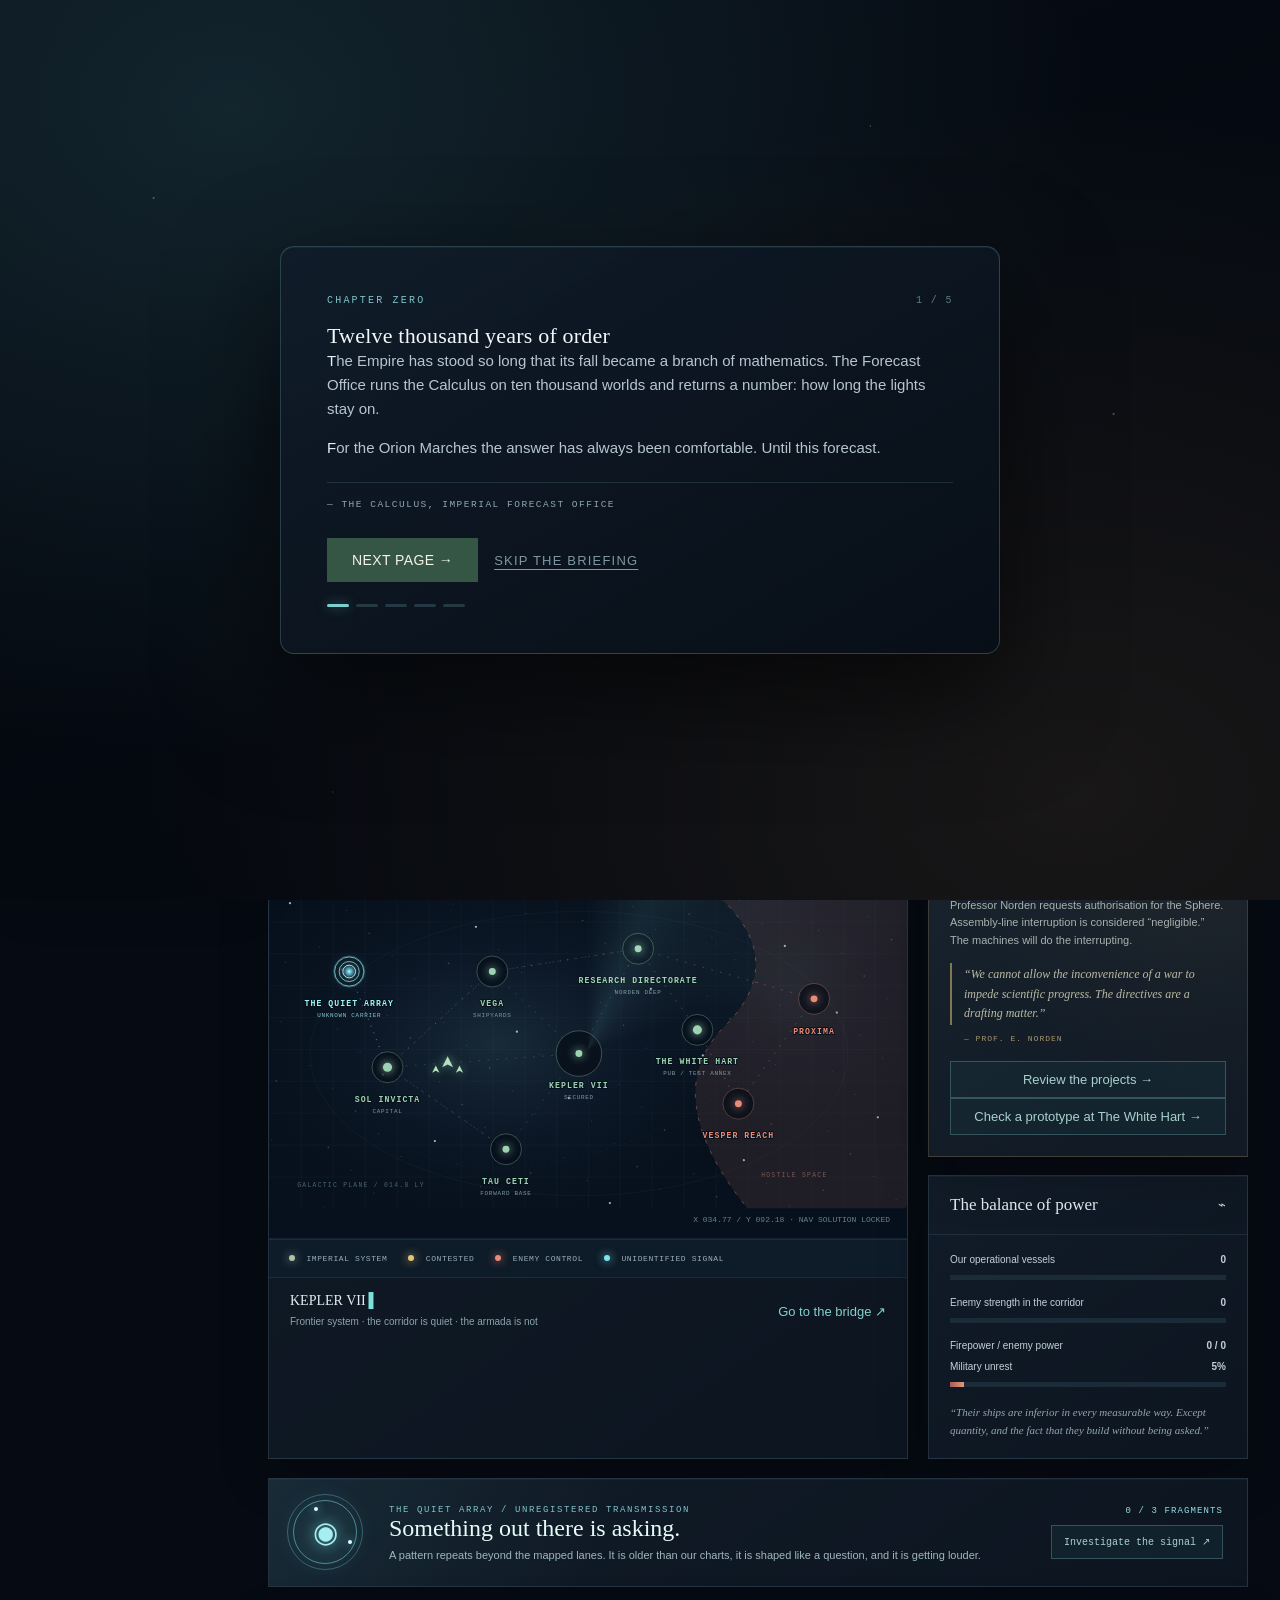
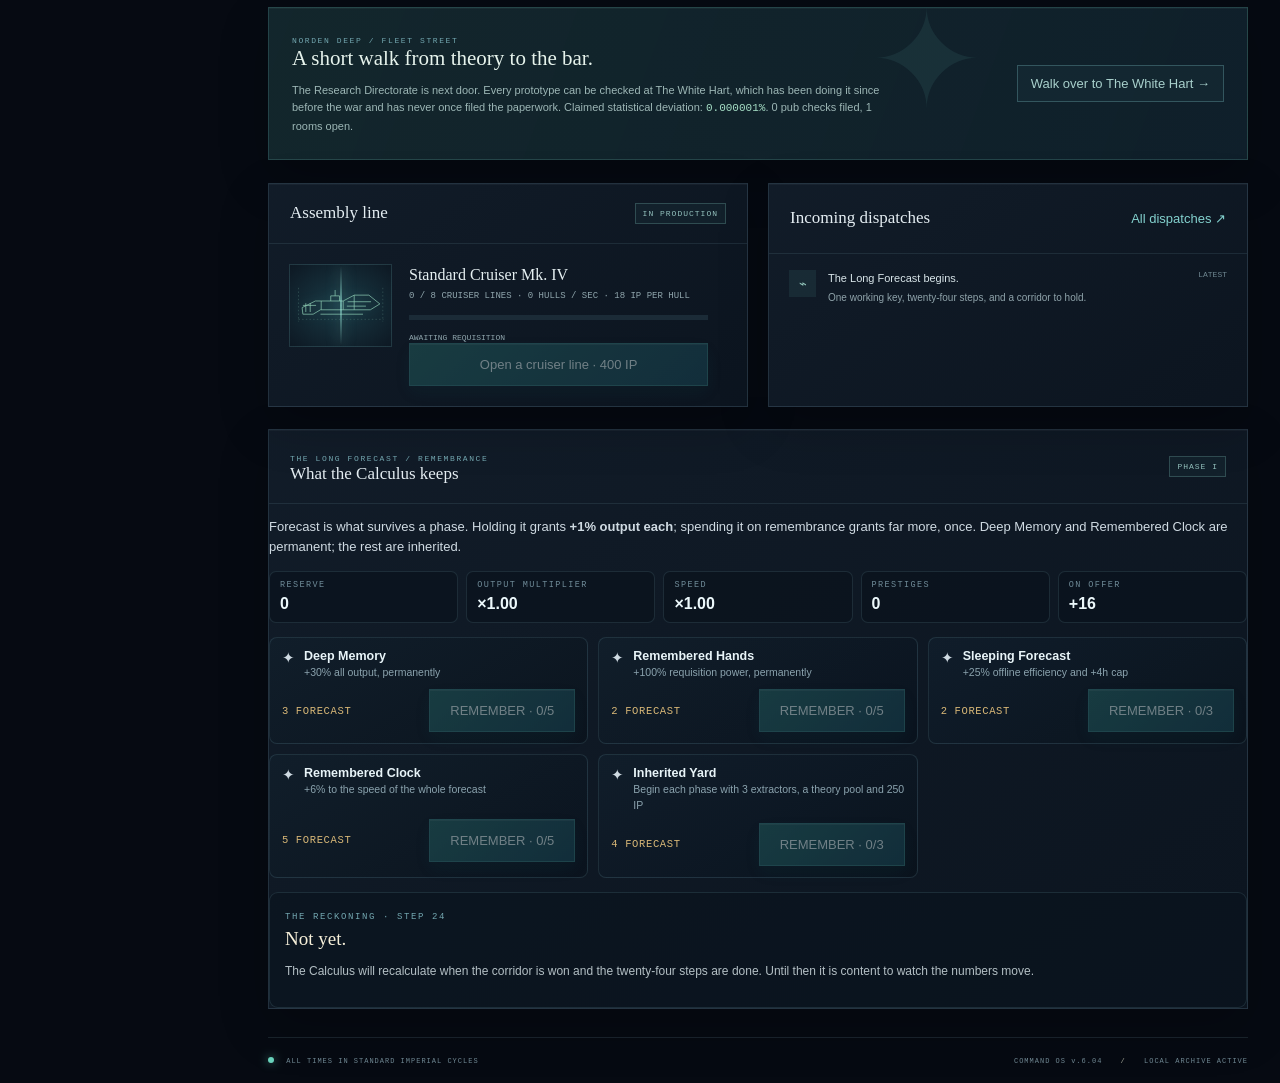
<file: index.html>
<!doctype html>
<html lang="en">
  <head>
    <meta charset="utf-8" />
    <meta name="viewport" content="width=device-width,initial-scale=1,viewport-fit=cover" />
    <meta name="color-scheme" content="dark" />
    <meta name="theme-color" content="#080d16" />
    <meta name="description" content="A dark, Asimov-inspired strategy game about a falling frontier, machines that cannot escape their own directives, and one question asked for ten thousand years." />
    <title>Absolute Superiority — The Long Forecast</title>
    <link rel="stylesheet" href="command.css" />
    <link rel="stylesheet" href="pub-realm.css" />
    <script defer src="src/util.js"></script>
    <script defer src="src/content.js"></script>
    <script defer src="src/lore.js"></script>
    <script defer src="src/live.js"></script>
    <script defer src="src/idle.js"></script>
    <script defer src="src/idle-ui.js"></script>
  </head>
  <body>
    <aside class="sidebar">
      <a class="brand" href="index.html"
        ><span class="crest">✦</span
        ><span
          >ABSOLUTE<br />SUPERIORITY<small>THE BURDEN OF GENIUS · THE LONG FORECAST</small></span
        ></a
      >
      <div class="command-label">SUPREME COMMAND / 01</div>
      <nav aria-label="Command departments">
        <button data-view="headquarters" class="active">
          <span>⌘</span> Headquarters <i>01</i></button
        ><button data-view="research">
          <span>⚛</span> Research Directorate <b>3</b></button
        ><button data-view="production">
          <span>▥</span> Fleet & Production</button
        ><button data-view="bridge"><span>⌖</span> Tactical Bridge</button
        ><button data-view="signal"><span>◉</span> Deep Signal <b id="signal-secret-count">0/2</b></button
        ><button data-view="dispatches">
          <span>▤</span> Dispatches <b>2</b>
        </button>
        <div class="nav-divider"></div>
        <button data-view="white-hart"><span>♧</span> The White Hart</button>
        <p class="annex-note">DIRECTORATE LOCAL & TEST ANNEX</p>
      </nav>
      <div class="sidebar-bottom">
        <p>
          SUPERIORITY IS A THEORY.<br /><strong>SURVIVAL IS AN ORDER.</strong>
        </p>
        <div class="connection"><span></span> SECURE UPLINK ESTABLISHED</div>
      </div>
    </aside>
    <div class="workspace">
      <div class="ambient" aria-hidden="true"></div>
      <header class="topbar">
        <div>
          <span class="live-dot"></span> IMPERIAL DEFENCE NETWORK
          <span class="slash">/</span> <span>COMMAND TERMINAL</span>
        </div>
        <div class="commander">
          <span class="avatar">SC</span
          ><span>Supreme Commander<small>LEVEL OMEGA CLEARANCE</small></span
          ><button id="help" type="button" aria-label="Campaign instructions" title="Campaign instructions">?</button><button id="restart-menu" type="button" aria-label="Restart the game, tutorial or introduction" title="Restart options">⟲</button><button id="fullscreen-toggle" type="button" aria-label="Enter fullscreen" title="Toggle fullscreen">⛶</button>
        </div>
      </header>
      <main>
        <div class="page-heading">
          <div>
            <p class="eyebrow">
              THE ORION CAMPAIGN <span>/</span> THE LONG FORECAST
            </p>
            <h1 id="page-title">Headquarters</h1>
            <p id="page-subtitle">
              The Calculus gave this frontier twelve cycles. Something in the dark is still asking a question.
            </p>
          </div>
          <div class="turn-control">
            <div>
              <span class="eyebrow"
                >CAMPAIGN STEP
                <span class="phase-chip" title="The forecast you are living in"
                  >PHASE <b id="phase-label">I</b></span
                ></span
              ><strong id="cycle">STEP 001 <small>/ 024</small></strong>
            </div>
            <button class="primary" id="requisition">
              Requisition <span>+</span>
            </button>
          </div>
        </div>
        <section class="step-track" id="step-track" aria-label="The twenty-four steps"></section>
        <section
          class="resources"
          aria-label="Campaign resources"
          id="resources"
        ></section>
        <section class="mission" id="mission" aria-label="Current order and the campaign loop"></section>
        <div id="view"></div>
    <section id="pub-realm" class="pub-realm" hidden aria-label="The White Hart">
  <div class="paper-grain" aria-hidden="true"></div>
  <div class="app-shell">
    <header class="masthead">
      <div class="brand-block">
        <button class="pub-crest" id="pub-crest" type="button" aria-label="The White Hart crest" title="The crest of the house"><span>W</span><i>H</i></button>
        <div class="brand-copy">
          <p class="eyebrow">THE RESEARCH DIRECTORATE’S LOCAL SINCE BEFORE THE WAR</p>
          <h1>The White Hart</h1>
          <p class="brand-subtitle">Fleet Street, Norden Deep <span class="brand-dot">·</span> London manners. Local gravity.</p>
        </div>
      </div>
      <div class="night-block" aria-live="polite">
        <div class="night-topline"><span class="live-dot"></span><span id="open-status">OPEN FOR THE EVENING</span><span class="night-season" id="season-label">AUTUMN</span></div>
        <div class="night-title"><span id="night-label">WEDNESDAY</span><strong id="night-count">01</strong><span class="night-divider">/</span><span class="night-goal">10 WEDNESDAYS</span></div>
        <div class="night-track"><span id="night-progress"></span></div>
        <div class="night-foot"><span id="clock-label">7:00 PM</span><span id="streak-label">0 survived in a row</span><span id="weather-label" class="weather-label">CLEAR</span></div>
      </div>
      <div class="header-actions">
        <div class="secret-counter" id="secret-counter" title="Easter eggs found on the premises">
          <span class="secret-icon" aria-hidden="true">🥚</span><strong id="secret-count">0</strong><span class="secret-total" id="secret-total">/16</span>
        </div>
        <button class="icon-button" id="sound-button" type="button" aria-label="Turn sound on" title="Sound on / off"><span id="sound-icon">◖</span><span class="action-caption">SOUND</span></button>
        <button class="icon-button" id="help-button" type="button" aria-label="How to play" title="How to play"><span>?</span><span class="action-caption">HELP</span></button>
        <button class="icon-button restart-button" id="restart-button" type="button" aria-label="Start a new game" title="Start a new game"><span>↻</span><span class="action-caption">NEW</span></button>
      </div>
    </header>

    <section class="resource-bar" aria-label="Pub resources">
      <div class="resource-cell resource-pints"><span class="resource-icon" aria-hidden="true">🍺</span><div><span class="resource-name">PINTS</span><strong id="pub-pints">0</strong></div><span class="resource-rate" id="pub-rate-pints">—</span></div>
      <div class="resource-cell"><span class="resource-icon" aria-hidden="true">🪑</span><div><span class="resource-name">PATRONS</span><strong id="pub-patrons">0</strong></div><span class="resource-rate" id="pub-rate-patrons">—</span></div>
      <div class="resource-cell"><span class="resource-icon" aria-hidden="true">🔊</span><div><span class="resource-name">NOISE</span><strong id="pub-noise">0</strong></div><span class="resource-rate" id="pub-rate-noise">—</span></div>
      <div class="resource-cell resource-se"><span class="resource-icon" aria-hidden="true">🔇</span><div><span class="resource-name">SILENCE ENERGY</span><strong id="pub-se">0</strong></div><span class="resource-rate" id="pub-rate-se">—</span></div>
      <div class="resource-cell"><span class="resource-icon" aria-hidden="true">⚗️</span><div><span class="resource-name">CHECKS</span><strong id="pub-checks">0</strong></div><span class="resource-rate" id="pub-rate-checks">—</span></div>
      <div class="resource-cell"><span class="resource-icon" aria-hidden="true">🎩</span><div><span class="resource-name">STAFF</span><strong id="pub-staff-count">0</strong></div><span class="resource-rate" id="pub-rate-tier">TIER I</span></div>
    </section>

    <section class="annex-location" aria-label="The White Hart in the campaign"><div class="annex-orbit" aria-hidden="true">✦</div><div><p class="eyebrow">ABSOLUTE SUPERIORITY / NORDEN DEEP</p><p>The Directorate builds the future next door, to three directives.<br><em>We check whether it keeps the second one.</em></p></div><button type="button" class="annex-jump" data-annex-jump>Prototype checks <span>0.000001% deviation*</span></button></section>
    <section id="annex-running" class="annex-running" hidden data-annex-controls aria-label="Active prototype check"><div><span class="eyebrow">EXPERIMENT IN PROGRESS</span><strong id="annex-trial-name"></strong><p id="annex-pause-note"></p></div><div class="annex-sampling"><label for="annex-progress" id="annex-seconds">0 / 12 seconds</label><progress id="annex-progress" max="100" value="0"></progress><span id="annex-pint">0 / 1 control pint served</span></div><button id="annex-cancel" type="button">Cancel check</button></section>
    <main class="game-layout">
      <section class="pub-panel panel">
        <div class="section-heading">
          <div>
            <p class="eyebrow">WEDNESDAY SERVICE <span class="heading-rule"></span></p>
            <h2>The pub is almost peaceful.</h2>
          </div>
          <div class="door-status"><span class="door-light"></span><span id="door-status">DOOR OPEN</span></div>
        </div>
        <div class="stage-frame" id="stage-frame">
          <div class="stage-topline"><span>THE WHITE HART</span><span>FLEET STREET <i>✦</i> NORDEN DEEP</span></div>
          <div class="stage-inner" id="stage-inner">
            <div class="pub-floor" id="pub-floor"></div>
            <div id="annex-stage-trial" class="annex-stage-trial" hidden aria-hidden="true"><span id="annex-stage-icon">⚗</span><div><small>DIRECTORATE BENCH TELEMETRY</small><strong id="annex-stage-label"></strong></div><i>● LIVE</i></div>
            <div class="stage-dusk" id="stage-dusk" aria-hidden="true"></div>
            <div class="stage-flash" id="stage-flash" aria-hidden="true"></div>
          </div>
          <div class="stage-bottomline"><span>THE ROOM WHERE EVERYBODY KNOWS YOUR BUSINESS</span><span id="scene-note">THE SILENCER IS LISTENING</span></div>
        </div>
        <div class="room-navigation">
          <button class="nav-arrow" id="room-prev" type="button" aria-label="Previous rooms">‹</button>
          <div class="room-page-list" id="room-tabs" aria-label="Room pages"></div>
          <button class="nav-arrow" id="room-next" type="button" aria-label="Next rooms">›</button>
          <span class="swipe-hint">SWIPE TO WANDER</span>
        </div>
        <div class="scene-caption"><span class="caption-seal">✦</span><span id="scene-caption">Three regulars have arrived. One of them has brought a notebook and an opinion.</span></div>
      </section>

      <aside class="management-column" aria-label="Pub management">
        <section class="tour-card panel" id="pub-tour" aria-label="The evening’s orders">
          <div class="tour-head"><p class="eyebrow" id="pub-tour-eyebrow">THE ANNEX ORDERS <span class="heading-rule"></span></p><strong id="pub-tour-count">0 / 5</strong></div>
          <h2 id="pub-tour-title">How an annex is run.</h2>
          <ol class="tour-steps" id="pub-tour-steps"></ol>
          <p class="tour-loop" id="pub-tour-loop">THE LOOP: pour → absorb → vent → spend → grow. The Silencer turns a loud room into Silence Energy, and Silence Energy turns into everything else.</p>
        </section>
        <section class="meter-card panel" id="energy-card" aria-live="polite">
          <div class="meter-head">
            <div><p class="eyebrow">THE FENTON SILENCER</p><h2>Room noise</h2></div>
            <div class="meter-percentage" id="energy-percent">18<span>%</span></div>
          </div>
          <div class="energy-numbers"><strong><span id="energy-readout">18</span><span class="slash"> / </span><span id="energy-capacity">100</span><small> dB</small></strong><span class="energy-flow" id="energy-flow">+0.0 / sec</span></div>
          <div class="energy-track" role="progressbar" aria-label="Room noise" aria-valuemin="0" aria-valuemax="100" aria-valuenow="18"><span id="energy-fill"></span><span class="energy-marks" aria-hidden="true"><i style="left:70%"></i><i style="left:85%"></i><i style="left:95%"></i></span></div>
          <p class="energy-status" id="energy-status"><span class="warning-icon">✦</span><span>Comfortably below catastrophe.</span></p>
          <div class="meter-actions">
            <button class="action-button" id="vent-button" type="button"><span aria-hidden="true">↧</span><span id="vent-button-label">VENT</span></button>
            <button class="action-button ghost" id="upgrade-button" type="button"><span aria-hidden="true">⚙</span><span>UPGRADES</span></button>
          </div>
        </section>

        <section class="silencer-card panel" id="silencer-card">
          <div class="machine-glow" id="machine-glow" aria-hidden="true"></div>
          <div class="silencer-head">
            <p class="eyebrow">THE APPARATUS <span class="heading-rule"></span></p>
            <h2 id="silencer-name">The Prototype</h2>
            <p class="silencer-tier" id="silencer-tier">TIER I</p>
          </div>
          <div class="stat-row">
            <div class="stat"><span class="stat-label">ABSORPTION</span><strong id="absorption-value">5.0 <small>dB / sec</small></strong></div>
            <div class="stat"><span class="stat-label">VENT RATE</span><strong id="vent-rate-value">0.0 <small>SE / sec</small></strong></div>
          </div>
          <div class="stat-row">
            <div class="stat"><span class="stat-label">HOUSING</span><strong id="home-room">GENERAL BAR</strong></div>
            <div class="stat"><span class="stat-label">ZONES</span><strong id="active-zones">1 ACTIVE</strong></div>
          </div>
          <div class="stat-row">
            <div class="stat"><span class="stat-label">CAPACITY</span><strong id="meter-tier-cap">100 SE</strong></div>
            <div class="stat"><span class="stat-label">INCIDENTS</span><strong id="explosion-count">0</strong></div>
          </div>
        </section>

        <section class="serve-card panel">
          <p class="eyebrow">THE BAR <span class="heading-rule"></span></p>
          <h2 id="serve-title">Pull a pint.</h2>
          <p class="serve-detail" id="serve-detail">Service runs itself now. Pull a pint anyway: the landlord counts every hand-pulled pint, and so does the Calculus.</p>
          <div class="serve-actions">
            <button class="action-button primary" id="serve-button" type="button"><span aria-hidden="true">🍺</span><span id="serve-button-label">PULL A PINT</span></button>
            <button class="action-button ghost" id="serve-cancel" type="button" hidden>CANCEL</button>
          </div>
        </section>

        <section class="reputation-card panel">
          <div class="reputation-head"><p class="eyebrow">THE NEIGHBOURHOOD</p><strong id="reputation-value">100</strong></div>
          <div class="reputation-track"><span id="reputation-fill"></span></div>
          <p class="standing-copy" id="standing-copy">Beloved, if occasionally loud.</p>
        </section>

        <section class="press-card panel">
          <p class="eyebrow" id="press-tag">LATEST EDITION · WEDNESDAY</p>
          <h3 id="press-headline">“Regulars insist the pub is perfectly normal.”</h3>
          <p id="press-copy">The Fenton apparatus has been switched on. Nobody is quite sure by whom.</p>
          <button class="text-button" id="journal-button" type="button">OPEN THE JOURNAL <span aria-hidden="true">→</span></button>
        </section>

        <nav class="dock" aria-label="Pub management shortcuts">
          <button class="dock-button" id="shop-button" type="button"><span aria-hidden="true">🚪</span><span>ROOMS</span></button>
          <button class="dock-button" id="staff-button" type="button"><span aria-hidden="true">🎩</span><span>STAFF</span></button>
          <button class="dock-button" id="amenities-button" type="button"><span aria-hidden="true">🪑</span><span>AMENITIES</span></button>
          <button class="dock-button" id="dock-vent-button" type="button"><span aria-hidden="true">↧</span><span id="dock-vent-copy">VENT</span></button>
        </nav>
        <p class="save-status" id="pub-save-status">SAVED LOCALLY</p>
      </aside>
    </main>
  </div>

  <section id="pub-laboratory" class="pub-laboratory" data-annex-controls aria-labelledby="annex-title">
    <div class="annex-lab-header"><div><p class="eyebrow">RESEARCH DIRECTORATE · FIELD STATION W.H. / 001</p><h2 id="annex-title">The experimental round.</h2><p>Oak panelling. Proper ale. A vacuum-tube computer where the fruit machine used to be.</p></div><div class="deviation-seal"><span>CLAIMED STATISTICAL DEVIATION</span><strong>0.000001%</strong><small>“Practically the universe itself.” — Norden</small></div></div>
    <p class="annex-lore">Every scientist here works at the Directorate next door. They bring their theories; Fenton brings a bell jar; the landlord insists on a beer mat. A prototype check is really a test of the first directive — whether the machine can be used without destroying a crew — and the pub is the only place in Norden Deep where the answer is honest. All three projects can be checked during ordinary pub service.</p>
    <div class="annex-lab-meta"><span id="annex-link-state"></span><button type="button" class="annex-nav" data-view="research">Return to the Research Directorate ↗</button></div>
    <div id="annex-projects" class="annex-projects"></div>
    <p id="annex-message" class="annex-message" role="status"></p>
    <article id="annex-report" class="annex-report" hidden><span class="eyebrow">FIELD REPORT / WITNESSED BY THE LANDLORD</span><h3 id="annex-report-title"></h3><p id="annex-report-finding"></p><p class="annex-fatal-flaw" id="annex-report-flaw"></p><p id="annex-report-result"></p><button type="button" class="annex-nav" data-view="research">File reviewed. Back to the Directorate →</button></article>
    <p class="annex-footnote">* Professor Norden’s stated deviation, not independent certification. A check requires 12 seconds of active service and one freshly served control pint. Charges apply only on completion. Each initial check counts toward the campaign’s two field tests; engineering safeguards are still mandatory. Certified projects remain available for a 5 IP repeat audit. Leaving cancels unfinished readings, at no charge.</p>
  </section>

  <div class="toast" id="toast" hidden>
    <div class="toast-body">
      <p class="toast-title" id="toast-title">Notice</p>
      <p class="toast-copy" id="toast-body">Something has happened.</p>
    </div>
    <button class="toast-close" id="toast-close" type="button" aria-label="Dismiss">×</button>
  </div>

  <div class="achievement-pop" id="achievement-pop" hidden>
    <span class="achievement-icon" id="achievement-icon">★</span>
    <div><p class="achievement-kicker">ACHIEVEMENT</p><p class="achievement-name" id="achievement-name">One For The Road</p><p class="achievement-desc" id="achievement-desc">Serve your first pint.</p></div>
  </div>

  <div class="modal-root" id="modal-root" hidden>
    <div class="modal-backdrop" data-close-modal="1"></div>
    <div class="modal-panel" role="dialog" aria-modal="true" aria-labelledby="modal-title">
      <button class="modal-close" id="modal-close" type="button" aria-label="Close">×</button>
      <div class="modal-content" id="modal-content"></div>
    </div>
  </div>

  <div class="crisis-screen" id="crisis-screen" hidden>
    <div class="crisis-inner">
      <p class="crisis-kicker" id="crisis-kicker">EXTRA! EXTRA!</p>
      <h2 class="crisis-title" id="crisis-title">FENTON SILENCER EXPLODES</h2>
      <p class="crisis-copy" id="crisis-copy">“We told you so,” say physicists.</p>
      <button class="crisis-button" id="crisis-button" type="button">CONTINUE →</button>
    </div>
  </div>

  <div class="pub-intro" id="pub-intro" role="dialog" aria-label="The landlord’s briefing" hidden></div>

  <div class="tooltip" id="tooltip" hidden></div>
  <p class="visually-hidden" id="live-announcer" aria-live="polite"></p>
    </section>
        <footer>
          <span
            ><span class="live-dot"></span> ALL TIMES IN STANDARD IMPERIAL
            CYCLES</span
          ><span
            >COMMAND OS v.6.04 <span class="slash">/</span>
            <span id="save-status">LOCAL ARCHIVE ACTIVE</span></span
          >
        </footer>
      </main>
    </div>
    <div id="prologue" class="prologue" role="dialog" aria-label="Campaign introduction" hidden></div>
    <aside id="tour-coach" class="tour-coach" aria-label="Tutorial coach" hidden></aside>
    <dialog id="briefing">
      <div class="eyebrow">CLASSIFIED / COMMAND BRIEFING</div>
      <h2 id="dialog-title"></h2>
      <div id="dialog-copy"></div>
      <button class="primary" id="close-dialog">Acknowledged →</button>
    </dialog>
    <div id="command-toast" role="status"></div>
  </body>
</html>
</file>
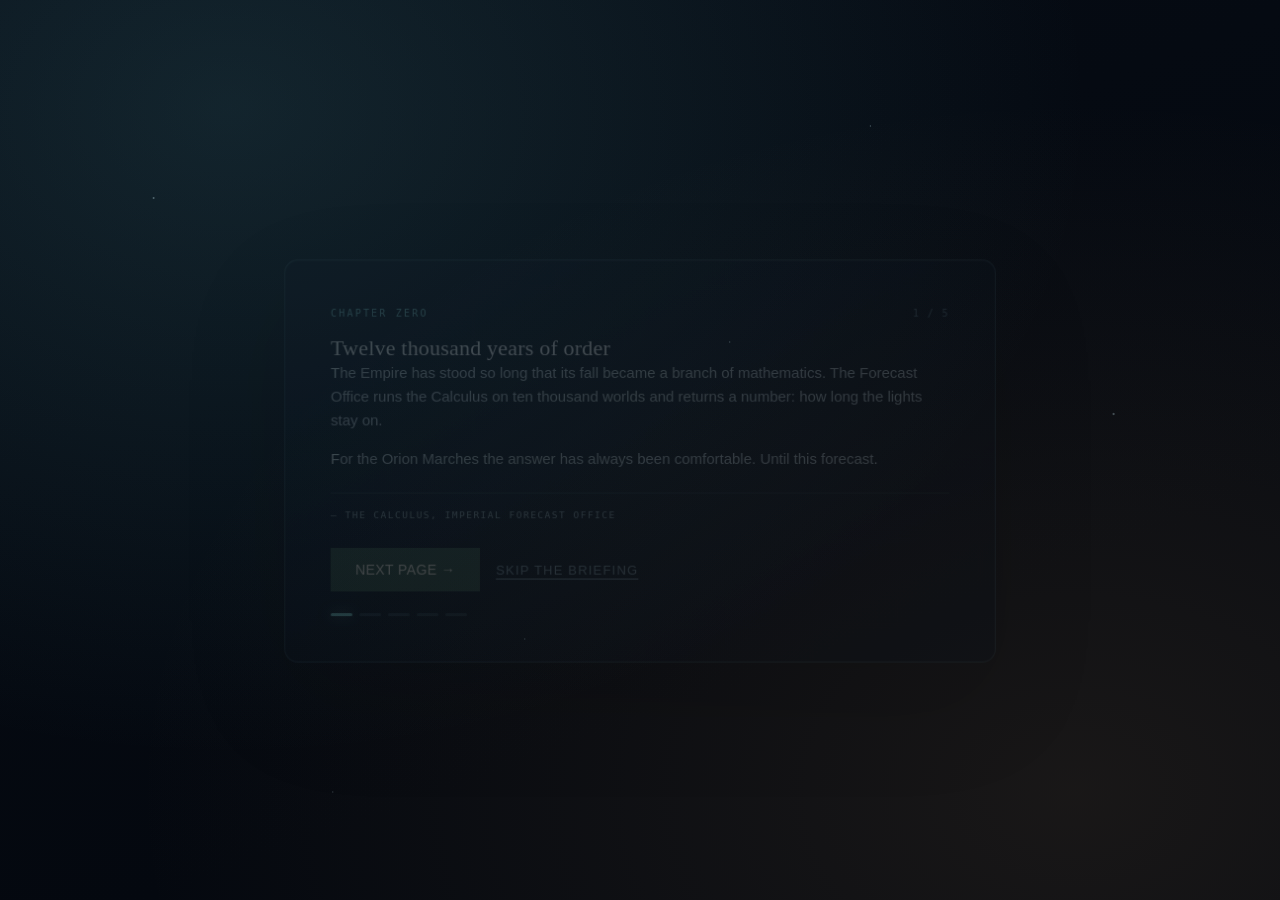
<file: white-hart.html>
<!doctype html>
<html lang="en">
<head>
  <meta charset="utf-8">
  <meta name="viewport" content="width=device-width, initial-scale=1, viewport-fit=cover">
  <meta name="color-scheme" content="dark">
  <meta http-equiv="refresh" content="0; url=index.html#white-hart">
  <title>The White Hart — now inside Absolute Superiority</title>
  <link rel="canonical" href="index.html#white-hart">
</head>
<body style="font-family:Georgia,serif;background:#080d16;color:#e5edf4;display:grid;place-items:center;min-height:100vh;margin:0;padding:16px;overflow-x:clip">
  <p>The White Hart has moved next door to the Research Directorate. <a style="color:#82d9df" href="index.html#white-hart">Walk in →</a></p>
</body>
</html>
</file>
<file: command.css>
:root {
  --bg: #eeeae1;
  --paper: #f8f6ef;
  --ink: #24332f;
  --muted: #7a8175;
  --green: #355a49;
  --line: #d7d7ca;
  --red: #a94e3a;
  --gold: #a08245;
  --dark: #111f24;
}
* {
  box-sizing: border-box;
}
body {
  margin: 0;
  background: var(--bg);
  color: var(--ink);
  font-family: Arial, Helvetica, sans-serif;
  font-size: 13px;
}
button,
a {
  -webkit-tap-highlight-color: transparent;
}
button:not(.pub-realm *) {
  font: inherit;
  cursor: pointer;
}
button:disabled:not(.pub-realm *) {
  opacity: 0.45;
  cursor: not-allowed;
}
a {
  color: inherit;
  text-decoration: none;
}
button:focus-visible,
a:focus-visible {
  outline: 3px solid #b78c49;
  outline-offset: 3px;
}
.sidebar {
  position: fixed;
  inset: 0 auto 0 0;
  z-index: 3;
  width: 236px;
  background: var(--dark);
  color: #a1aaa8;
  padding: 33px 22px;
  display: flex;
  flex-direction: column;
  border-right: 1px solid #344043;
}
.brand {
  display: flex;
  gap: 12px;
  align-items: center;
  color: #e6e9dd;
  font-family: Georgia, serif;
  font-size: 19px;
  letter-spacing: 1.4px;
  line-height: 1.16;
}
.crest {
  font-size: 47px;
  color: #b6b893;
}
.brand small {
  display: block;
  font: 8px monospace;
  letter-spacing: 1.65px;
  margin-top: 10px;
  color: #9da79e;
}
.command-label {
  font: 9px monospace;
  letter-spacing: 1.4px;
  color: #6d7e7e;
  margin: 48px 9px 18px;
}
nav button,
nav a {
  border: 0;
  background: none;
  color: #9eaaa7;
  text-align: left;
  width: 100%;
  padding: 15px 12px;
  display: flex;
  align-items: center;
  gap: 12px;
  margin: 4px 0;
  font-size: 12px;
}
nav button.active {
  background: #2c403c;
  color: #e8e9d8;
  border-left: 2px solid #c4c79e;
  padding-left: 10px;
}
nav button:hover,
nav a:hover {
  background: #233438;
}
nav span {
  font-size: 19px;
  width: 20px;
}
nav i {
  margin-left: auto;
  font: 10px monospace;
  opacity: 0.6;
}
nav b {
  margin-left: auto;
  background: #414a3d;
  color: #d8d7b4;
  padding: 3px 6px;
  font: 10px monospace;
}
.nav-divider {
  height: 1px;
  background: #2b383a;
  margin: 26px 10px 14px;
}
.annex-note {
  font: 8px monospace;
  letter-spacing: 1px;
  margin-left: 12px;
  color: #607271;
}
.sidebar-bottom {
  margin-top: auto;
  padding-top: 35px;
  text-align: center;
}
.sidebar-bottom p {
  font: 9px/1.9 monospace;
  color: #6e807b;
  letter-spacing: 1px;
}
.sidebar-bottom strong {
  color: #a2ada0;
  font-weight: normal;
}
.connection {
  font: 8px monospace;
  letter-spacing: 0.5px;
  border-top: 1px solid #304043;
  padding-top: 23px;
  margin-top: 25px;
}
.connection span,
.live-dot {
  display: inline-block;
  width: 6px;
  height: 6px;
  border-radius: 50%;
  background: #77916b;
  margin-right: 7px;
}
.workspace {
  margin-left: 236px;
}
.topbar {
  height: 77px;
  border-bottom: 1px solid var(--line);
  display: flex;
  align-items: center;
  justify-content: space-between;
  padding: 0 35px;
  font: 9px monospace;
  letter-spacing: 1px;
  background: #f4f1e9;
}
.slash {
  padding: 0 13px;
  color: #a3a697;
}
.commander {
  display: flex;
  gap: 12px;
  align-items: center;
  font: 12px Arial;
  letter-spacing: 0;
}
.avatar {
  padding: 11px 8px;
  background: #e1e2d5;
  border: 1px solid #c7ccbc;
  font: 12px Georgia;
}
.commander small {
  display: block;
  font: 8px monospace;
  letter-spacing: 1px;
  margin-top: 5px;
  color: var(--muted);
}
.commander button {
  border: 1px solid #bfc4b7;
  background: none;
  border-radius: 50%;
  margin-left: 12px;
  color: #6e7c70;
}
main {
  max-width: 1600px;
  margin: auto;
  padding: 31px 35px 0;
}
.page-heading {
  display: flex;
  align-items: center;
  justify-content: space-between;
  margin-bottom: 27px;
}
.eyebrow {
  font: 9px monospace;
  letter-spacing: 1.6px;
  color: #75806d;
  margin: 0 0 12px;
}
.eyebrow span {
  padding: 0 10px;
  color: #a8ac9e;
}
h1:not(.pub-realm *) {
  font:
    38px Georgia,
    serif;
  letter-spacing: -1.3px;
  margin: 0 0 9px;
}
h2:not(.pub-realm *) {
  font:
    22px Georgia,
    serif;
  margin: 0;
}
h3:not(.pub-realm *) {
  font:
    19px Georgia,
    serif;
  margin: 10px 0;
}
p:not(.pub-realm *) {
  line-height: 1.6;
}
.page-heading p:last-child {
  margin: 0;
  color: #7b8074;
  font-size: 12px;
}
.turn-control {
  display: flex;
  align-items: center;
  gap: 24px;
}
.turn-control .eyebrow {
  display: block;
  font-size: 8px;
  margin-bottom: 7px;
}
.turn-control strong {
  font: 17px monospace;
}
.turn-control small {
  font-size: 11px;
  color: #949a89;
}
.primary {
  border: 1px solid #355545;
  background: #355545;
  color: #f5f3e7;
  padding: 13px 20px;
  font-size: 11px;
}
.primary span {
  margin-left: 25px;
}
.primary:hover {
  background: #244434;
}
.resources {
  display: grid;
  grid-template-columns: repeat(5, 1fr);
  border: 1px solid var(--line);
  background: #f5f3eb;
  margin-bottom: 27px;
}
.resource {
  padding: 18px 20px;
  border-right: 1px solid var(--line);
}
.resource:last-child {
  border: 0;
}
.resource .label {
  font: 8px monospace;
  letter-spacing: 1px;
  color: #77806e;
}
.resource .value {
  display: flex;
  align-items: baseline;
  gap: 9px;
  margin-top: 10px;
  font: 26px Georgia;
}
.resource .value small {
  font: 10px monospace;
  color: #8b917d;
}
.resource .rate {
  font: 9px monospace;
  color: #678064;
  margin-top: 8px;
}
.resource.warn .value,
.resource.warn .rate {
  color: var(--red);
}
.grid {
  display: grid;
  grid-template-columns: minmax(0, 1fr) 304px;
  gap: 23px;
}
.panel {
  background: var(--paper);
  border: 1px solid var(--line);
}
.panel-head {
  display: flex;
  align-items: center;
  justify-content: space-between;
  padding: 19px 21px;
  border-bottom: 1px solid var(--line);
}
.panel-head h2 {
  font: 17px Georgia;
}
.panel-head .eyebrow {
  font-size: 8px;
  margin: 0;
}
.tag {
  font: 8px monospace;
  letter-spacing: 1px;
  border: 1px solid #c4cbbb;
  color: #61745e;
  padding: 5px 7px;
}
.map {
  position: relative;
  background: #15272a;
  overflow: hidden;
}
.map svg {
  width: 100%;
  height: 340px;
  display: block;
}
.map-label {
  position: absolute;
  top: 17px;
  left: 20px;
  font: 8px monospace;
  letter-spacing: 1.5px;
  color: #889b91;
}
.map-coordinate {
  position: absolute;
  bottom: 14px;
  right: 17px;
  font: 8px monospace;
  color: #7a8f85;
}
.map-node {
  cursor: pointer;
  outline: none;
}
.map-node:hover circle:first-child,
.map-node:focus circle:first-child {
  stroke: #edf0bb;
  stroke-width: 2;
}
.map text {
  font-family: monospace;
  letter-spacing: 1px;
}
.map-legend {
  display: flex;
  gap: 21px;
  padding: 14px 20px;
  background: #1b2e30;
  color: #a0aea1;
  font: 8px monospace;
  letter-spacing: 0.6px;
}
.map-legend i {
  display: inline-block;
  width: 6px;
  height: 6px;
  background: #adc7a1;
  margin-right: 6px;
}
.map-legend .enemy {
  background: #c07c63;
}
.map-legend .contested {
  background: #c5ad6e;
}
.system-detail {
  padding: 15px 21px;
  display: flex;
  justify-content: space-between;
  align-items: center;
  gap: 15px;
}
.system-detail strong {
  font: 14px Georgia;
}
.system-detail p {
  margin: 5px 0 0;
  font-size: 10px;
  color: #838774;
}
.text-button {
  border: 0;
  background: none;
  color: var(--green);
  font: 10px monospace;
  white-space: nowrap;
  padding: 8px 0;
}
.right-column {
  display: flex;
  flex-direction: column;
  gap: 20px;
}
.alert-card {
  padding: 21px;
  background: #f1ede1;
  border: 1px solid #d5cab3;
  position: relative;
}
.alert-card .eyebrow {
  color: #9b694b;
}
.stamp {
  position: absolute;
  right: 18px;
  top: 20px;
  color: #a35c44;
  border: 1px solid #a35c44;
  padding: 3px 7px;
  font: 9px monospace;
  transform: rotate(-7deg);
}
.alert-card h3 {
  margin: 19px 0 11px;
  line-height: 1.3;
  max-width: 225px;
}
.alert-card p {
  font-size: 11px;
  color: #78796a;
  margin: 0 0 14px;
}
.quote {
  border-left: 2px solid #b8b99d;
  padding: 2px 0 2px 12px;
  font: italic 12px/1.6 Georgia;
  color: #797e67;
}
.author {
  font: 8px monospace;
  letter-spacing: 1px;
  color: #8a8c79;
  margin: 9px 0 18px 14px;
}
.outline {
  border: 1px solid #b5bdab;
  padding: 10px 13px;
  background: transparent;
  color: #425944;
  font-size: 10px;
}
.wide {
  width: 100%;
}
.status-body {
  padding: 19px 21px;
}
.meter-row {
  display: flex;
  justify-content: space-between;
  font-size: 10px;
  margin-bottom: 10px;
}
.meter {
  height: 5px;
  background: #e3e4d8;
  margin-bottom: 17px;
}
.meter i {
  display: block;
  height: 100%;
  background: #728167;
}
.meter.red i {
  background: #b58158;
}
.status-note {
  font: italic 11px/1.6 Georgia;
  color: #8b8d79;
  margin-bottom: 0;
}
.bottom-grid {
  display: grid;
  grid-template-columns: 1fr 1fr;
  gap: 23px;
  margin-top: 23px;
}
.production-body {
  display: flex;
  gap: 17px;
  padding: 20px;
}
.ship-art {
  width: 103px;
  min-width: 103px;
  height: 83px;
  background: #eceee3;
  display: grid;
  place-items: center;
  border: 1px solid #dce0d1;
}
.ship-art svg {
  width: 88px;
}
.production-body h3 {
  font-size: 16px;
  margin: 2px 0 7px;
}
.production-body p {
  font: 9px monospace;
  color: #7e8572;
  margin: 0 0 14px;
}
.production-body .meter {
  margin: 8px 0;
  width: 100%;
  min-width: 145px;
}
.mini-status {
  font: 8px monospace;
  color: #6f7d62;
}
.dispatch {
  display: flex;
  gap: 12px;
  padding: 16px 20px;
  border-bottom: 1px solid #e2e1d7;
}
.dispatch:last-child {
  border: 0;
}
.dispatch-icon {
  width: 27px;
  height: 27px;
  flex-shrink: 0;
  background: #e7e8dc;
  color: #748069;
  display: grid;
  place-items: center;
}
.dispatch strong {
  font-size: 11px;
  font-weight: normal;
}
.dispatch p {
  font-size: 10px;
  color: #858975;
  margin: 5px 0 0;
}
.dispatch time {
  margin-left: auto;
  font: 8px monospace;
  color: #969986;
  white-space: nowrap;
}
footer:not(.pub-realm *) {
  display: flex;
  justify-content: space-between;
  gap: 15px;
  border-top: 1px solid #d7d9cb;
  margin-top: 28px;
  padding: 19px 0;
  font: 7px monospace;
  letter-spacing: 1px;
  color: #8e9682;
}
.cards {
  display: grid;
  grid-template-columns: repeat(3, 1fr);
  gap: 22px;
}
.research-card {
  padding: 24px;
}
.research-icon {
  font-size: 50px;
  color: #7b8d70;
  background: #e9ecdf;
  text-align: center;
  padding: 20px;
  margin: 18px 0;
}
.research-card p {
  font-size: 12px;
  color: #7a816e;
  min-height: 55px;
}
.research-card .outline {
  margin-top: 10px;
}
.toolbar {
  display: flex;
  flex-wrap: wrap;
  gap: 12px;
  margin: 22px 0;
}
.report {
  padding: 25px;
  line-height: 1.8;
}
.battle-stage {
  height: 320px;
  background: radial-gradient(ellipse at center, #273f3d, #142529);
  position: relative;
  overflow: hidden;
  display: flex;
  align-items: center;
  justify-content: space-around;
}
.fleet-symbol {
  font-size: 65px;
  color: #a8c19f;
  letter-spacing: 12px;
  max-width: 45%;
  overflow-wrap: anywhere;
}
.fleet-symbol.hostile {
  color: #bb7a61;
}
.battle-center {
  position: absolute;
  top: 24px;
  color: #9cae9b;
  font: 10px monospace;
  letter-spacing: 2px;
}
.battle-stage:after {
  content: "";
  position: absolute;
  inset: 0;
  background: repeating-linear-gradient(
    0deg,
    transparent,
    transparent 3px,
    #0000000c 4px
  );
  pointer-events: none;
}
.battle-stats {
  display: flex;
  justify-content: space-between;
  padding: 20px;
  font: 12px monospace;
}
.back-annex {
  position: fixed;
  bottom: 12px;
  left: 12px;
  z-index: 9999;
}
dialog {
  max-width: 530px;
  width: calc(100% - 40px);
  background: var(--paper);
  border: 1px solid #9ba18d;
  color: var(--ink);
  padding: 32px;
  box-shadow: 0 20px 100px #0005;
}
dialog::backdrop {
  background: #0a181dbb;
}
dialog p {
  color: #707961;
  font-size: 13px;
}
dialog .primary {
  margin-top: 20px;
}
#command-toast {
  position: fixed;
  bottom: 28px;
  left: calc(50% + 100px);
  transform: translateX(-50%);
  background: #263f34;
  color: #f0eddd;
  padding: 16px 24px;
  box-shadow: 0 5px 20px #0002;
  z-index: 10;
  max-width: 80%;
  display: none;
  font-size: 12px;
}
#command-toast.visible {
  display: block;
}
@media (min-width: 1450px) {
  .map svg {
    height: 390px;
  }
  .resource {
    padding: 23px;
  }
  .alert-card {
    padding: 25px;
  }
  .grid {
    grid-template-columns: minmax(0, 1fr) 330px;
  }
}
@media (max-width: 1150px) {
  .sidebar {
    width: 205px;
    padding: 28px 15px;
  }
  .workspace {
    margin-left: 205px;
  }
  main {
    padding: 25px 22px 0;
  }
  .topbar {
    padding: 0 22px;
  }
  .grid {
    grid-template-columns: minmax(0, 1fr) 270px;
    gap: 16px;
  }
  .resource {
    padding: 16px 12px;
  }
  .topbar > div:first-child {
    font-size: 8px;
  }
  .bottom-grid {
    gap: 16px;
  }
  .brand {
    font-size: 16px;
  }
  .production-body {
    padding: 15px;
  }
  .ship-art {
    min-width: 65px;
    width: 65px;
  }
  .ship-art svg {
    width: 60px;
  }
}
@media (max-width: 950px) {
  .grid {
    grid-template-columns: 1fr;
  }
  .right-column {
    display: grid;
    grid-template-columns: 1fr 1fr;
  }
  .cards {
    grid-template-columns: 1fr;
  }
  .topbar > div:first-child {
    display: none;
  }
  .topbar {
    justify-content: flex-end;
  }
  .turn-control {
    gap: 12px;
  }
  .resource .label {
    font-size: 7px;
  }
  .resource .value {
    font-size: 23px;
  }
  .resource .rate {
    font-size: 8px;
  }
  .bottom-grid {
    grid-template-columns: 1fr;
  }
  .page-heading {
    gap: 15px;
  }
  h1 {
    font-size: 32px;
  }
}
@media (max-width: 650px) {
  .sidebar {
    position: relative;
    width: 100%;
    padding: 18px;
  }
  .brand {
    font-size: 16px;
  }
  .crest {
    font-size: 36px;
  }
  .command-label,
  .sidebar-bottom,
  .annex-note,
  .nav-divider {
    display: none;
  }
  .sidebar nav {
    display: flex;
    flex-wrap: wrap;
    overflow: visible;
    margin-top: 20px;
    gap: 5px;
  }
  .sidebar nav button,
  .sidebar nav a {
    width: auto;
    min-width: 0;
    flex: 1 1 auto;
    font-size: 10px;
    padding: 10px;
  }
  .sidebar nav button span,
  .sidebar nav button i,
  .sidebar nav button b {
    display: none;
  }
  .workspace {
    margin: 0;
  }
  .topbar {
    height: 58px;
  }
  main {
    padding: 22px 15px 0;
  }
  .page-heading {
    align-items: flex-start;
  }
  .page-heading .eyebrow {
    font-size: 7px;
    letter-spacing: 0.8px;
  }
  .page-heading p:last-child {
    max-width: 210px;
    font-size: 11px;
  }
  .turn-control {
    flex-direction: column;
    align-items: flex-end;
  }
  .turn-control .primary {
    padding: 10px 14px;
  }
  .resources {
    grid-template-columns: repeat(3, 1fr);
    margin-bottom: 18px;
  }
  .resource {
    border-bottom: 1px solid var(--line);
  }
  .right-column {
    grid-template-columns: 1fr;
  }
  .map svg {
    height: 300px;
  }
  .map-legend {
    gap: 12px;
    font-size: 7px;
  }
  footer {
    font-size: 6px;
    line-height: 1.8;
  }
  #command-toast {
    left: 50%;
  }
  .panel-head {
    padding: 17px;
  }
  .system-detail {
    padding: 15px;
  }
  .commander {
    font-size: 11px;
  }
  .cards {
    gap: 15px;
  }
}

/* Fleet command and the political cost of a failed experiment. */
.hearing {
  padding: 24px;
  margin-bottom: 24px;
  border-left: 3px solid #a56749;
  background: #f3eee1;
}
.hearing-heading {
  display: flex;
  justify-content: space-between;
  gap: 20px;
  align-items: center;
}
.hearing-heading .stamp {
  position: static;
  white-space: nowrap;
}
.hearing h2 {
  font-size: 21px;
  line-height: 1.4;
}
.hearing p {
  color: #757461;
  font-size: 12px;
}
.hearing blockquote {
  margin: 20px 0;
  padding: 5px 18px;
  border-left: 2px solid #aaa78a;
  font: italic 15px/1.7 Georgia;
  color: #727561;
}
.hearing-bottom {
  display: flex;
  justify-content: space-between;
  font: 9px monospace;
  letter-spacing: 1px;
  color: #8c6e50;
}
.hearing-bottom strong {
  color: #a14e36;
}
.hearing .toolbar {
  margin: 20px 0 10px;
}
.hearing .hearing-help {
  font-size: 10px;
  margin-bottom: 0;
}
.bridge-layout {
  display: grid;
  grid-template-columns: minmax(0, 1fr) 280px;
  gap: 22px;
}
.tactical-plot {
  background: radial-gradient(ellipse at 40% 50%, #2a403b, #13252a);
}
.tactical-plot svg {
  display: block;
  width: 100%;
  min-height: 270px;
}
.tactical-plot text {
  fill: #849d87;
  font: 9px monospace;
  letter-spacing: 1px;
}
.tactical-ship {
  fill: #88a58e;
  stroke: #b9cbb0;
  stroke-width: 1.2;
}
.tactical-ship.hostile {
  fill: #a56550;
  stroke: #d69574;
}
.tactical-ship .ship-detail {
  fill: none;
  stroke: #183328;
}
.tactical-ship .hull-track {
  fill: #4e6257;
  stroke: none;
}
.tactical-ship .hull-level {
  fill: #bac59f;
  stroke: none;
}
.tactical-ship.hostile .hull-level {
  fill: #c9906d;
}
.analyzer-marker {
  stroke: #9cb2a4;
  fill: #365346;
}
.analyzer-marker text {
  stroke: none;
  font-size: 7px;
}
.torpedo-trace {
  fill: none;
  stroke: #c4bb86;
  stroke-width: 1;
  stroke-dasharray: 8 24;
  animation: torpedo 2s linear infinite;
  opacity: 0.65;
}
@keyframes torpedo {
  to {
    stroke-dashoffset: -64;
  }
}
.bridge-controls {
  display: flex;
  gap: 12px;
  padding: 0 20px 20px;
}
.orders-body {
  padding: 18px;
}
.orders-body > .eyebrow {
  display: block;
  margin-top: 8px;
}
.order-button {
  width: 100%;
  display: block;
  text-align: left;
  border: 1px solid #d9ddcf;
  padding: 12px;
  background: #f2f2e9;
  margin: 0 0 9px;
  color: #66745f;
}
.order-button.selected {
  background: #e2e8d9;
  border-color: #718669;
  box-shadow: inset 3px 0 #718669;
}
.order-button strong {
  display: block;
  font-size: 11px;
  font-weight: normal;
}
.order-button small {
  display: block;
  margin-top: 5px;
  font-size: 9px;
  line-height: 1.5;
  color: #7f8974;
}
.weapon-rack {
  display: grid;
  grid-template-columns: repeat(3, 1fr);
  gap: 16px;
  margin: 22px 0;
}
.weapon-button {
  display: flex;
  align-items: center;
  gap: 14px;
  text-align: left;
  padding: 20px;
  border: 1px solid #bfc9b6;
  background: #eff0e5;
  color: #445b43;
}
.weapon-button > span {
  font-size: 30px;
}
.weapon-button strong {
  font: 14px Georgia;
  display: block;
}
.weapon-button small {
  display: block;
  margin-top: 8px;
  font: 8px monospace;
  letter-spacing: 0.7px;
}
.signal-log p {
  font: 11px/1.7 monospace;
  color: #78866d;
  margin: 7px 0;
}
.after-action p {
  font-size: 12px;
  color: #78866d;
}
.battle-stats {
  font-size: 10px;
  gap: 12px;
}
.order-button:hover:not(:disabled),
.weapon-button:hover:not(:disabled) {
  border-color: #5f7857;
  background: #e4e9dc;
}
@media (max-width: 1150px) {
  .bridge-layout {
    grid-template-columns: 1fr;
  }
  .orders-body {
    display: grid;
    grid-template-columns: 1fr 1fr;
    gap: 8px;
  }
  .orders-body > .eyebrow {
    grid-column: 1/-1;
    margin: 8px 0;
  }
  .order-button {
    margin: 0;
  }
  .weapon-button {
    padding: 15px;
    gap: 8px;
  }
  .weapon-button strong {
    font-size: 12px;
  }
}
@media (max-width: 650px) {
  .weapon-rack {
    grid-template-columns: 1fr;
    gap: 10px;
  }
  .weapon-button {
    padding: 14px;
  }
  .weapon-button small {
    margin-top: 4px;
  }
  .hearing-heading {
    display: block;
  }
  .hearing-heading .stamp {
    display: inline-block;
    margin: 15px 0 0;
  }
  .hearing-bottom {
    flex-direction: column;
    gap: 10px;
  }
  .hearing {
    padding: 20px;
  }
  .bridge-controls {
    flex-wrap: wrap;
  }
  .battle-stats {
    font-size: 8px;
    padding: 16px;
  }
  .orders-body {
    grid-template-columns: 1fr;
  }
  .tactical-plot svg {
    min-height: 220px;
  }
}
@media (prefers-reduced-motion: reduce) {
  .torpedo-trace {
    animation: none;
  }
}

.pub-dispatch{display:flex;align-items:center;justify-content:space-between;gap:22px;margin-top:23px;padding:23px;background:linear-gradient(100deg,#f5f1e5,#e6ebdc)}.pub-dispatch .eyebrow{font-size:8px;margin-bottom:8px}.pub-dispatch h2{font-size:21px}.pub-dispatch p{max-width:610px;font-size:11px;color:#7c826b;margin-bottom:0}.pub-dispatch strong{color:#4e6950;font-family:monospace;font-weight:normal}.pub-dispatch>a{flex-shrink:0}.pub-check-link{display:block;border-top:1px solid #d2d6c7;margin-top:18px;padding-top:16px;font:12px Georgia;color:#596f4f}.pub-check-link small{display:block;margin-top:7px;font:8px/1.7 monospace;color:#8a907d}.pub-check-link:hover{text-decoration:underline}@media(max-width:650px){.pub-dispatch{flex-direction:column;align-items:flex-start;padding:20px}.pub-dispatch h2{font-size:19px}}
/* Include the space between each system marker and its label in its hit target. */
.map-node{pointer-events:bounding-box}

/* The White Hart lives inside the command page. */
.pub-realm[hidden]{display:none}.pub-realm{margin:-6px -2px 0;border-radius:4px;background:linear-gradient(160deg,#18221b 0%,#101713 59%,#131b16 100%);color:#eadfca;font-family:Georgia,'Times New Roman',serif;font-size:16px;line-height:normal;box-shadow:inset 0 0 0 1px #2d3a31,0 20px 60px #0004}.pub-realm .app-shell{padding:16px 0 20px}.pub-realm .annex-nav,.pub-realm .annex-jump{background:none;border:0;padding:0;cursor:pointer;text-align:left}.pub-realm .annex-nav{color:#c1ae77;font:inherit}.pub-realm .annex-jump{margin-left:auto;flex-shrink:0;color:#d7c38c;font:12px Georgia}.pub-realm .annex-jump span{display:block;font:9px 'Courier New',monospace;color:#849d85;margin-top:7px}.pub-realm .annex-report .annex-nav{color:#47664a;font:11px Georgia}.pub-realm .annex-lab-meta .annex-nav{font:inherit}

/* -------------------------------------------------------------------------
   THE LONG QUIET — one unified nocturne palette for every command department.
   The pub keeps its brass-and-wood art direction, but shares the same dark UI.
   ------------------------------------------------------------------------- */
:root {
  color-scheme: dark;
  --bg: #080d16;
  --paper: #111a26;
  --ink: #e5edf5;
  --muted: #91a1b2;
  --green: #79c6aa;
  --line: rgba(144, 183, 206, .16);
  --red: #ef927f;
  --gold: #d7bd7b;
  --dark: #080f1b;
  --void: #060a12;
  --panel-deep: #0e1722;
  --cyan: #81dce7;
}
html { min-height: 100%; background: var(--void); }
body {
  min-width: 0;
  min-height: 100vh;
  min-height: 100svh;
  overflow-x: hidden;
  color: var(--ink);
  background:
    radial-gradient(ellipse at 65% -20%, rgba(37, 91, 115, .2), transparent 38rem),
    radial-gradient(ellipse at 18% 40%, rgba(31, 66, 78, .11), transparent 35rem),
    linear-gradient(145deg, #0b111c 0%, #080d16 52%, #0a111a 100%);
  background-attachment: fixed;
  -webkit-font-smoothing: antialiased;
}
::selection { color: #f4fbff; background: #32768a; }
.sidebar {
  z-index: 20;
  width: 236px;
  padding: 26px 18px 20px;
  background:
    radial-gradient(ellipse at 12% 2%, rgba(72, 133, 149, .13), transparent 17rem),
    linear-gradient(180deg, rgba(10, 19, 31, .98), rgba(7, 13, 22, .99));
  color: #9caebb;
  border-right: 1px solid rgba(125, 180, 198, .15);
  box-shadow: 14px 0 45px rgba(0, 0, 0, .18);
}
.brand { color: #eaf3f5; letter-spacing: .08em; }
.brand .crest { color: #9ce1df; text-shadow: 0 0 22px rgba(108, 220, 228, .36); }
.brand small { max-width: 150px; color: #75929f; line-height: 1.7; }
.command-label { color: #6592a0; margin: 38px 9px 12px; }
.sidebar nav { gap: 3px; }
.sidebar nav button,
.sidebar nav a {
  position: relative;
  margin: 2px 0;
  min-height: 43px;
  padding: 11px 12px;
  color: #9aaeba;
  border: 1px solid transparent;
  border-radius: 8px;
  transition: color .18s ease, background .18s ease, border-color .18s ease, transform .18s ease;
}
.sidebar nav button:hover,
.sidebar nav a:hover {
  color: #ecf8f7;
  border-color: rgba(120, 196, 207, .16);
  background: linear-gradient(100deg, rgba(66, 127, 139, .16), rgba(20, 38, 50, .08));
  transform: translateX(2px);
}
.sidebar nav button.active {
  color: #e6f6f3;
  border: 1px solid rgba(111, 202, 199, .24);
  border-left: 2px solid #81dce0;
  padding-left: 11px;
  background: linear-gradient(100deg, rgba(63, 140, 145, .23), rgba(37, 78, 91, .1));
  box-shadow: inset 0 0 22px rgba(93, 196, 197, .045), 0 6px 18px rgba(0, 0, 0, .12);
}
.sidebar nav button span { color: #81c5c8; }
.sidebar nav button i { color: #6f909e; }
.sidebar nav button b { color: #bde2da; background: rgba(82, 132, 133, .22); border: 1px solid rgba(134, 199, 191, .16); }
.sidebar nav [data-view="signal"] b { color: #a9f1f3; background: rgba(56, 147, 159, .2); }
.sidebar .nav-divider { background: rgba(139, 176, 189, .15); margin: 18px 10px 10px; }
.sidebar .annex-note { color: #5e8284; }
.sidebar-bottom { padding-top: 22px; }
.sidebar-bottom p { color: #6d8b97; }
.sidebar-bottom strong { color: #b5d8d9; }
.sidebar-bottom .connection { border-color: rgba(139, 176, 189, .15); color: #6d8995; }
.sidebar-bottom .connection span,
.live-dot { background: #69d2bc; box-shadow: 0 0 10px rgba(105, 210, 188, .65); }
.workspace {
  display: flex;
  flex-direction: column;
  min-width: 0;
  min-height: 100vh;
  min-height: 100svh;
  margin-left: 236px;
}
.topbar {
  position: sticky;
  top: 0;
  z-index: 15;
  flex: 0 0 auto;
  height: 68px;
  padding: 0 clamp(18px, 2.4vw, 42px);
  color: #91a8b4;
  background: rgba(8, 14, 23, .82);
  border-bottom: 1px solid rgba(121, 177, 194, .14);
  box-shadow: 0 10px 28px rgba(0, 0, 0, .16);
  backdrop-filter: blur(18px) saturate(125%);
}
.topbar > div:first-child { color: #89a5b0; }
.topbar .slash { color: #45616e; }
.commander { color: #d2e0e6; }
.commander small { color: #6f8895; }
.commander .avatar { padding: 10px; color: #b5e5df; background: #122531; border: 1px solid #365a66; box-shadow: inset 0 0 15px #59aab017; }
.commander button {
  width: 31px;
  height: 31px;
  display: inline-grid;
  place-items: center;
  padding: 0;
  color: #a9c2cc;
  border: 1px solid rgba(133, 187, 199, .28);
  background: rgba(21, 42, 55, .72);
  cursor: pointer;
  transition: .2s ease;
}
.commander button:hover { color: #eafffd; border-color: #73ced1; background: #1b3b49; transform: translateY(-1px); }
.workspace > main {
  display: block;
  width: 100%;
  max-width: none;
  min-width: 0;
  flex: 1 0 auto;
  margin: 0;
  padding: clamp(18px, 2.25vw, 38px) clamp(18px, 2.5vw, 46px) 0;
}
.page-heading { gap: 24px; margin-bottom: 22px; }
.page-heading .eyebrow { color: #76a7b0; }
.page-heading h1 { color: #f0f5f8; text-shadow: 0 7px 26px rgba(87, 171, 186, .11); }
.page-heading p:last-child { color: #8ba0ae; }
.workspace h2,
.workspace h3 { color: #e5edf4; }
.workspace .eyebrow { color: #73a7b0; }
.workspace .turn-control .eyebrow { color: #718d9b; }
.workspace .turn-control strong { color: #d5e4e9; }
.workspace .turn-control small { color: #69828f; }
.workspace .primary {
  color: #e9ffff;
  border: 1px solid #357c7e;
  background: linear-gradient(135deg, #266766, #1b4d5c);
  box-shadow: 0 7px 18px rgba(27, 109, 111, .16), inset 0 1px rgba(255,255,255,.09);
  transition: transform .18s ease, box-shadow .18s ease, filter .18s ease;
}
.workspace .primary:hover:not(:disabled) { background: linear-gradient(135deg, #32817c, #246478); box-shadow: 0 10px 26px rgba(27, 154, 150, .2); transform: translateY(-2px); }
.workspace .primary:active:not(:disabled) { transform: translateY(0) scale(.985); }
.workspace .outline {
  color: #a8d0cc;
  border-color: rgba(113, 176, 181, .35);
  background: rgba(24, 46, 57, .48);
  transition: color .18s ease, border-color .18s ease, background .18s ease, transform .18s ease;
}
.workspace .outline:hover:not(:disabled) { color: #efffff; border-color: #72c8ca; background: rgba(42, 93, 101, .48); transform: translateY(-1px); }
.workspace .text-button { color: #83d1ce; }
.workspace .text-button:hover { color: #d0ffff; }
.workspace .resources {
  grid-template-columns: repeat(5, minmax(0, 1fr));
  margin: 0 0 22px;
  overflow: hidden;
  border: 1px solid rgba(131, 177, 193, .19);
  border-radius: 11px;
  background: linear-gradient(105deg, rgba(17, 30, 43, .96), rgba(12, 24, 36, .95));
  box-shadow: 0 14px 36px rgba(0, 0, 0, .16), inset 0 1px rgba(216, 241, 246, .04);
}
.workspace .resource { padding: 15px clamp(10px, 1.35vw, 22px); border-color: rgba(127, 171, 185, .13); }
.workspace .resource .label { color: #76929e; }
.workspace .resource .value { color: #e6f0f3; }
.workspace .resource .value small { color: #82adb4; }
.workspace .resource .rate { color: #70bc9e; }
.workspace .resource.warn .value,
.workspace .resource.warn .rate { color: #e79a7e; }
.workspace .panel {
  color: #cfdae2;
  border-color: rgba(133, 174, 195, .18);
  background: linear-gradient(145deg, rgba(18, 29, 42, .96), rgba(12, 21, 32, .98));
  box-shadow: 0 18px 48px rgba(0, 0, 0, .2), inset 0 1px rgba(235, 249, 255, .035);
}
.workspace .panel-head { border-color: rgba(134, 176, 195, .13); }
.workspace .panel-head h2 { color: #e4edf2; }
.workspace .panel-head .eyebrow { color: #76aab3; }
.workspace .tag { color: #93c1bd; border-color: rgba(133, 202, 191, .26); background: rgba(49, 99, 99, .12); }
.workspace .grid { grid-template-columns: minmax(0, 1.78fr) minmax(320px, .82fr); gap: 20px; }
.workspace .right-column { gap: 18px; }
.workspace .alert-card {
  color: #d4e0e6;
  background: radial-gradient(ellipse at 95% 0%, rgba(177, 134, 86, .09), transparent 17rem), linear-gradient(145deg, #192530, #111a25 78%);
  border: 1px solid rgba(192, 153, 101, .22);
  box-shadow: 0 18px 48px rgba(0,0,0,.21), inset 0 1px rgba(255,255,255,.03);
}
.workspace .alert-card .eyebrow { color: #c1a875; }
.workspace .alert-card h3 { color: #f0e7d4; }
.workspace .alert-card p { color: #a8b1ad; }
.workspace .alert-card .quote { color: #bbbaa2; border-color: #827655; }
.workspace .alert-card .author { color: #a89770; }
.workspace .stamp { color: #eeaa89; border-color: rgba(238, 170, 137, .55); }
.workspace .status-body { color: #c2d0d8; }
.workspace .status-note { color: #91a6ad; }
.workspace .meter { background: #1b2b37; }
.workspace .meter i { background: linear-gradient(90deg, #398a7d, #7bd2ad); }
.workspace .meter.red i { background: linear-gradient(90deg, #a55d56, #e39975); }
.workspace .bottom-grid { gap: 20px; }
.workspace .production-body { color: #cbd7dc; }
.workspace .production-body h3 { color: #e6f0f2; }
.workspace .production-body p,
.workspace .mini-status { color: #90a6ad; }
.workspace .ship-art { background: radial-gradient(ellipse, #1a3b46, #0d1823); border-color: rgba(116, 180, 187, .2); }
.workspace .ship-art svg { filter: drop-shadow(0 0 6px rgba(118, 218, 207, .22)); stroke: #8bc8b0; }
.workspace .dispatch { border-color: rgba(139, 180, 194, .13); }
.workspace .dispatch-icon { color: #95c9bd; background: rgba(49, 93, 98, .25); }
.workspace .dispatch strong { color: #d8e5e9; }
.workspace .dispatch p { color: #8fa3aa; }
.workspace .dispatch time { color: #6f8791; }
.workspace .research-card { background: linear-gradient(150deg, #121e2b, #0e1722); }
.workspace .research-icon { color: #91ded4; background: radial-gradient(ellipse, rgba(60, 130, 137, .24), rgba(13, 26, 37, .86)); text-shadow: 0 0 24px rgba(116, 227, 217, .23); }
.workspace .research-card p { color: #9bacb4; }
.workspace .research-card .quote { color: #b4b6a5; }
.workspace .report { color: #c8d7dc; background: linear-gradient(145deg, #121f2a, #0d1721); border-color: rgba(137, 177, 192, .17); }
.workspace .report p { color: #a1b0b7; }
.workspace .hearing { color: #d9e0df; background: linear-gradient(125deg, #221e21, #151c25 78%); border-left-color: #e59a78; }
.workspace .hearing p { color: #b9b4a8; }
.workspace .hearing blockquote { color: #c0bba9; border-color: #7f7861; }
.workspace .hearing-bottom { color: #d4a888; }
.workspace .hearing-bottom strong { color: #f09a80; }
.workspace .tactical-plot { position: relative; overflow: hidden; background: radial-gradient(ellipse at 50% 48%, #173a48 0%, #0d1b2a 54%, #0a121d 100%); }
.workspace .tactical-plot::after { content: ""; position: absolute; inset: 0; pointer-events: none; background: linear-gradient(105deg, transparent 35%, rgba(126, 232, 230, .055) 50%, transparent 65%); transform: translateX(-120%); animation: tacticalSweep 7s linear infinite; }
.workspace .tactical-plot text { fill: #81aeb4; }
.workspace .tactical-ship { filter: drop-shadow(0 0 5px rgba(126, 230, 210, .28)); animation: hullGlimmer 2.8s ease-in-out infinite alternate; }
.workspace .tactical-ship:nth-of-type(2n) { animation-delay: -1.3s; }
.workspace .tactical-ship.hostile { filter: drop-shadow(0 0 5px rgba(238, 125, 108, .25)); animation-delay: -1.1s; }
.workspace .tactical-ship .ship-detail { stroke: #183c49; }
.workspace .order-button { color: #b9cfd3; border-color: rgba(132, 177, 187, .18); background: #111f2b; }
.workspace .order-button.selected { color: #e2fffa; border-color: #60b8ae; background: linear-gradient(100deg, rgba(42, 116, 108, .32), rgba(24, 57, 69, .52)); box-shadow: inset 3px 0 #79d7c2, 0 0 16px rgba(62, 174, 154, .1); }
.workspace .order-button small { color: #8ca6ad; }
.workspace .order-button:hover:not(:disabled),
.workspace .weapon-button:hover:not(:disabled) { color: #edfffd; border-color: #66bdb3; background: #183341; }
.workspace .weapon-button { color: #d5e5e7; border-color: rgba(128, 183, 190, .22); background: linear-gradient(145deg, #172935, #101c28); }
.workspace .weapon-button > span { color: #8cddd1; text-shadow: 0 0 18px rgba(83, 218, 200, .23); }
.workspace .weapon-button small { color: #8ca8ae; }
.workspace .battle-stats { color: #9ac3c4; border-top: 1px solid rgba(135, 188, 194, .1); }
.workspace footer:not(.pub-realm *) { color: #6f8792; border-color: rgba(132, 176, 190, .15); }
.workspace dialog,
dialog { color: #e0e9ed; border-color: #416276; background: linear-gradient(145deg, #152330, #0c1520); }
dialog .eyebrow { color: #7eb5b7; }
dialog p { color: #a3b7bd; }
dialog::backdrop { background: rgba(2, 6, 12, .8); backdrop-filter: blur(6px); }
#command-toast {
  left: calc(50% + 118px);
  max-width: min(620px, calc(100vw - 280px));
  color: #e6f7f4;
  border: 1px solid rgba(115, 203, 194, .25);
  border-radius: 10px;
  background: linear-gradient(120deg, rgba(17, 52, 61, .97), rgba(18, 38, 52, .97));
  box-shadow: 0 16px 55px rgba(0, 0, 0, .38), 0 0 28px rgba(70, 175, 170, .09);
  backdrop-filter: blur(14px);
}
#command-toast.is-gag { border-color: rgba(230, 187, 115, .55); box-shadow: 0 0 30px rgba(226, 175, 91, .14), 0 16px 55px #0008; animation: gagToast .55s cubic-bezier(.2,.8,.3,1.25); }

/* Full-width command views, with a real browser fullscreen affordance. */
.sidebar .brand { flex: 0 0 auto; }
.sidebar nav { min-height: 0; }
.workspace > main > #view { min-width: 0; }
.workspace > main > .grid,
.workspace > main > .cards,
.workspace > main > .bridge-layout,
.workspace > main > .signal-page { width: 100%; }
.workspace > main > .grid .panel { min-width: 0; }
.workspace > main > .map { min-width: 0; }
.workspace .map svg { width: 100%; height: clamp(330px, 42vh, 590px); }
.workspace .map { border-bottom: 1px solid rgba(124, 175, 194, .12); background: #07111d; }
.workspace .map-label { color: #83adb6; }
.workspace .map-label .live-dot { margin-right: 8px; }
.workspace .map-coordinate { color: #62818d; }
.workspace .map-legend { flex-wrap: wrap; align-items: center; background: #0e1b28; color: #9ab0b7; border-top: 1px solid rgba(130, 175, 188, .12); }
.workspace .map-legend i { border-radius: 50%; box-shadow: 0 0 10px currentColor; }
.workspace .map-legend .anomaly { color: #7de6ef; background: #7de6ef; }
.workspace .map-legend .contested { color: #e3c574; background: #e3c574; }
.workspace .map-legend .enemy { color: #e98b75; background: #e98b75; }
.workspace .system-detail { color: #e2edf0; border-top: 1px solid rgba(129, 176, 188, .12); }
.workspace .system-detail p { color: #89a3ac; }
.workspace .map-node { outline: none; cursor: pointer; }
.workspace .map-node .node-orbit { fill: rgba(6, 14, 24, .74); stroke: var(--node-color); stroke-opacity: .35; transition: r .35s ease, fill .25s ease, stroke-opacity .25s ease; }
.workspace .map-node:hover .node-orbit,
.workspace .map-node:focus .node-orbit { fill: color-mix(in srgb, var(--node-color) 14%, transparent); stroke-opacity: .92; }
.workspace .map-node .node-core { fill: var(--node-color); filter: drop-shadow(0 0 5px var(--node-color)); }
.workspace .map-node .node-label { fill: var(--node-color); font: 700 9px monospace; letter-spacing: 1.15px; paint-order: stroke; stroke: #08111b; stroke-width: 2px; stroke-linejoin: round; }
.workspace .map-node .node-sublabel { fill: #7e9ba5; font: 6.5px monospace; letter-spacing: .8px; }
.workspace .map-node .node-selection { fill: none; stroke: var(--node-color); stroke-width: 1; stroke-dasharray: 2 6; opacity: .55; transform-origin: center; animation: selectionRotate 16s linear infinite; }
.workspace .map-node-anomaly .anomaly-core { fill: url(#map-core); stroke: #b9faff; stroke-width: 1; filter: drop-shadow(0 0 9px #8aebf4); }
.workspace .map-node-anomaly .anomaly-ring { fill: none; stroke: #91edf1; stroke-width: .8; transform-box: fill-box; transform-origin: center; animation: anomalyMapPulse 3.2s ease-out infinite; }
.workspace .map-node-anomaly .anomaly-ring-b { animation-delay: 1.6s; }
.workspace .map-node-anomaly .node-label { fill: #9df4f5; }
.workspace .map-node-anomaly .node-sublabel { fill: #87cbd2; }
.workspace .route-line { fill: none; stroke: #67b39c; stroke-width: .75; stroke-opacity: .36; stroke-dasharray: 2 8; animation: routeTravel 18s linear infinite; }
.workspace .route-line.hostile-route { stroke: #dc8c72; stroke-opacity: .45; }
.workspace .route-line.signal-route { stroke: #7adce2; stroke-opacity: .5; stroke-dasharray: 1 7; }
.workspace .border-frontier { fill: none; stroke: #b47768; stroke-width: 1; stroke-dasharray: 4 9; opacity: .55; }
.workspace .map-orbit { fill: none; stroke: #8bbac4; stroke-width: .5; stroke-opacity: .1; }
.workspace .map-orbit-inner { stroke: #8db4c9; stroke-dasharray: 2 5; }
.workspace .nebula-cloud { opacity: .85; transform-origin: center; animation: nebulaDrift 20s ease-in-out infinite alternate; }
.workspace .nebula-cloud-alt { animation-duration: 27s; animation-direction: alternate-reverse; opacity: .48; }
.workspace .map-star { fill: #a9d5df; opacity: .25; animation: twinkle 4.2s ease-in-out infinite alternate; animation-delay: var(--star-delay, 0s); }
.workspace .map-star.bright { fill: #e1ffff; opacity: .68; }
.workspace .hostile-space-label,
.workspace .map-coordinate-label { fill: #a36e69; font: 7px monospace; letter-spacing: 1.4px; opacity: .7; }
.workspace .map-coordinate-label { fill: #658594; }
.workspace .fleet-marker { fill: #b3e3be; filter: drop-shadow(0 0 5px rgba(155, 235, 190, .65)); animation: fleetSignal 2.6s ease-in-out infinite alternate; }
.workspace .live-tag { white-space: nowrap; }
.workspace .pub-dispatch {
  position: relative;
  overflow: hidden;
  margin-top: 20px;
  color: #cddde0;
  background: linear-gradient(110deg, rgba(30, 62, 66, .55), rgba(16, 33, 44, .95));
  border-color: rgba(117, 202, 190, .2);
}
.workspace .pub-dispatch::after { content: "✦"; position: absolute; top: -26px; right: 27%; color: rgba(130, 224, 211, .08); font: 135px Georgia; pointer-events: none; }
.workspace .pub-dispatch h2 { color: #e6f3ec; }
.workspace .pub-dispatch p { color: #9db7b6; }
.workspace .pub-dispatch strong { color: #a6dfc6; }
.workspace .pub-dispatch > * { position: relative; z-index: 1; }

/* New first-contact chapter: data-rich without leaving the dark observatory. */
.signal-brief {
  position: relative;
  display: grid;
  grid-template-columns: 76px minmax(0, 1fr) auto;
  align-items: center;
  gap: 20px;
  min-width: 0;
  margin-top: 19px;
  padding: 21px 24px;
  overflow: hidden;
  background: linear-gradient(105deg, rgba(16, 47, 58, .8), rgba(15, 27, 40, .97) 70%);
  border-color: rgba(111, 210, 218, .22);
}
.signal-brief::before { content: ""; position: absolute; inset: 0; pointer-events: none; background: linear-gradient(110deg, rgba(107, 218, 217, .08), transparent 35%); }
.signal-brief.decoded { border-color: rgba(148, 215, 167, .36); box-shadow: 0 0 28px rgba(84, 198, 168, .08), 0 18px 48px #0004; }
.signal-brief-orbit { position: relative; display: grid; place-items: center; width: 64px; height: 64px; border: 1px solid rgba(124, 225, 229, .55); border-radius: 50%; color: #a6eff1; box-shadow: 0 0 25px rgba(85, 193, 205, .12), inset 0 0 22px rgba(85, 193, 205, .1); }
.signal-brief-orbit::before, .signal-brief-orbit::after { content: ""; position: absolute; inset: -7px; border: 1px solid rgba(124, 225, 229, .17); border-radius: 50%; animation: orbitPulse 3.6s ease-out infinite; }
.signal-brief-orbit::after { animation-delay: 1.8s; }
.signal-brief-core { z-index: 1; font: 29px/1 Georgia; text-shadow: 0 0 20px #75e4ec; }
.signal-brief-orbit i, .signal-brief-orbit b { position: absolute; width: 4px; height: 4px; border-radius: 50%; background: #ddffff; box-shadow: 0 0 9px #7fe5eb; }
.signal-brief-orbit i { top: 6px; left: 20px; }.signal-brief-orbit b { right: 4px; bottom: 19px; }
.signal-brief-copy, .signal-brief-status { position: relative; z-index: 1; }
.signal-brief-copy .eyebrow { margin: 0 0 7px; color: #7fc3c6; }
.signal-brief-copy h2 { margin: 0 0 5px; font: 24px Georgia; color: #e5fbf7; }
.signal-brief-copy p { max-width: 700px; margin: 0; color: #9fb7bb; font-size: 11px; }
.signal-brief-status { display: grid; gap: 9px; justify-items: end; min-width: 180px; }
.signal-brief-status > span { color: #94dfe2; font: 9px monospace; letter-spacing: 1.1px; }
.signal-brief-status .outline { padding: 10px 12px; font: 10px monospace; }

.signal-page { display: grid; gap: 18px; padding-bottom: 18px; animation: panelEnter .4s ease-out both; }
.signal-hero { display: grid; grid-template-columns: minmax(300px, .88fr) minmax(0, 1.12fr); min-height: 295px; overflow: hidden; }
.signal-art { position: relative; display: grid; min-height: 290px; overflow: hidden; place-items: center; border-right: 1px solid rgba(120, 203, 211, .14); background: radial-gradient(ellipse at 50% 54%, rgba(54, 133, 145, .18), transparent 56%), linear-gradient(150deg, #0d1f2d, #09121d); }
.signal-art::before { content: ""; position: absolute; inset: 0; opacity: .17; background-image: linear-gradient(rgba(103, 174, 189, .3) 1px, transparent 1px), linear-gradient(90deg, rgba(103, 174, 189, .3) 1px, transparent 1px); background-size: 30px 30px; mask-image: radial-gradient(ellipse, black 20%, transparent 85%); }
.signal-art svg { position: relative; z-index: 1; width: min(100%, 390px); height: auto; overflow: visible; }
.signal-art svg text { fill: #659ba7; font: 7px monospace; letter-spacing: 1.2px; }
.signal-gridline { fill: none; stroke: rgba(105, 176, 190, .19); stroke-width: .55; }
.signal-orbit { fill: none; stroke: rgba(142, 225, 226, .42); stroke-width: .7; stroke-dasharray: 2 8; animation: dashOrbit 48s linear infinite; }
.signal-orbit.orbit-two { stroke: rgba(114, 194, 211, .24); stroke-dasharray: 1 6; animation-direction: reverse; animation-duration: 38s; }
.signal-vector { fill: none; stroke: #b4f7f4; stroke-width: 1.2; stroke-dasharray: 2 5; filter: drop-shadow(0 0 5px rgba(125, 231, 233, .7)); animation: routeTravel 10s linear infinite; }
.signal-beam { stroke: url(#signal-beam); stroke-width: 1; opacity: .6; }
.signal-pulse { fill: none; stroke: #a2f5f1; stroke-width: 1; transform-box: fill-box; transform-origin: center; animation: signalRipple 3.2s ease-out infinite; }
.signal-pulse.pulse-two { animation-delay: 1.6s; }
.signal-star-core { fill: url(#signal-star-glow); stroke: #ddffff; stroke-width: .75; filter: drop-shadow(0 0 9px #73dce7); animation: starCore 3s ease-in-out infinite alternate; }
.signal-art-caption { position: absolute; z-index: 2; bottom: 15px; left: 20px; color: #7096a0; font: 8px monospace; letter-spacing: 1.2px; }
.signal-easter-star { position: absolute; top: 27%; right: 17%; z-index: 3; display: grid; place-items: center; width: 26px; height: 26px; padding: 0; color: rgba(157, 212, 221, .35); font-size: 17px; border: 0; border-radius: 50%; background: transparent; cursor: crosshair; transition: .25s; }
.signal-easter-star:hover, .signal-easter-star:focus-visible { color: #e3ffff; background: rgba(111, 212, 216, .12); box-shadow: 0 0 18px rgba(125, 224, 230, .4); outline: 1px solid rgba(126, 224, 230, .35); }
.signal-easter-star.found { color: #f4df9a; text-shadow: 0 0 12px #f5d87e; }
.signal-hero-copy { display: flex; flex-direction: column; justify-content: center; padding: clamp(25px, 4vw, 58px); }
.signal-hero-copy .eyebrow { display: flex; align-items: center; gap: 9px; color: #83c8c8; }
.signal-hero-copy h2 { max-width: 650px; margin: 13px 0; color: #eff8f4; font: 500 clamp(30px, 3.3vw, 48px)/1.04 Georgia; letter-spacing: -.04em; }
.signal-hero-copy > p { max-width: 640px; color: #a8bdc2; font: 14px/1.75 Georgia; }
.signal-meta { display: flex; flex-wrap: wrap; gap: 22px; margin-top: 17px; color: #83a3ac; font: 8px monospace; letter-spacing: .8px; }
.signal-meta span { display: grid; gap: 4px; }
.signal-meta strong { color: #d1f2ec; font: 17px Georgia; letter-spacing: 0; }
.signal-dashboard { display: grid; grid-template-columns: minmax(0, 1fr) minmax(245px, .35fr); gap: 18px; align-items: stretch; }
.signal-transcript { min-width: 0; }
.signal-transcript .panel-head { align-items: center; }
.signal-transcript .panel-head h2 { margin: 5px 0 0; font-size: 21px; }
.signal-transcript .tag-resolved { color: #b8e3bc; border-color: rgba(145, 213, 164, .4); background: rgba(59, 122, 83, .14); }
.signal-fragments { display: grid; grid-template-columns: repeat(3, minmax(0, 1fr)); gap: 12px; padding: 17px; }
.signal-fragment { position: relative; min-width: 0; min-height: 165px; padding: 15px 14px; overflow: hidden; border: 1px solid rgba(125, 172, 189, .14); border-radius: 8px; background: linear-gradient(145deg, rgba(16, 32, 45, .86), rgba(10, 19, 29, .9)); }
.signal-fragment::after { content: ""; position: absolute; right: -16px; bottom: -22px; width: 70px; height: 70px; border: 1px solid rgba(105, 194, 197, .09); border-radius: 50%; box-shadow: 0 0 0 8px rgba(105, 194, 197, .025), 0 0 0 16px rgba(105, 194, 197, .02); }
.signal-fragment.active { border-color: rgba(112, 210, 214, .34); box-shadow: inset 0 0 26px rgba(54, 152, 166, .08), 0 0 18px rgba(54, 152, 166, .05); }
.signal-fragment.recovered { border-color: rgba(121, 202, 166, .27); background: linear-gradient(145deg, rgba(20, 47, 45, .68), rgba(12, 28, 34, .9)); }
.signal-fragment.locked { opacity: .6; }
.fragment-index { color: #80bbc2; font: 700 12px monospace; letter-spacing: 1.6px; }
.fragment-status { float: right; color: #638792; font: 7px monospace; letter-spacing: 1px; }
.signal-fragment.recovered .fragment-status { color: #8cd6b1; }
.signal-fragment h3 { position: relative; z-index: 1; margin: 17px 0 7px; color: #d7ebe9; font: 17px Georgia; }
.signal-fragment p { position: relative; z-index: 1; margin: 0; color: #94aeb3; font: 10px/1.65 Georgia; }
.signal-scan-row { display: flex; align-items: center; justify-content: space-between; gap: 15px; padding: 14px 18px 17px; border-top: 1px solid rgba(133, 176, 190, .12); }
.signal-scan-row > div { display: grid; gap: 5px; }
.signal-scan-row .eyebrow { margin: 0; color: #6e929c; }
.signal-scan-row strong { color: #b9d5d8; font: 12px monospace; }
.signal-scan-row button { font-size: 10px; }
.signal-console { display: flex; flex-direction: column; padding: 20px; background: radial-gradient(ellipse at 50% 26%, rgba(46, 115, 123, .16), transparent 54%), linear-gradient(150deg, #12212b, #0b141d) !important; }
.signal-console > .eyebrow { color: #6e9da4; }
.console-readout { display: grid; grid-template-columns: 10px 1fr; column-gap: 9px; margin-top: 22px; }
.console-dot { width: 7px; height: 7px; margin-top: 2px; border-radius: 50%; background: #7de5d2; box-shadow: 0 0 12px #6de5cb; animation: breath 2s ease-in-out infinite; }
.console-dot.resolved { background: #a9e1a9; box-shadow: 0 0 14px #a9e1a9; }
.console-readout strong { color: #c9f2e9; font: 10px monospace; letter-spacing: .9px; }
.console-readout small { grid-column: 2; margin-top: 5px; color: #75919c; font: 8px monospace; }
.console-wave { display: flex; align-items: center; justify-content: center; gap: 3px; height: 54px; margin: 18px 0; border-block: 1px solid rgba(115, 182, 190, .11); overflow: hidden; }
.console-wave i { width: 2px; height: 18px; background: linear-gradient(180deg, #7ce4dc, #377b87); border-radius: 2px; opacity: .8; animation: audioBars .7s ease-in-out infinite alternate; }
.console-wave i:nth-child(3n) { height: 25px; animation-delay: -.4s; }.console-wave i:nth-child(3n + 1) { height: 13px; animation-delay: -.2s; }.console-wave i:nth-child(4n) { height: 29px; animation-delay: -.55s; }
.console-meter { display: grid; grid-template-columns: 1fr auto; align-items: center; gap: 8px; color: #7797a0; font: 8px monospace; letter-spacing: .9px; }
.console-meter strong { color: #b6e9df; font-size: 10px; }
.console-meter > div { grid-column: 1 / -1; height: 4px; overflow: hidden; border-radius: 3px; background: #1b3039; }
.console-meter > div i { display: block; height: 100%; background: linear-gradient(90deg, #348c8e, #89e1c2); box-shadow: 0 0 12px #69d3bc; transition: width .45s ease; }
.console-note { margin: auto 0 0; padding-top: 19px; color: #9caaa8; font: italic 11px/1.6 Georgia; }
.console-note small { display: block; margin-top: 8px; color: #658490; font: 8px monospace; letter-spacing: .6px; }
.signal-response-panel .panel-head { align-items: center; }
.signal-response-panel .panel-head h2 { margin-top: 5px; font-size: 21px; }
.signal-choice-locked { display: flex; align-items: center; gap: 15px; min-height: 104px; padding: 20px 23px; color: #91a8ac; }
.choice-lock { display: grid; place-items: center; width: 43px; height: 43px; border: 1px solid rgba(123, 174, 183, .28); border-radius: 50%; color: #7eb9be; font: 21px Georgia; }
.signal-choice-locked strong { color: #c1d4d5; font: 14px Georgia; }
.signal-choice-locked p { margin: 5px 0 0; color: #839ba2; font-size: 10px; }
.signal-choice-grid { display: grid; grid-template-columns: 1fr 1fr; gap: 12px; padding: 17px; }
.signal-choice { display: grid; justify-items: start; gap: 7px; min-height: 135px; padding: 18px; text-align: left; color: #dbe9e9; border: 1px solid rgba(121, 181, 184, .2); border-radius: 8px; background: linear-gradient(145deg, #142633, #101a25); cursor: pointer; transition: .2s ease; }
.signal-choice .choice-icon { color: #92e3db; font: 23px/1 Georgia; }
.signal-choice .eyebrow { margin: 0; color: #7eacb1; font: 8px monospace; letter-spacing: 1px; }
.signal-choice strong { color: #e4f1ef; font: 19px Georgia; }
.signal-choice small { max-width: 540px; color: #91a9ad; font: 10px/1.6 Arial, sans-serif; }
.signal-choice.reply:hover:not(:disabled) { border-color: #75d5c5; box-shadow: 0 0 23px rgba(90, 208, 188, .09); transform: translateY(-2px); }
.signal-choice.silence:hover:not(:disabled) { border-color: #ddbd79; box-shadow: 0 0 23px rgba(221, 189, 121, .08); transform: translateY(-2px); }
.signal-choice:disabled { opacity: .45; cursor: not-allowed; }
.signal-response-filed { display: flex; align-items: center; gap: 18px; min-height: 142px; padding: 24px; }
.response-check { display: grid; flex: 0 0 54px; place-items: center; width: 54px; height: 54px; color: #8ee0c5; border: 1px solid rgba(118, 211, 178, .5); border-radius: 50%; font: 25px Georgia; box-shadow: 0 0 25px rgba(94, 206, 167, .12); }
.signal-response-filed.silence .response-check { color: #e7d19b; border-color: rgba(222, 194, 127, .46); }
.signal-response-filed .eyebrow { margin: 0; color: #79b5a9; }
.signal-response-filed h3 { margin: 4px 0; color: #e8f4ef; font: 21px Georgia; }
.signal-response-filed p { max-width: 760px; margin: 0; color: #9eb1b1; font-size: 11px; line-height: 1.6; }
.signal-secret-hint { margin: -4px 2px 0; color: #78929b; font: italic 10px Georgia; }
.signal-secret-hint span { padding-right: 6px; color: #d4c07e; }
.signal-gag { position: relative; display: flex; align-items: center; gap: 16px; padding: 13px 18px; background: linear-gradient(100deg, rgba(57, 48, 31, .45), rgba(16, 25, 34, .9)) !important; border-color: rgba(193, 159, 98, .16) !important; }
.signal-gag p { margin: 0; color: #b6b29f; font: italic 11px/1.55 Georgia; }
.gag-badge { flex: 0 0 auto; padding: 4px 7px; color: #d5bb7e; border: 1px solid rgba(215, 187, 126, .28); font: 7px monospace; letter-spacing: .9px; }
.gag-signature { margin-left: auto; color: #7d7866; font: 7px monospace; white-space: nowrap; }

/* The pub gains the viewport while in its own service mode. */
body.pub-mode .workspace > main { padding: 0; }
body.pub-mode .workspace > main > .page-heading,
body.pub-mode .workspace > main > #resources,
body.pub-mode .workspace > main > footer { display: none; }
body.pub-mode #pub-realm { width: 100%; min-height: calc(100svh - 68px); margin: 0; border-radius: 0; }
body.pub-mode #pub-realm .app-shell { width: 100%; max-width: none; padding: 18px clamp(14px, 2.2vw, 38px) 20px; }
body.pub-mode #pub-laboratory { width: 100%; max-width: none; margin: 0; padding-inline: clamp(14px, 2.2vw, 38px); }

@keyframes panelEnter { from { opacity: 0; transform: translateY(10px); } to { opacity: 1; transform: translateY(0); } }
@keyframes twinkle { from { opacity: .12; } to { opacity: .72; } }
@keyframes nebulaDrift { from { transform: translate(-8px, 3px) scale(.98); } to { transform: translate(9px, -5px) scale(1.03); } }
@keyframes routeTravel { to { stroke-dashoffset: -72; } }
@keyframes selectionRotate { to { transform: rotate(360deg); } }
@keyframes anomalyMapPulse { 0% { opacity: .7; transform: scale(.55); } 80%, 100% { opacity: 0; transform: scale(1.8); } }
@keyframes orbitPulse { 0% { opacity: .7; transform: scale(.82); } 80%, 100% { opacity: 0; transform: scale(1.34); } }
@keyframes signalRipple { 0% { opacity: .8; transform: scale(.75); } 80%, 100% { opacity: 0; transform: scale(1.8); } }
@keyframes starCore { from { opacity: .8; transform: scale(.94); } to { opacity: 1; transform: scale(1.06); } }
@keyframes audioBars { from { transform: scaleY(.35); opacity: .5; } to { transform: scaleY(1); opacity: .9; } }
@keyframes fleetSignal { from { opacity: .76; } to { opacity: 1; } }
@keyframes hullGlimmer { from { opacity: .82; } to { opacity: 1; } }
@keyframes dashOrbit { to { stroke-dashoffset: -80; } }
@keyframes tacticalSweep { to { transform: translateX(120%); } }
@keyframes gagToast { 0% { transform: translate(-50%, 12px) rotate(-1deg) scale(.92); opacity: 0; } 60% { transform: translate(-50%, -2px) rotate(.5deg) scale(1.02); opacity: 1; } 100% { transform: translate(-50%, 0) rotate(0) scale(1); } }

@media (min-width: 1450px) {
  .workspace > main { padding-inline: clamp(38px, 3vw, 62px); }
  .workspace .map svg { height: clamp(380px, 48vh, 650px); }
  .workspace .grid { grid-template-columns: minmax(0, 1.85fr) minmax(350px, .74fr); }
}
@media (max-width: 1150px) {
  .sidebar { width: 205px; padding-inline: 14px; }
  .workspace { margin-left: 205px; }
  .workspace > main { padding-inline: 22px; }
  .workspace .grid { grid-template-columns: minmax(0, 1.35fr) minmax(285px, .85fr); gap: 15px; }
  .signal-dashboard { grid-template-columns: minmax(0, 1fr) 245px; }
  .signal-hero-copy { padding: 30px; }
}
@media (max-width: 950px) {
  .workspace .grid { grid-template-columns: 1fr; }
  .workspace .right-column { display: grid; grid-template-columns: 1fr 1fr; align-items: stretch; }
  .workspace .right-column > .alert-card { min-width: 0; }
  .workspace .right-column > .panel { min-width: 0; }
  .signal-brief { grid-template-columns: 66px minmax(0, 1fr) auto; padding: 18px; }
  .signal-dashboard { grid-template-columns: 1fr; }
  .signal-console { min-height: 235px; }
  .console-note { margin-top: 14px; }
  #command-toast { left: calc(50% + 102px); max-width: min(600px, calc(100vw - 240px)); }
}
@media (max-width: 650px) {
  .sidebar { position: relative; inset: auto; width: 100%; min-height: 0; padding: 13px 14px 9px; border-right: 0; border-bottom: 1px solid rgba(125, 180, 198, .15); box-shadow: 0 12px 32px rgba(0, 0, 0, .16); }
  .brand { font-size: 15px; line-height: 1.1; }
  .brand .crest { font-size: 35px; }
  .brand small { max-width: none; margin-top: 4px; font-size: 7px; }
  .command-label, .sidebar-bottom, .sidebar .annex-note, .sidebar .nav-divider { display: none; }
  .sidebar nav { display: grid; grid-template-columns: repeat(4, minmax(0, 1fr)); width: 100%; gap: 4px; margin-top: 9px; padding: 0; overflow: visible; }
  .sidebar nav button, .sidebar nav a { min-height: 34px; width: 100%; min-width: 0; flex: none; margin: 0; padding: 8px 10px; border-radius: 7px; font-size: 9px; line-height: 1.2; white-space: normal; overflow-wrap: anywhere; }
  .sidebar nav button span, .sidebar nav button i { display: none; }
  .sidebar nav button b { display: none; }
  .sidebar nav [data-view="signal"] b { display: inline-flex; margin-left: 5px; padding: 2px 4px; font-size: 7px; }
  .sidebar nav button.active { padding-left: 9px; }
  .workspace { min-height: calc(100svh - 92px); margin: 0; }
  .topbar { position: sticky; height: 54px; padding: 0 12px; }
  .topbar > div:first-child { display: none; }
  .topbar { justify-content: flex-end; }
  .commander { gap: 8px; font-size: 10px; }
  .commander small { font-size: 7px; }
  .commander .avatar { padding: 8px; }
  .commander button { width: 29px; height: 29px; margin-left: 2px; }
  .workspace > main { padding: 17px 12px 0; }
  .page-heading { align-items: flex-start; gap: 9px; margin-bottom: 16px; }
  .page-heading .eyebrow { font-size: 7px; letter-spacing: .9px; }
  .page-heading h1 { font-size: 28px; }
  .page-heading p:last-child { max-width: 54vw; font-size: 10px; }
  .turn-control { gap: 8px; }
  .turn-control .eyebrow { font-size: 7px; }
  .turn-control strong { font-size: 12px; white-space: nowrap; }
  .turn-control small { font-size: 9px; }
  .workspace .turn-control .primary { padding: 9px 10px; font-size: 9px; white-space: nowrap; }
  .workspace .turn-control .primary span { margin-left: 4px; }
  .workspace .resources { grid-template-columns: repeat(3, minmax(0, 1fr)); margin-bottom: 14px; }
  .workspace .resource { min-width: 0; padding: 10px 8px; border-bottom: 1px solid rgba(127, 171, 185, .13); }
  .workspace .resource:nth-child(3) { border-right: 0; }
  .workspace .resource:nth-child(n+4) { border-bottom: 0; }
  .workspace .resource .label { font-size: 6px; letter-spacing: .6px; }
  .workspace .resource .value { gap: 4px; margin-top: 6px; font-size: 20px; }
  .workspace .resource .rate { margin-top: 5px; font-size: 7px; }
  .workspace .grid { grid-template-columns: 1fr; gap: 13px; }
  .workspace .right-column { grid-template-columns: 1fr; }
  .workspace .map svg { height: clamp(245px, 72vw, 390px); }
  .workspace .map-node .node-label { font-size: 8px; }
  .workspace .map-node .node-sublabel { font-size: 6px; }
  .workspace .map-legend { gap: 10px 13px; padding: 11px 12px; font-size: 7px; }
  .workspace .system-detail { align-items: flex-start; padding: 13px; }
  .workspace .system-detail strong { font-size: 12px; }
  .workspace .system-detail p { max-width: 57vw; font-size: 9px; }
  .workspace .bottom-grid { grid-template-columns: 1fr; gap: 13px; }
  .workspace footer:not(.pub-realm *) { font-size: 6px; }
  .signal-brief { grid-template-columns: 50px minmax(0, 1fr); gap: 12px; padding: 15px; }
  .signal-brief-orbit { width: 45px; height: 45px; }
  .signal-brief-core { font-size: 23px; }
  .signal-brief-copy .eyebrow { font-size: 7px; letter-spacing: .08em; }
  .signal-brief-copy h2 { font-size: 19px; }
  .signal-brief-copy p { font-size: 9px; }
  .signal-brief-status { grid-column: 1 / -1; display: flex; align-items: center; justify-content: space-between; min-width: 0; }
  .signal-brief-status > span { font-size: 7px; }
  .signal-brief-status .outline { padding: 8px 9px; font-size: 8px; }
  .signal-page { gap: 13px; }
  .signal-hero { grid-template-columns: 1fr; }
  .signal-art { min-height: 220px; border-right: 0; border-bottom: 1px solid rgba(120, 203, 211, .14); }
  .signal-art svg { width: min(100%, 340px); max-height: 230px; }
  .signal-hero-copy { padding: 22px; }
  .signal-hero-copy h2 { font-size: 30px; }
  .signal-hero-copy > p { margin: 4px 0 0; font-size: 12px; }
  .signal-meta { gap: 16px; margin-top: 18px; font-size: 7px; }
  .signal-meta strong { font-size: 15px; }
  .signal-transcript .panel-head, .signal-response-panel .panel-head { align-items: flex-start; gap: 10px; padding: 14px; }
  .signal-transcript .panel-head h2, .signal-response-panel .panel-head h2 { font-size: 17px; }
  .signal-transcript .tag, .signal-response-panel .tag { font-size: 7px; }
  .signal-fragments { grid-template-columns: 1fr; gap: 8px; padding: 11px; }
  .signal-fragment { min-height: 0; padding: 13px; }
  .signal-fragment h3 { margin-top: 12px; font-size: 16px; }
  .signal-scan-row { align-items: flex-start; flex-direction: column; padding: 13px; }
  .signal-scan-row button { width: 100%; }
  .signal-choice-grid { grid-template-columns: 1fr; padding: 11px; }
  .signal-choice { min-height: 120px; padding: 14px; }
  .signal-response-filed { align-items: flex-start; padding: 17px; }
  .response-check { flex-basis: 39px; width: 39px; height: 39px; font-size: 20px; }
  .signal-response-filed h3 { font-size: 18px; }
  .signal-secret-hint { font-size: 9px; line-height: 1.5; }
  .signal-gag { align-items: flex-start; gap: 10px; flex-wrap: wrap; padding: 12px; }
  .signal-gag p { flex: 1 1 calc(100% - 80px); font-size: 10px; }
  .gag-signature { display: none; }
  .workspace .bridge-layout { grid-template-columns: 1fr; }
  .workspace .weapon-rack { grid-template-columns: 1fr; }
  .workspace .hearing { padding: 17px; }
  .workspace .hearing-heading { display: block; }
  .workspace .hearing-heading .stamp { display: inline-block; margin: 11px 0 0; }
  #command-toast { left: 50%; bottom: 12px; max-width: calc(100vw - 26px); }
  #briefing { padding: 23px 18px; }
  body.pub-mode .workspace > main { padding: 0; }
  body.pub-mode #pub-realm { min-height: calc(100svh - 88px); }
  body.pub-mode #pub-realm .app-shell { padding: 12px 9px 16px; }
  body.pub-mode #pub-laboratory { padding-inline: 12px; }
}
@media (max-width: 380px) {
  .sidebar { padding-inline: 10px; }
  .brand { font-size: 13px; }
  .sidebar nav button, .sidebar nav a { padding-inline: 8px; font-size: 8px; }
  .workspace > main { padding-inline: 9px; }
  .page-heading h1 { font-size: 24px; }
  .page-heading .eyebrow { max-width: 57vw; }
  .page-heading p:last-child { max-width: 53vw; }
  .turn-control .primary { padding: 8px 8px; }
  .signal-brief { grid-template-columns: 40px minmax(0, 1fr); gap: 9px; padding: 12px; }
  .signal-brief-orbit { width: 38px; height: 38px; }
  .signal-brief-copy h2 { font-size: 17px; }
  .signal-brief-status > span { font-size: 6px; }
}
@media (prefers-reduced-motion: reduce) {
  .workspace .nebula-cloud,
  .workspace .map-star,
  .workspace .map-node-anomaly .anomaly-ring,
  .workspace .node-selection,
  .workspace .route-line,
  .workspace .fleet-marker,
  .workspace .tactical-plot::after,
  .workspace .tactical-ship,
  .signal-brief-orbit::before,
  .signal-brief-orbit::after,
  .signal-orbit,
  .signal-vector,
  .signal-pulse,
  .signal-star-core,
  .console-wave i,
  #command-toast.is-gag { animation: none !important; }
}

@supports (padding: max(0px)) {
  @media (max-width: 650px) {
    .sidebar { padding-left: max(14px, env(safe-area-inset-left)); padding-right: max(14px, env(safe-area-inset-right)); }
    .workspace > main { padding-left: max(12px, env(safe-area-inset-left)); padding-right: max(12px, env(safe-area-inset-right)); }
    body.pub-mode #pub-realm .app-shell { padding-left: max(9px, env(safe-area-inset-left)); padding-right: max(9px, env(safe-area-inset-right)); }
  }
}
/* On a landscape/short desktop the fixed rail has less vertical room than its
   contents. Do not let the shrinking footer paint through the White Hart row. */
@media (max-height: 820px) and (min-width: 651px) {
  .sidebar { overflow-y: auto; }
  .command-label { margin-top: 24px; margin-bottom: 8px; }
  .sidebar nav button,
  .sidebar nav a { min-height: 38px; padding-block: 8px; }
  .sidebar .nav-divider { margin-block: 9px 7px; }
  .sidebar .annex-note { margin-block: 8px 0; }
  .sidebar-bottom { flex: 0 0 auto; padding-top: 10px; }
  .sidebar-bottom p { display: none; }
  .sidebar-bottom .connection { margin-top: 8px; padding-top: 12px; }
}
@media (max-height: 560px) and (min-width: 651px) {
  .topbar { height: 54px; }
  .workspace > main { padding-top: 14px; }
  .page-heading { margin-bottom: 13px; }
  .workspace .resources { margin-bottom: 14px; }
  .workspace .map svg { height: clamp(250px, 45vh, 390px); }
  .signal-art { min-height: 220px; }
  .signal-hero { min-height: 220px; }
  body.pub-mode #pub-realm { min-height: calc(100svh - 54px); }
}

/* Viewport and small-screen guarantees shared by every campaign view. */
:root {
  --ui-void: #060a12;
  --ui-base: #0a111b;
  --ui-surface: #111b28;
  --ui-surface-raised: #172536;
  --ui-border: rgba(135, 177, 198, .17);
  --ui-border-strong: rgba(135, 197, 208, .34);
  --ui-ink: #e5edf4;
  --ui-muted: #93a5b1;
  --ui-accent: #82d9df;
  --ui-accent-strong: #4eb8bd;
  --ui-accent-soft: rgba(91, 185, 191, .14);
  --ui-warm: #d7bd7b;
  --ui-danger: #ef927f;
  --ui-shadow: 0 18px 48px rgba(0, 0, 0, .24);
}
html,
body {
  width: 100%;
  min-width: 0;
  max-width: 100%;
  overflow-x: clip;
}
body { min-width: 0; }
.sidebar { overflow-x: clip; overflow-y: auto; }
.workspace,
.workspace > main,
.workspace > main > #view,
.workspace > main > *,
.workspace .grid,
.workspace .grid > *,
.workspace .cards > *,
.workspace .bridge-layout,
.workspace .bridge-layout > *,
.mission,
.mission > *,
.phase-strip,
.phase-strip > *,
.mission-goal,
.mission-goal > *,
.dossier-grid,
.dossier-grid > *,
.tour-coach,
.tour-coach > *,
#pub-realm,
#pub-realm .app-shell,
#pub-realm .game-layout,
#pub-laboratory {
  min-width: 0;
  max-width: 100%;
}
.workspace p,
.workspace h1,
.workspace h2,
.workspace h3,
.workspace button,
.workspace .dispatch,
.workspace .system-detail,
#pub-realm p,
#pub-laboratory p,
#pub-laboratory h2,
#pub-laboratory h3 {
  overflow-wrap: anywhere;
}
.workspace svg,
#pub-realm svg,
#pub-realm canvas,
#pub-laboratory svg {
  max-width: 100%;
}
.workspace footer:not(.pub-realm *) { flex-wrap: wrap; }
.workspace .battle-stats { flex-wrap: wrap; }
.workspace .bridge-controls { flex-wrap: wrap; }
.workspace .weapon-button,
.workspace .production-body .meter,
.phase,
.coach-body,
.prologue-inner { min-width: 0; }

@media (max-width: 950px) {
  .workspace .page-heading {
    align-items: flex-start;
    flex-wrap: wrap;
  }
  .workspace .page-heading > div:first-child {
    flex: 1 1 100%;
    min-width: 0;
  }
  .workspace .page-heading p:last-child { max-width: 100%; }
  .workspace .turn-control {
    flex: 1 1 100%;
    flex-direction: row;
    align-items: center;
    justify-content: space-between;
    min-width: 0;
  }
  .signal-hero { grid-template-columns: minmax(0, 1fr); }
  .signal-art {
    min-height: 240px;
    border-right: 0;
    border-bottom: 1px solid rgba(120, 203, 211, .14);
  }
  .signal-hero-copy { padding: clamp(20px, 4vw, 34px); }
  .signal-fragments { grid-template-columns: repeat(2, minmax(0, 1fr)); }
  .signal-fragment:last-child { grid-column: 1 / -1; }
}

@media (max-width: 650px) {
  .sidebar {
    overflow: visible;
    padding: 12px max(12px, env(safe-area-inset-right)) 10px max(12px, env(safe-area-inset-left));
  }
  .sidebar nav {
    display: grid;
    grid-template-columns: repeat(4, minmax(0, 1fr));
    width: 100%;
    gap: 4px;
    margin: 9px 0 0;
    padding: 0;
    overflow: visible;
  }
  .sidebar nav button,
  .sidebar nav a {
    position: relative;
    display: flex;
    justify-content: center;
    width: 100%;
    min-width: 0;
    min-height: 40px;
    flex: none;
    margin: 0;
    padding: 5px 3px;
    text-align: center;
    white-space: normal;
    font-size: clamp(7px, 2.4vw, 9px);
    line-height: 1.15;
    overflow-wrap: anywhere;
  }
  .sidebar nav button span,
  .sidebar nav button i,
  .sidebar nav button b { display: none; }
  .sidebar nav [data-view="signal"] b {
    position: absolute;
    top: 1px;
    right: 2px;
    display: inline-flex;
    margin: 0;
    padding: 1px 3px;
    font-size: 6px;
  }
  .workspace { min-height: 0; }
  .workspace > main { padding-inline: max(10px, env(safe-area-inset-left)) max(10px, env(safe-area-inset-right)); }
  .workspace .page-heading {
    display: grid;
    grid-template-columns: minmax(0, 1fr);
    gap: 10px;
  }
  .workspace .page-heading > div:first-child { width: 100%; }
  .workspace .page-heading .eyebrow,
  .workspace .page-heading p:last-child { max-width: 100%; }
  .workspace .turn-control {
    display: flex;
    width: 100%;
    gap: 10px;
  }
  .workspace .resources { grid-template-columns: repeat(3, minmax(0, 1fr)); }
  .workspace .resource { min-width: 0; }
  .workspace .system-detail { flex-wrap: wrap; }
  .workspace .system-detail > div { min-width: 0; flex: 1 1 150px; }
  .workspace .system-detail .text-button { white-space: normal; }
  .workspace .dispatch { min-width: 0; }
  .workspace .dispatch time { white-space: normal; }
  .workspace .map-legend { max-width: 100%; }
  .workspace .orders-body { min-width: 0; }
  .signal-fragments { grid-template-columns: minmax(0, 1fr); }
  .signal-fragment:last-child { grid-column: auto; }
  .signal-scan-row { min-width: 0; }
}

@media (max-width: 380px) {
  .workspace > main { padding-inline: 8px; }
  .workspace .resources { grid-template-columns: repeat(2, minmax(0, 1fr)); }
  .workspace .resource:nth-child(3) { border-right: 1px solid rgba(127, 171, 185, .13); }
  .workspace .resource:nth-child(2n) { border-right: 0; }
  .workspace .resource:nth-child(n+4) { border-bottom: 0; }
  .workspace .resource .label { white-space: normal; overflow-wrap: anywhere; }
  .commander { gap: 5px; }
  .commander button { margin-left: 0; }
  .sidebar nav button,
  .sidebar nav a { padding-inline: 7px; }
}

/* ============================================================
   INTRODUCTION · TUTORIAL COACH · MISSION PANEL
   ============================================================ */
.prologue {
  position: fixed;
  inset: 0;
  z-index: 90;
  display: flex;
  align-items: center;
  justify-content: center;
  padding: clamp(16px, 4vw, 54px);
  color: #cfdde5;
  background:
    radial-gradient(ellipse at 18% 12%, rgba(88, 168, 178, .16), transparent 58%),
    radial-gradient(ellipse at 84% 88%, rgba(176, 133, 84, .12), transparent 62%),
    linear-gradient(160deg, #060c15, #04080f 70%);
  overflow: auto;
}
.prologue[hidden] { display: none; }
.prologue::before {
  content: "";
  position: absolute;
  inset: 0;
  background-image:
    radial-gradient(1.4px 1.4px at 12% 22%, rgba(198, 231, 238, .5), transparent),
    radial-gradient(1.1px 1.1px at 68% 14%, rgba(198, 231, 238, .38), transparent),
    radial-gradient(1px 1px at 41% 71%, rgba(198, 231, 238, .3), transparent),
    radial-gradient(1.6px 1.6px at 87% 46%, rgba(198, 231, 238, .42), transparent),
    radial-gradient(1px 1px at 26% 88%, rgba(198, 231, 238, .28), transparent),
    radial-gradient(1.2px 1.2px at 57% 38%, rgba(198, 231, 238, .32), transparent);
  pointer-events: none;
  animation: prologue-drift 90s linear infinite;
}
@keyframes prologue-drift { to { transform: translate3d(-24px, -18px, 0); } }
.prologue-inner {
  position: relative;
  margin: auto; /* safe centring: the top stays reachable when the card is tall */
  width: min(720px, 100%);
  padding: clamp(24px, 3.6vw, 46px);
  border: 1px solid rgba(133, 189, 201, .26);
  border-radius: 14px;
  background: linear-gradient(150deg, rgba(16, 28, 41, .96), rgba(8, 15, 24, .97));
  box-shadow: 0 40px 110px rgba(0, 0, 0, .6), inset 0 1px rgba(226, 248, 255, .05);
  animation: prologue-in .5s ease both;
}
@keyframes prologue-in { from { opacity: 0; transform: translateY(14px) scale(.985); } }
.prologue-kicker {
  display: flex;
  align-items: center;
  gap: 9px;
  margin: 0 0 14px;
  color: #7fc3c9;
  font: 10px/1 monospace;
  letter-spacing: 2.2px;
  text-transform: uppercase;
}
.prologue-count { margin-left: auto; color: #5d7c88; letter-spacing: 1.4px; }
.prologue-title {
  margin: 0 0 18px;
  color: #f2f7fa;
  font-family: Georgia, serif;
  font-size: clamp(26px, 4vw, 40px);
  line-height: 1.14;
  letter-spacing: .2px;
}
.prologue-line {
  margin: 0 0 15px;
  color: #b6c6cf;
  font-size: 15px;
  line-height: 1.72;
}
.prologue-line:first-letter { color: #dff3f6; }
.prologue-sign {
  margin: 22px 0 0;
  padding-top: 14px;
  border-top: 1px solid rgba(133, 189, 201, .16);
  color: #8fa7b1;
  font: 9.5px/1.5 monospace;
  letter-spacing: 1.5px;
  text-transform: uppercase;
}
.prologue-actions {
  display: flex;
  flex-wrap: wrap;
  align-items: center;
  gap: 16px;
  margin-top: 26px;
}
.prologue-actions .primary { padding: 13px 24px; font-size: 14px; letter-spacing: .4px; }
.ghost-link {
  border: 0;
  background: none;
  padding: 4px 0;
  color: #7e97a3;
  font: 11px/1 monospace;
  letter-spacing: 1.2px;
  text-transform: uppercase;
  text-decoration: underline;
  text-underline-offset: 4px;
  cursor: pointer;
}
.ghost-link:hover { color: #cfeaf0; }
.prologue-dots { display: flex; gap: 7px; margin-top: 22px; }
.prologue-dots i {
  width: 22px;
  height: 3px;
  border-radius: 2px;
  background: rgba(133, 189, 201, .22);
}
.prologue-dots i.on { background: #79d0cf; box-shadow: 0 0 12px rgba(121, 208, 207, .5); }

/* ------------------------------------------------------------------ coach */
.tour-coach {
  position: fixed;
  right: clamp(12px, 2vw, 26px);
  bottom: clamp(12px, 2vw, 26px);
  z-index: 70;
  width: min(372px, calc(100vw - 52px)); /* its own 26px insets included */
  padding: 18px 18px 14px;
  border: 1px solid rgba(150, 205, 214, .3);
  border-radius: 13px;
  background: linear-gradient(150deg, rgba(19, 35, 48, .98), rgba(9, 18, 28, .98));
  box-shadow: 0 26px 66px rgba(0, 0, 0, .55), inset 0 1px rgba(226, 248, 255, .06);
  animation: coach-in .45s cubic-bezier(.2, .9, .3, 1) both;
}
.tour-coach[hidden] { display: none; }
@keyframes coach-in { from { opacity: 0; transform: translateY(18px); } }
.coach-eyebrow {
  display: flex;
  align-items: center;
  gap: 8px;
  margin: 0 0 9px;
  color: #7fc3c9;
  font: 9.5px/1 monospace;
  letter-spacing: 2px;
  text-transform: uppercase;
}
.coach-title {
  margin: 0 0 8px;
  color: #f0f6f9;
  font-family: Georgia, serif;
  font-size: 19px;
  line-height: 1.2;
}
.coach-body {
  margin: 0 0 14px;
  color: #a9bcc6;
  font-size: 12.5px;
  line-height: 1.66;
}
.coach-actions { display: flex; align-items: center; gap: 12px; flex-wrap: wrap; }
.coach-actions .primary { padding: 10px 16px; font-size: 12px; }
.coach-progress { display: flex; gap: 5px; margin-top: 14px; }
.coach-progress i {
  flex: 1;
  height: 3px;
  border-radius: 2px;
  background: rgba(133, 189, 201, .18);
}
.coach-progress i.on { background: #79d0cf; box-shadow: 0 0 10px rgba(121, 208, 207, .45); }
.coach-progress i.done { background: rgba(121, 208, 207, .42); }
.tour-target {
  outline: 3px solid rgba(126, 214, 213, .85) !important;
  outline-offset: 4px;
  border-radius: 8px;
  animation: tour-pulse 1.5s ease-in-out infinite;
}
@keyframes tour-pulse {
  0%, 100% { box-shadow: 0 0 0 0 rgba(126, 214, 213, .45); }
  50% { box-shadow: 0 0 0 10px rgba(126, 214, 213, 0); }
}

/* ---------------------------------------------------------------- mission */
.mission {
  display: grid;
  grid-template-columns: minmax(0, .95fr) minmax(0, 1.4fr);
  gap: clamp(14px, 1.8vw, 26px);
  margin: 0 0 22px;
  padding: clamp(16px, 1.8vw, 22px);
  border: 1px solid rgba(131, 177, 193, .2);
  border-radius: 12px;
  background:
    linear-gradient(120deg, rgba(20, 36, 49, .97), rgba(11, 21, 32, .97)),
    radial-gradient(ellipse at 0% 0%, rgba(120, 200, 205, .1), transparent 60%);
  box-shadow: 0 16px 42px rgba(0, 0, 0, .18), inset 0 1px rgba(220, 244, 250, .05);
}
.mission[hidden] { display: none; }
.mission .eyebrow {
  display: block;
  margin: 0 0 8px;
  color: #74a9b2;
  font: 9.5px/1 monospace;
  letter-spacing: 2px;
  text-transform: uppercase;
}
.mission-order h2 {
  margin: 0 0 8px;
  color: #f1f7fa;
  font-family: Georgia, serif;
  font-size: clamp(19px, 2.1vw, 25px);
  line-height: 1.18;
}
.mission-order p {
  margin: 0 0 14px;
  color: #a5b8c2;
  font-size: 12.5px;
  line-height: 1.66;
}
.mission-order .primary { padding: 10px 18px; font-size: 12px; letter-spacing: .3px; }
.phase-strip {
  display: grid;
  grid-template-columns: repeat(6, minmax(0, 1fr));
  gap: 6px;
  margin: 10px 0 14px;
}
.phase {
  display: grid;
  gap: 4px;
  padding: 9px 7px;
  border: 1px solid rgba(133, 189, 201, .18);
  border-radius: 8px;
  background: rgba(16, 30, 42, .72);
  color: #93a9b4;
  text-align: left;
  transition: .18s ease;
}
.phase:hover { border-color: rgba(133, 205, 209, .5); color: #dff3f7; transform: translateY(-1px); }
.phase-label {
  font: 9px/1 monospace;
  letter-spacing: 1.3px;
  color: inherit;
}
.phase-note { font-size: 9.5px; line-height: 1.35; color: #6f8894; }
.phase.open { border-color: rgba(121, 208, 207, .42); color: #d3f2f1; }
.phase.open .phase-note { color: #86a8ae; }
.phase.done { border-color: rgba(126, 176, 141, .34); color: #b7d6bf; }
.phase.warn { border-color: rgba(232, 168, 128, .5); color: #f0c39f; }
.phase.warn .phase-note { color: #c9a184; }
.phase.locked { opacity: .55; }
.phase.current {
  box-shadow: 0 0 0 1px rgba(121, 208, 207, .55), 0 8px 22px rgba(0, 0, 0, .3);
  background: rgba(24, 54, 63, .8);
}
.mission-goal {
  display: grid;
  grid-template-columns: repeat(3, minmax(0, 1fr));
  gap: 12px;
}
.mission-goal span {
  display: block;
  color: #728c98;
  font: 8.5px/1 monospace;
  letter-spacing: 1.3px;
}
.mission-goal strong { display: block; margin: 5px 0 2px; color: #e2edf2; font-size: 16px; }
.mission-goal small { display: block; margin-bottom: 7px; color: #6c8592; font: 8.5px/1 monospace; letter-spacing: .8px; }
.mini-meter {
  height: 4px;
  border-radius: 3px;
  background: rgba(126, 168, 184, .18);
  overflow: hidden;
}
.mini-meter i {
  display: block;
  height: 100%;
  border-radius: 3px;
  background: linear-gradient(90deg, #3b8d84, #7ad6b2);
  transition: width .4s ease;
}
.mini-meter.red i { background: linear-gradient(90deg, #a55d56, #e39975); }

/* --------------------------------------------------- cycle report + brief */
.cycle-report {
  display: grid;
  gap: 6px;
  margin: 16px 0;
  padding: 14px;
  border: 1px solid rgba(133, 189, 201, .2);
  border-radius: 9px;
  background: rgba(10, 20, 30, .6);
}
.report-row {
  display: flex;
  justify-content: space-between;
  gap: 14px;
  padding: 4px 0;
  border-bottom: 1px dashed rgba(133, 189, 201, .12);
  color: #9fb4be;
  font-size: 12px;
}
.report-row:last-child { border-bottom: 0; }
.report-row strong { font-size: 12.5px; letter-spacing: .3px; }
.report-row.good strong { color: #8fdcb8; }
.report-row.bad strong { color: #eda888; }
dialog .brief-sub {
  margin: 22px 0 8px;
  color: #cfe3e9;
  font-family: Georgia, serif;
  font-size: 16px;
}
dialog .directive { margin: 0 0 10px; color: #a8bcc5; font-size: 12.5px; line-height: 1.6; }
dialog .directive em { color: #d6e6ea; font-style: italic; }
dialog .directive small { color: #7f97a2; }
dialog .glossary-row { margin: 0 0 6px; color: #a8bcc5; font-size: 12px; line-height: 1.55; }
dialog .glossary-row strong { color: #8fd0d2; font: 10px/1 monospace; letter-spacing: 1.3px; }
dialog .brief-note {
  margin-top: 18px;
  padding-top: 14px;
  border-top: 1px solid rgba(133, 189, 201, .16);
  color: #8298a3;
  font-size: 11.5px;
  line-height: 1.65;
}
dialog .toolbar { margin: 18px 0 0; }

/* ---------------------------------------------------------------- dossier */
.dossier { margin-top: 22px; }
.dossier-grid {
  display: grid;
  grid-template-columns: repeat(auto-fit, minmax(min(230px, 100%), 1fr));
  gap: 14px;
  margin-top: 16px;
}
.dossier-entry {
  padding: 14px;
  border: 1px solid rgba(133, 189, 201, .16);
  border-left: 2px solid rgba(126, 205, 207, .5);
  border-radius: 8px;
  background: rgba(14, 26, 37, .6);
}
.dossier-entry h3 { margin: 0 0 4px; font-family: Georgia, serif; font-size: 15px; color: #e7f0f4; }
.dossier-from {
  display: block;
  margin-bottom: 8px;
  color: #b39a6d;
  font: 9px/1.4 monospace;
  letter-spacing: 1.2px;
  text-transform: uppercase;
}
.dossier-entry p { margin: 0; color: #a3b6c0; font-size: 12px; line-height: 1.62; }
.dossier-sub {
  margin: 22px 0 8px;
  color: #d8e6ec;
  font-family: Georgia, serif;
  font-size: 16px;
}
.dossier-directives { margin: 0; padding-left: 18px; color: #a5b8c2; font-size: 12.5px; line-height: 1.65; }
.dossier-directives li { margin-bottom: 8px; }
.dossier-directives small { display: block; color: #7e96a1; font-size: 11.5px; }

/* -------------------------------------------------------------- responsive
   The terminal steps at 1450 / 1150 / 950 / 650 / 380, and everything here uses
   those same stops so the newer panels reflow with the rest of the interface. */

/* The coach and the toast both live at the bottom right, and the coach paints
   over the toast. While the coach is open the toast moves up under the top bar
   and the page keeps room for the card, so neither hides anything. The height
   is measured by the coach itself and written to --coach-h. */
body.coach-open .workspace > main { padding-bottom: calc(var(--coach-h, 250px) + 26px); }
body.coach-open #command-toast {
  top: 76px;
  bottom: auto;
  left: 50%;
  max-width: min(560px, calc(100vw - 40px));
}

@media (max-width: 1150px) {
  .mission { grid-template-columns: minmax(0, 1fr); }
  .phase-strip { grid-template-columns: repeat(3, minmax(0, 1fr)); }
  .workspace .resources { grid-template-columns: repeat(3, minmax(0, 1fr)); }
  .workspace .resource:nth-child(3) { border-right: 0; }
  .workspace .resource:nth-child(n+4) { border-top: 1px solid rgba(127, 171, 185, .13); }
}
@media (max-width: 950px) {
  .mission-goal { grid-template-columns: repeat(3, minmax(0, 1fr)); }
  .dossier-grid { grid-template-columns: repeat(auto-fit, minmax(min(215px, 100%), 1fr)); }
}
@media (max-width: 650px) {
  .phase-strip { grid-template-columns: repeat(2, minmax(0, 1fr)); }
  .mission { gap: 15px; padding: 14px; }
  .mission-order h2 { font-size: 21px; }
  .mission-order p { font-size: 11.5px; }
  .mission-order .primary { width: 100%; }
  .mission-goal { grid-template-columns: minmax(0, 1fr); gap: 11px; }
  .dossier-grid { grid-template-columns: minmax(0, 1fr); }
  .tour-coach {
    right: 9px;
    left: 9px;
    bottom: 9px;
    width: auto;
    padding: 14px 14px 11px;
    max-height: calc(100svh - 18px); /* never taller than the phone in front of it */
    overflow: auto;
  }
  .coach-title { font-size: 17px; }
  .coach-body { max-height: 32vh; overflow: auto; font-size: 11.5px; }
  .coach-actions { gap: 10px; }
  .coach-actions .primary { flex: 1 1 auto; }
  body.coach-open #command-toast { top: 62px; }
  dialog .restart-grid .wide { padding: 11px 12px; }
}
@media (max-width: 380px) {
  .phase-strip { gap: 4px; }
  .phase { padding: 8px 6px; }
  .phase-label { font-size: 8px; }
  .phase-note { font-size: 8.5px; }
  .mission-order h2 { font-size: 19px; }
  .mission-goal strong { font-size: 14px; }
  .tour-coach { padding: 12px 12px 10px; }
  .coach-title { font-size: 16px; }
  .coach-body { font-size: 11px; }
  .coach-progress i { height: 2px; }
}
@media (prefers-reduced-motion: reduce) {
  .prologue::before,
  .prologue-inner,
  .tour-coach,
  .tour-target { animation: none; }
}

/* ---------------------------------------------------------- restart menu */
dialog .restart-grid { display: grid; gap: 10px; margin: 16px 0 6px; }
dialog .restart-grid .wide {
  display: grid;
  gap: 5px;
  padding: 12px 14px;
  text-align: left;
  line-height: 1.4;
}
dialog .restart-grid strong { color: #e2f1f4; font-size: 13px; letter-spacing: .2px; }
dialog .restart-grid small { color: #8ba3ad; font-size: 11px; line-height: 1.55; }
dialog .restart-grid .wide:hover:not(:disabled) small { color: #a8c6cd; }

/* ============================================================================
   MOTION, PER SCREEN
   Every department has its own movement, matched to what it is. Nothing here is
   a reused sweep: the glass refreshes, the rail walks, the shipyard builds, the
   loop lights itself in order, the map sweeps radar, the signal decodes. All of
   it is switched off under prefers-reduced-motion at the end of the file.
   ============================================================================ */

/* ------------------------------------------------------- 0. the glass itself */
/* A CRT refresh: one bright line falling down the terminal, and a fine raster. */
.ambient { position: fixed; inset: 0; z-index: 0; pointer-events: none; overflow: hidden; }
body.pub-mode .ambient { display: none; }
.ambient::before {
  content: "";
  position: absolute;
  left: 0;
  right: 0;
  height: 2px;
  background: linear-gradient(90deg, transparent, rgba(154, 238, 242, .2), transparent);
  box-shadow: 0 0 18px rgba(140, 230, 236, .18);
  animation: refreshFall 9.5s linear infinite;
}
.ambient::after {
  content: "";
  position: absolute;
  inset: 0;
  background-image: repeating-linear-gradient(0deg, rgba(150, 212, 222, .026) 0 1px, transparent 1px 5px);
  animation: rasterDrift 6.5s linear infinite;
}
.workspace > main { position: relative; z-index: 2; }
@keyframes refreshFall {
  0% { top: -3%; opacity: 0; }
  7% { opacity: 1; }
  93% { opacity: 1; }
  100% { top: 103%; opacity: 0; }
}
@keyframes rasterDrift { from { background-position: 0 0; } to { background-position: 0 40px; } }

/* ------------------------------------------------------------- 1. the rail */
/* The sidebar is a powered conduit: light walks down it, and each department
   grows a marker bar when you reach for it. */
.sidebar { overflow: hidden; }
.sidebar::after {
  content: "";
  position: absolute;
  left: 0;
  right: 0;
  top: 0;
  height: 32%;
  pointer-events: none;
  background: linear-gradient(180deg, transparent, rgba(125, 214, 218, .075) 55%, transparent);
  animation: railSweep 13s ease-in-out infinite;
}
@keyframes railSweep {
  0% { transform: translateY(-110%); opacity: 0; }
  14% { opacity: 1; }
  86% { opacity: 1; }
  100% { transform: translateY(320%); opacity: 0; }
}
.sidebar nav button,
.sidebar nav a { position: relative; }
.sidebar nav button::after,
.sidebar nav a::after {
  content: "";
  position: absolute;
  left: 0;
  top: 20%;
  bottom: 20%;
  width: 2px;
  background: #7de0dc;
  box-shadow: 0 0 10px rgba(125, 224, 220, .55);
  transform: scaleY(0);
  transform-origin: center;
  transition: transform .24s cubic-bezier(.2, .8, .3, 1);
}
.sidebar nav button:hover::after,
.sidebar nav a:hover::after,
.sidebar nav button:focus-visible::after { transform: scaleY(1); }
.sidebar nav button.active { animation: activeGlow 5.5s ease-in-out infinite; }
@keyframes activeGlow {
  0%, 100% { box-shadow: inset 0 0 0 rgba(125, 214, 218, 0); }
  50% { box-shadow: inset 0 0 26px rgba(125, 214, 218, .09); }
}
/* The uplink lamp blinks on a step, like a link light — it does not breathe. */
.sidebar .connection span { animation: linkBlink 3.1s steps(1, end) infinite; }
@keyframes linkBlink { 0%, 78% { opacity: 1; } 82%, 88% { opacity: .18; } 92%, 100% { opacity: 1; } }

/* ------------------------------------------------------ 2. topbar and title */
.topbar::after {
  content: "";
  position: absolute;
  left: 0;
  right: 0;
  bottom: -1px;
  height: 1px;
  pointer-events: none;
  background: linear-gradient(90deg, transparent, rgba(140, 232, 226, .95), transparent);
  background-size: 26% 100%;
  background-repeat: no-repeat;
  animation: topbarTrace 7s linear infinite;
}
@keyframes topbarTrace { from { background-position: -30% 0; } to { background-position: 130% 0; } }
.live-dot { animation: livePulse 2.2s ease-in-out infinite; }
@keyframes livePulse {
  0%, 100% { opacity: .5; transform: scale(.8); }
  50% { opacity: 1; transform: scale(1.18); }
}
.commander .avatar { animation: avatarBreath 6s ease-in-out infinite; }
@keyframes avatarBreath {
  0%, 100% { box-shadow: inset 0 0 15px rgba(89, 170, 176, .09); }
  50% { box-shadow: inset 0 0 22px rgba(89, 170, 176, .22); }
}
.page-heading h1 { animation: panelEnter .5s ease-out both, titleGlow 7s 1s ease-in-out infinite alternate; }
#page-subtitle { animation: panelEnter .55s .07s ease-out both; }
.turn-control { animation: panelEnter .55s .12s ease-out both; }
@keyframes titleGlow {
  from { text-shadow: 0 7px 26px rgba(87, 171, 186, .1); }
  to { text-shadow: 0 7px 34px rgba(120, 220, 226, .3); }
}
/* The end-turn arrow nudges: it is the one button that ends the cycle. */
#end-turn span { display: inline-block; animation: arrowNudge 2.8s ease-in-out infinite; }
@keyframes arrowNudge { 0%, 68%, 100% { transform: translateX(0); } 80% { transform: translateX(5px); } 92% { transform: translateX(0); } }

/* ----------------------------------------------------- 3. the five readouts */
/* Five different behaviours, because they are five different quantities. */
.workspace .resource {
  position: relative;
  animation: resourceIn .45s ease-out both;
  animation-delay: calc(var(--i, 0) * 65ms);
}
@keyframes resourceIn { from { opacity: 0; transform: translateY(9px); } to { opacity: 1; transform: translateY(0); } }
/* IP is money: a rule wipes out beneath the figure when you look at it. */
.workspace .resource:nth-child(1) .value::after {
  content: "";
  position: absolute;
  left: 0;
  right: 0;
  bottom: -3px;
  height: 1px;
  background: linear-gradient(90deg, #7de0dc, rgba(125, 224, 220, 0));
  transform: scaleX(0);
  transform-origin: left;
  transition: transform .5s cubic-bezier(.2, .8, .3, 1);
}
.workspace .resource:nth-child(1) { overflow: visible; }
.workspace .resource:nth-child(1):hover .value::after { transform: scaleX(1); }
/* SP is research in progress: the label breathes while it accrues. */
.workspace .resource:nth-child(2) .label { animation: labelBreath 5.2s ease-in-out infinite; }
@keyframes labelBreath { 0%, 100% { opacity: .62; } 50% { opacity: 1; } }
/* PC is authority: a status lamp that steps, it does not fade. */
.workspace .resource:nth-child(3) .rate { animation: linkBlink 4.4s steps(1, end) infinite; }
/* Reliability is a needle: it sways very slightly, and worse when degraded. */
.workspace .resource:nth-child(4) .value { display: inline-block; animation: needleSway 7.5s ease-in-out infinite; }
@keyframes needleSway { 0%, 100% { transform: rotate(-.5deg); } 50% { transform: rotate(.5deg); } }
.workspace .resource:nth-child(4).warn .value { animation: needleShiver 1.9s ease-in-out infinite; }
@keyframes needleShiver { 0%, 100% { transform: rotate(-1.1deg); } 50% { transform: rotate(1.1deg); } }
/* Chaos is a hazard: it flickers. */
.workspace .resource.warn .value { color: #e79a7e; }
.workspace .resource:nth-child(5).warn .value { animation: hazardFlicker 3.6s steps(1, end) infinite; }
@keyframes hazardFlicker { 0%, 71% { opacity: 1; } 73%, 76% { opacity: .42; } 78%, 100% { opacity: 1; } }
/* A number that moved pops once — distinct from any idle behaviour above. */
.workspace .resource.bump .value { animation: valueBump .6s ease-out; }
.workspace .resource.bump .rate { animation: rateBump .6s .05s ease-out; }
@keyframes valueBump {
  0% { color: #c8ffe9; text-shadow: 0 0 20px rgba(140, 240, 208, .6); transform: translateY(-2px) scale(1.04); }
  100% { transform: translateY(0) scale(1); }
}
@keyframes rateBump { 0% { opacity: .3; } 100% { opacity: 1; } }

/* ------------------------------------------------------- 4. headquarters map */
/* Radar, because it is a radar: a cone turning behind the contacts. */
.workspace .map { position: relative; overflow: hidden; }
.workspace .map::after {
  content: "";
  position: absolute;
  top: -35%;
  left: -35%;
  width: 170%;
  height: 170%;
  pointer-events: none;
  mix-blend-mode: screen;
  background: conic-gradient(
    from 0deg,
    rgba(126, 225, 230, 0) 0deg,
    rgba(126, 225, 230, .1) 22deg,
    rgba(160, 245, 248, .045) 44deg,
    rgba(126, 225, 230, 0) 74deg
  );
  animation: radarSpin 14s linear infinite;
}
@keyframes radarSpin { to { transform: rotate(360deg); } }
.workspace .map-node { transition: filter .2s ease; }
.workspace .map-node:hover { filter: brightness(1.28) drop-shadow(0 0 8px rgba(150, 235, 240, .35)); }
/* The intelligence readout types itself out. */
.workspace .system-detail strong::after { content: "▌"; margin-left: 3px; color: #7de0dc; animation: caretBlink 1.1s steps(1, end) infinite; }
@keyframes caretBlink { 0%, 49% { opacity: 1; } 50%, 100% { opacity: 0; } }
.workspace .grid > * { animation: panelEnter .45s ease-out both; }
.workspace .grid > *:nth-child(2) { animation-delay: .08s; }
/* The signal brief wipes in from the left, like a transmission arriving. */
.workspace .signal-brief { animation: signalWipe .7s cubic-bezier(.2, .8, .3, 1) both; }
@keyframes signalWipe { from { clip-path: inset(0 100% 0 0); opacity: .3; } to { clip-path: inset(0 0 0 0); opacity: 1; } }
.workspace .pub-dispatch { animation: panelEnter .5s .18s ease-out both; }
/* Balance of power: the bars breathe where they sit; nothing travels along them. */
.workspace .status-body .meter i { transition: width .5s cubic-bezier(.2, .8, .3, 1); animation: fillBreathe 4.6s ease-in-out infinite; }
@keyframes fillBreathe { 0%, 100% { filter: brightness(1); } 50% { filter: brightness(1.28); } }
.workspace .resource:nth-child(1) .value { position: relative; }

/* --------------------------------------------------- 5. the research cards */
/* Cards unfold from their spine, the glyph turns when you consider it, and a
   scan line drops vertically — a different axis from everything else here. */
.workspace .research-card {
  position: relative;
  overflow: hidden;
  transform-origin: top center;
  animation: cardUnfold .5s cubic-bezier(.2, .85, .3, 1) backwards;
  transition: transform .22s ease, border-color .22s ease, box-shadow .22s ease;
}
.workspace .cards .research-card:nth-child(2) { animation-delay: .09s; }
.workspace .cards .research-card:nth-child(3) { animation-delay: .18s; }
@keyframes cardUnfold {
  from { opacity: 0; transform: perspective(700px) rotateX(-9deg) translateY(-10px); }
  to { opacity: 1; transform: perspective(700px) rotateX(0) translateY(0); }
}
.workspace .research-icon { display: inline-block; transition: transform .55s cubic-bezier(.2, .85, .3, 1.2); }
.workspace .research-card:hover .research-icon { transform: rotate(-9deg) scale(1.1); }
.workspace .research-card:hover { transform: translateY(-3px); border-color: rgba(140, 216, 220, .42); }
.workspace .research-card::after {
  content: "";
  position: absolute;
  left: 0;
  right: 0;
  top: -45%;
  height: 45%;
  pointer-events: none;
  background: linear-gradient(180deg, transparent, rgba(146, 228, 234, .075), transparent);
}
.workspace .research-card:hover::after { animation: cardScan 1.05s ease; }
@keyframes cardScan { from { top: -45%; } to { top: 105%; } }

/* Report panels simply fade in; the containers around them do the moving. */
.workspace .report { animation: fadeIn .5s ease-out both; }
@keyframes fadeIn { from { opacity: 0; } to { opacity: 1; } }

/* --------------------------------------------------------- 6. the shipyard */
/* A build laser crosses the hull while it is on the line. */
.workspace .ship-art { position: relative; overflow: hidden; }
.workspace .ship-art::after {
  content: "";
  position: absolute;
  top: 0;
  bottom: 0;
  width: 2px;
  background: linear-gradient(180deg, transparent, rgba(158, 240, 224, .6), transparent);
  box-shadow: 0 0 14px rgba(158, 240, 224, .35);
  animation: buildLaser 5.5s ease-in-out infinite;
}
@keyframes buildLaser {
  0% { left: -4%; opacity: 0; }
  12% { opacity: 1; }
  88% { opacity: 1; }
  100% { left: 104%; opacity: 0; }
}
/* The queue bar is a conveyor: a hatch travels along it. */
.workspace .production-body .meter i {
  position: relative;
  overflow: hidden;
  transition: width .5s cubic-bezier(.2, .8, .3, 1);
}
.workspace .production-body .meter i::after {
  content: "";
  position: absolute;
  inset: 0;
  background-image: repeating-linear-gradient(115deg, rgba(255, 255, 255, .2) 0 5px, transparent 5px 12px);
  animation: conveyor 1.4s linear infinite;
}
@keyframes conveyor { from { background-position: 0 0; } to { background-position: 24px 0; } }
.workspace .production-body { animation: slideFromLeft .5s ease-out both; }
@keyframes slideFromLeft { from { opacity: 0; transform: translateX(-14px); } to { opacity: 1; transform: translateX(0); } }
.workspace .bottom-grid > * { animation: panelEnter .45s ease-out both; }
.workspace .bottom-grid > *:nth-child(2) { animation-delay: .1s; }

/* ------------------------------------------------------------ 7. the bridge */
/* The engagement tag blinks while the fight is live; ready weapons have a lamp. */
.workspace .bridge-layout > * { animation: panelEnter .45s ease-out both; }
.workspace .bridge-layout > *:nth-child(2) { animation-delay: .08s; }
.workspace .bridge-layout .panel-head .tag { animation: liveTag 2.3s steps(1, end) infinite; }
@keyframes liveTag { 0%, 62% { opacity: 1; } 66%, 72% { opacity: .35; } 76%, 100% { opacity: 1; } }
.workspace .weapon-rack { animation: panelEnter .5s .12s ease-out both; }
.workspace .weapon-button:not(:disabled) span { display: inline-block; animation: readyLamp 3.4s ease-in-out infinite; }
@keyframes readyLamp { 0%, 100% { filter: drop-shadow(0 0 0 rgba(150, 235, 220, 0)); } 50% { filter: drop-shadow(0 0 9px rgba(150, 235, 220, .55)); } }
.workspace .order-button.selected { animation: selectedHold 3.8s ease-in-out infinite; }
@keyframes selectedHold {
  0%, 100% { box-shadow: inset 0 0 0 rgba(125, 214, 218, 0); }
  50% { box-shadow: inset 0 0 18px rgba(125, 214, 218, .13); }
}

/* ------------------------------------------------------- 8. the dispatches */
/* Records file themselves in from the left; the newest one keeps a live cursor. */
.workspace .dispatch { animation: dispatchIn .4s ease-out both; }
.workspace .dispatch:nth-child(2) { animation-delay: .04s; }
.workspace .dispatch:nth-child(3) { animation-delay: .08s; }
.workspace .dispatch:nth-child(4) { animation-delay: .12s; }
.workspace .dispatch:nth-child(n+5) { animation-delay: .16s; }
@keyframes dispatchIn { from { opacity: 0; transform: translateX(-8px); } to { opacity: 1; transform: translateX(0); } }
.workspace .dispatch:first-child time { animation: caretBlink 1.2s steps(1, end) infinite; }
/* The dossier reveals downward, like a page being uncovered. */
.workspace .dossier-entry { animation: dossierUncover .55s cubic-bezier(.2, .8, .3, 1) both; }
.workspace .dossier-grid .dossier-entry:nth-child(2) { animation-delay: .06s; }
.workspace .dossier-grid .dossier-entry:nth-child(3) { animation-delay: .12s; }
.workspace .dossier-grid .dossier-entry:nth-child(4) { animation-delay: .18s; }
.workspace .dossier-grid .dossier-entry:nth-child(n+5) { animation-delay: .24s; }
@keyframes dossierUncover { from { opacity: 0; clip-path: inset(0 0 100% 0); } to { opacity: 1; clip-path: inset(0 0 0 0); } }
.workspace .dossier-entry { transition: transform .22s ease, border-color .22s ease; }
.workspace .dossier-entry:hover { transform: translateX(3px); border-left-color: #7de6e0; }

/* ---------------------------------------------------------- 9. the mission */
/* The loop lights itself in order, so the sequence is visible: ASSESS → BUILD →
   RESEARCH → ENGAGE → LISTEN → ADVANCE, then round again. */
.mission { position: relative; overflow: hidden; animation: panelEnter .45s ease-out both; }
.mission.flash { animation: missionFlash .8s ease-out; }
@keyframes missionFlash {
  0% { box-shadow: 0 0 0 0 rgba(126, 225, 230, .4), 0 16px 42px rgba(0, 0, 0, .18); }
  100% { box-shadow: 0 0 0 22px rgba(126, 225, 230, 0), 0 16px 42px rgba(0, 0, 0, .18); }
}
.phase { transition: transform .2s ease, border-color .2s ease, box-shadow .2s ease; }
.phase:hover { transform: translateY(-2px); }
.phase-strip .phase { animation: phasePass 7.8s linear infinite; }
.phase-strip .phase:nth-child(2) { animation-delay: 1.3s; }
.phase-strip .phase:nth-child(3) { animation-delay: 2.6s; }
.phase-strip .phase:nth-child(4) { animation-delay: 3.9s; }
.phase-strip .phase:nth-child(5) { animation-delay: 5.2s; }
.phase-strip .phase:nth-child(6) { animation-delay: 6.5s; }
@keyframes phasePass {
  0% { box-shadow: inset 0 0 0 rgba(121, 208, 207, 0); }
  5% { box-shadow: inset 0 0 22px rgba(121, 208, 207, .22); }
  16%, 100% { box-shadow: inset 0 0 0 rgba(121, 208, 207, 0); }
}
/* The order button charges and releases. */
.mission-order .primary { position: relative; overflow: hidden; }
.mission-order .primary::after {
  content: "";
  position: absolute;
  left: 0;
  bottom: 0;
  height: 2px;
  width: 100%;
  background: linear-gradient(90deg, rgba(196, 255, 250, .95), rgba(196, 255, 250, 0));
  transform: scaleX(0);
  transform-origin: left;
  animation: chargeBar 3.6s ease-in-out infinite;
}
@keyframes chargeBar {
  0% { transform: scaleX(0); opacity: .95; }
  62% { transform: scaleX(1); opacity: .95; }
  100% { transform: scaleX(1); opacity: 0; }
}
.mini-meter i { transition: width .55s cubic-bezier(.2, .8, .3, 1); }

/* ---------------------------------------------------------- 10. the hearing */
/* A ruling is overdue: the card's edge pulses red and the stamp knocks. */
.workspace .hearing { animation: panelEnter .45s ease-out both, hearingEdge 3.4s ease-in-out infinite; }
@keyframes hearingEdge {
  0%, 100% { box-shadow: 0 18px 48px rgba(0, 0, 0, .2), 0 0 0 rgba(232, 138, 110, 0); }
  50% { box-shadow: 0 18px 48px rgba(0, 0, 0, .2), 0 0 26px rgba(232, 138, 110, .16); }
}
.workspace .hearing .stamp { animation: stampKnock 3.4s ease-in-out infinite; }
@keyframes stampKnock {
  0%, 72%, 100% { transform: rotate(-2.5deg) scale(1); }
  78% { transform: rotate(-2.5deg) scale(1.09); }
  84% { transform: rotate(-2.5deg) scale(1); }
}
.workspace .alert-card { animation: panelEnter .45s ease-out both, amberBreathe 7.5s ease-in-out infinite; }
@keyframes amberBreathe {
  0%, 100% { box-shadow: 0 18px 48px rgba(0, 0, 0, .21), inset 0 1px rgba(255, 255, 255, .03); }
  50% { box-shadow: 0 18px 48px rgba(0, 0, 0, .21), inset 0 1px rgba(255, 255, 255, .03), 0 0 30px rgba(192, 153, 101, .12); }
}

/* ------------------------------------------------------ 11. signal and coach */
/* Fragments decode from left to right, one after another. */
.signal-fragment { animation: fragmentDecode .6s cubic-bezier(.2, .8, .3, 1) both; }
.signal-fragment:nth-child(2) { animation-delay: .12s; }
.signal-fragment:nth-child(3) { animation-delay: .24s; }
@keyframes fragmentDecode { from { opacity: 0; clip-path: inset(0 100% 0 0); } to { opacity: 1; clip-path: inset(0 0 0 0); } }
/* The coach's step title is being dictated to you. */
.coach-title::after { content: "▌"; margin-left: 3px; color: #7de0dc; animation: caretBlink 1.15s steps(1, end) infinite; }

/* ------------------------------------------------- 12. buttons, toast, modal */
/* Buttons lift and brighten. Nothing travels across them. */
.workspace .primary,
.workspace .outline { transition: transform .18s ease, box-shadow .22s ease, border-color .22s ease, background .22s ease; }
.workspace .primary:hover:not(:disabled),
.workspace .outline:hover:not(:disabled) { transform: translateY(-2px); }
#command-toast.visible { animation: toastRise .42s cubic-bezier(.2, .9, .3, 1.15); }
@keyframes toastRise {
  from { opacity: 0; transform: translate(-50%, 14px) scale(.96); }
  to { opacity: 1; transform: translate(-50%, 0) scale(1); }
}
dialog { animation: dialogIn .34s cubic-bezier(.2, .9, .3, 1.08) both; }
@keyframes dialogIn {
  from { opacity: 0; transform: translateY(16px) scale(.975); }
  to { opacity: 1; transform: translateY(0) scale(1); }
}

/* --------------------------------------------------- everything, calmed down */
@media (prefers-reduced-motion: reduce) {
  .ambient::before,
  .ambient::after,
  .sidebar::after,
  .sidebar nav button.active,
  .sidebar .connection span,
  .topbar::after,
  .live-dot,
  .commander .avatar,
  .page-heading h1,
  #page-subtitle,
  .turn-control,
  #end-turn span,
  .workspace .resource,
  .workspace .resource:nth-child(2) .label,
  .workspace .resource:nth-child(3) .rate,
  .workspace .resource:nth-child(4) .value,
  .workspace .resource:nth-child(4).warn .value,
  .workspace .resource:nth-child(5).warn .value,
  .workspace .resource.bump .value,
  .workspace .resource.bump .rate,
  .workspace .map::after,
  .workspace .system-detail strong::after,
  .workspace .grid > *,
  .workspace .signal-brief,
  .workspace .pub-dispatch,
  .workspace .status-body .meter i,
  .workspace .report,
  .workspace .research-card,
  .workspace .research-card::after,
  .workspace .ship-art::after,
  .workspace .production-body,
  .workspace .production-body .meter i::after,
  .workspace .bottom-grid > *,
  .workspace .bridge-layout > *,
  .workspace .bridge-layout .panel-head .tag,
  .workspace .weapon-rack,
  .workspace .weapon-button:not(:disabled) span,
  .workspace .order-button.selected,
  .workspace .dispatch,
  .workspace .dispatch:first-child time,
  .workspace .dossier-entry,
  .mission,
  .mission.flash,
  .phase-strip .phase,
  .mission-order .primary::after,
  .workspace .hearing,
  .workspace .hearing .stamp,
  .workspace .alert-card,
  .signal-fragment,
  .coach-title::after,
  .workspace .research-card:hover::after,
  .signal-page,
  .workspace .node-selection,
  #command-toast.visible,
  #command-toast.is-gag,
  dialog,
  .workspace .tactical-plot::after,
  .workspace .tactical-ship,
  .workspace .map-node .node-selection,
  .workspace .map-node-anomaly .anomaly-ring,
  .workspace .route-line,
  .workspace .nebula-cloud,
  .workspace .map-star,
  .workspace .fleet-marker,
  .workspace .signal-brief-orbit::before,
  .workspace .signal-brief-orbit::after,
  .signal-orbit,
  .signal-vector,
  .signal-pulse,
  .signal-star-core,
  .console-dot,
  .console-wave i,
  .torpedo-trace,
  .prologue::before,
  .prologue-inner,
  .tour-coach,
  .tour-target {
    animation: none !important;
  }
  .workspace .research-card:hover,
  .workspace .dossier-entry:hover,
  .workspace .primary:hover:not(:disabled),
  .workspace .outline:hover:not(:disabled),
  .phase:hover { transform: none; }
  .workspace .signal-brief,
  .workspace .dossier-entry,
  .signal-fragment { clip-path: none; }
}

/* ======================================================================
   THE IDLE MERGE — additions for the twenty-four step ladder, the machine
   shops, the forecast panel and the terminal's own small furniture. The
   Supreme Command interface is untouched above this line.
   ====================================================================== */

/* ------------------------------------------------------------- resource strip */
/* The campaign strip carries eight figures now (the four idles plus the meters
   the war cares about), so the old five-column grid becomes two rows of four.
   These selectors are deliberately as specific as the merged workspace rules
   above, and they sit last, so they win without touching the originals. */
.workspace .resources {
  grid-template-columns: repeat(4, minmax(0, 1fr));
}
.workspace .resources .resource {
  border-top: 0;
  border-right: 1px solid rgba(127, 171, 185, .13);
  border-bottom: 1px solid rgba(127, 171, 185, .13);
}
.workspace .resources .resource:nth-child(4n) { border-right: 0; }
.workspace .resources .resource:nth-last-child(-n + 4) { border-bottom: 0; }
.workspace .resources .resource:last-child { border-right: 0; }

@media (max-width: 900px) {
  .workspace .resources { grid-template-columns: repeat(2, minmax(0, 1fr)); }
  .workspace .resources .resource {
    border-top: 0;
    border-right: 1px solid rgba(127, 171, 185, .13);
    border-bottom: 1px solid rgba(127, 171, 185, .13);
  }
  .workspace .resources .resource:nth-child(2n) { border-right: 0; }
  .workspace .resources .resource:nth-child(2n + 1) { border-right: 1px solid rgba(127, 171, 185, .13); }
  .workspace .resources .resource:nth-child(3) { border-right: 1px solid rgba(127, 171, 185, .13); }
  .workspace .resources .resource:nth-last-child(-n + 2) { border-bottom: 0; }
  .workspace .resources .resource:nth-last-child(-n + 4) { border-bottom: 1px solid rgba(127, 171, 185, .13); }
}
@media (max-width: 430px) {
  .workspace .resources .resource { padding: 9px 7px; }
  .workspace .resources .resource .value { font-size: 19px; }
}

/* -------------------------------------------------------------- step track */
.step-track {
  display: grid;
  grid-template-columns: repeat(24, minmax(0, 1fr));
  gap: 3px;
  margin: 0 0 16px;
}
.track-step {
  display: grid;
  gap: 2px;
  padding: 5px 3px 4px;
  border: 1px solid rgba(127, 171, 185, .16);
  border-radius: 6px;
  background: rgba(10, 20, 30, .6);
  color: #5f7c8a;
  cursor: pointer;
  text-align: left;
  transition: border-color .18s, background .18s, color .18s, transform .18s;
}
.track-step span { font: 9.5px/1.1 monospace; letter-spacing: .06em; }
.track-step i {
  display: block;
  overflow: hidden;
  font: 7px/1.1 monospace;
  font-style: normal;
  letter-spacing: .04em;
  text-overflow: ellipsis;
  text-transform: uppercase;
  white-space: nowrap;
  opacity: .8;
}
.track-step.locked { opacity: .45; }
.track-step:hover { border-color: rgba(126, 197, 205, .5); color: #cfe6ec; transform: translateY(-1px); }
.track-step.done { border-color: rgba(112, 188, 158, .34); background: rgba(28, 60, 48, .42); color: #8fd3b6; }
.track-step.current {
  border-color: rgba(126, 214, 224, .78);
  background: linear-gradient(150deg, rgba(35, 92, 104, .8), rgba(16, 42, 54, .8));
  color: #eafcff;
  box-shadow: 0 0 0 1px rgba(126, 214, 224, .2), 0 8px 20px rgba(8, 30, 40, .45);
}
.track-step.current i { opacity: 1; }
.track-step:focus-visible { outline: 2px solid #7ed6e0; outline-offset: 2px; }

/* ----------------------------------------------------------------- mission */
.mission-tip {
  margin: 10px 0 0;
  padding-top: 9px;
  border-top: 1px dashed rgba(127, 171, 185, .18);
  color: #86a1ab;
  font-size: 11px;
  line-height: 1.6;
}
.mission-tip b { margin-right: 6px; color: #7fc9cf; font: 9px/1 monospace; letter-spacing: 1.4px; }
.mission-order.next { border-left: 1px solid rgba(127, 171, 185, .18); padding-left: clamp(12px, 1.6vw, 22px); }
.mission-order.next h3 {
  margin: 0 0 8px;
  color: #f1f7fa;
  font-family: Georgia, serif;
  font-size: clamp(16px, 1.7vw, 20px);
  line-height: 1.2;
}
.mission-order.next .primary { padding: 9px 16px; font-size: 11px; }
.mission-copy { margin: 0 0 12px; }
.goal-row { display: flex; align-items: baseline; justify-content: space-between; gap: 10px; color: #9fb6c0; font-size: 11px; }
.goal-row strong { color: #e6f4f8; font-size: 13px; }
.goal-row.foot { margin-top: 5px; color: #6f8b98; font-size: 9.5px; letter-spacing: .08em; text-transform: uppercase; }
.meter.complete i { background: linear-gradient(90deg, #4f9d7a, #86e0b3); }

/* ------------------------------------------------------------ machine shops */
.shop-grid { display: grid; grid-template-columns: repeat(auto-fit, minmax(260px, 1fr)); gap: 10px; }
.shop-item {
  display: grid;
  gap: 9px;
  padding: 11px 12px;
  border: 1px solid rgba(127, 171, 185, .16);
  border-radius: 8px;
  background: linear-gradient(150deg, rgba(17, 31, 44, .8), rgba(10, 19, 29, .8));
}
.shop-item.purchased { border-color: rgba(112, 188, 158, .28); }
.shop-item-heading { display: flex; gap: 9px; align-items: flex-start; min-width: 0; }
.shop-item-icon { flex: 0 0 auto; font-size: 15px; line-height: 1.2; }
.shop-item-heading strong { display: block; color: #e8f4f8; font-size: 12.5px; font-weight: 600; }
.shop-item-heading em { color: #7fc9cf; font-size: 10.5px; font-style: normal; }
.item-sub { display: block; margin-top: 2px; color: #8ba3ae; font-size: 10.5px; line-height: 1.5; }
.shop-item-foot { display: flex; flex-wrap: wrap; align-items: center; justify-content: space-between; gap: 8px; }
.item-cost { color: #d9b877; font: 10.5px/1 monospace; letter-spacing: .06em; }
.item-status { color: #86e0b3; font: 10px/1 monospace; }
.buy-row { display: flex; gap: 4px; }
.buy-row .primary, .buy-row .outline { padding: 6px 8px; font-size: 9.5px; letter-spacing: .04em; }
.shop-section > .panel-head { margin-bottom: 4px; }
.panel > .fine, .panel .fine { margin: 6px 0 10px; color: #8ba3ae; font-size: 11px; line-height: 1.6; }

/* --------------------------------------------------------------- forecast */
.forecast-panel { margin-top: 22px; }
.forecast-stats {
  display: grid;
  grid-template-columns: repeat(auto-fit, minmax(120px, 1fr));
  gap: 8px;
  margin: 12px 0 14px;
}
.forecast-stats > div {
  padding: 9px 10px;
  border: 1px solid rgba(127, 171, 185, .16);
  border-radius: 7px;
  background: rgba(9, 18, 28, .6);
}
.forecast-stats span { display: block; color: #6f8b98; font: 8.5px/1 monospace; letter-spacing: 1.4px; }
.forecast-stats strong { display: block; margin-top: 5px; color: #ecf8fb; font-size: 16px; }
.recalculation {
  margin-top: 14px;
  padding: 14px 15px;
  border: 1px solid rgba(196, 165, 105, .32);
  border-radius: 9px;
  background: linear-gradient(140deg, rgba(44, 36, 20, .5), rgba(12, 20, 28, .7));
}
.recalculation.locked { border-color: rgba(127, 171, 185, .16); background: rgba(9, 18, 28, .5); }
.recalculation h3 { margin: 6px 0 8px; color: #f6efd9; font-family: Georgia, serif; font-size: 19px; }
.recalculation p { color: #b3bfc4; font-size: 12px; line-height: 1.62; }
.ending-line { margin: 10px 0 8px; color: #9fb6c0; font: 10px/1.4 monospace; letter-spacing: .1em; }
.ending-line strong { color: #ffd79a; }
.gain-list {
  display: grid;
  grid-template-columns: repeat(auto-fit, minmax(150px, 1fr));
  gap: 5px 16px;
  margin: 0 0 14px;
  padding: 10px 12px;
  list-style: none;
  border: 1px solid rgba(127, 171, 185, .16);
  border-radius: 7px;
  background: rgba(0, 0, 0, .22);
}
.gain-list li { display: flex; justify-content: space-between; gap: 10px; color: #8ba3ae; font: 10px/1.5 monospace; letter-spacing: .05em; text-transform: uppercase; }
.gain-list strong { color: #86e0b3; }

/* --------------------------------------------------------------- policies */
.policy-list { display: grid; gap: 6px; }
.policy-row {
  display: flex;
  align-items: center;
  justify-content: space-between;
  gap: 12px;
  padding: 9px 11px;
  border: 1px solid rgba(127, 171, 185, .14);
  border-radius: 7px;
  background: rgba(9, 18, 28, .55);
}
.policy-row strong { display: block; color: #e3f0f5; font-size: 12px; }
.policy-row span { display: block; margin-top: 2px; color: #8ba3ae; font-size: 10.5px; }
.policy-row button { flex: 0 0 auto; min-width: 74px; padding: 6px 10px; font-size: 10px; }

/* ----------------------------------------------------------- achievements */
.achievement-grid { display: flex; flex-wrap: wrap; gap: 6px; }
.achievement {
  padding: 5px 9px;
  border: 1px solid rgba(127, 171, 185, .16);
  border-radius: 999px;
  color: #64808d;
  font: 10px/1.4 monospace;
  letter-spacing: .04em;
}
.achievement.on { border-color: rgba(196, 165, 105, .48); background: rgba(194, 157, 92, .12); color: #f0d9a4; }

/* ---------------------------------------------------------------- dialogs */
.brief-list { display: grid; gap: 7px; margin: 0 0 16px; padding-left: 16px; list-style: disc; }
.brief-list li { color: #b8c8ce; font-size: 12px; line-height: 1.62; }
.brief-list strong { color: #eaf7fb; }
.brief-steps { display: grid; gap: 4px; margin: 0 0 14px; padding: 0; list-style: none; }
.brief-steps li { color: #8ba3ae; font-size: 11px; line-height: 1.5; }
.brief-steps li strong { color: #cfe0e6; }
.brief-steps li.current strong { color: #8ce7ef; }
.brief-steps li.done { opacity: .55; }
.report-line { color: #d8b98a !important; font-size: 11.5px !important; }
.pub-check-link {
  display: block;
  width: 100%;
  margin-top: 8px;
  padding: 9px 12px;
  border: 1px dashed rgba(196, 165, 105, .36);
  border-radius: 7px;
  background: rgba(194, 157, 92, .07);
  color: #e0c68f;
  font: 11px/1.4 monospace;
  letter-spacing: .04em;
  text-align: left;
  cursor: pointer;
  transition: background .2s, border-color .2s;
}
.pub-check-link:hover { background: rgba(194, 157, 92, .14); border-color: rgba(224, 198, 143, .6); }
.pub-check-link small { display: block; margin-top: 2px; color: #9a8f74; font-size: 9.5px; }
.dossier-directives small { display: block; margin-top: 2px; color: #7f97a3; font-size: 10.5px; }

/* ---------------------------------------------------------- responsive bits */
@media (max-width: 1240px) {
  .step-track { grid-template-columns: repeat(12, minmax(0, 1fr)); }
  .track-step i { display: none; }
}
@media (max-width: 1020px) {
  .step-track { grid-template-columns: repeat(8, minmax(0, 1fr)); }
  .mission { grid-template-columns: minmax(0, 1fr); }
  .mission-order.next { border-left: 0; padding-left: 0; border-top: 1px dashed rgba(127, 171, 185, .18); padding-top: 12px; }
}
@media (max-width: 860px) {
  .step-track { grid-template-columns: repeat(6, minmax(0, 1fr)); }
  .shop-grid { grid-template-columns: minmax(0, 1fr); }
  .forecast-stats { grid-template-columns: repeat(2, minmax(0, 1fr)); }
}
@media (max-width: 560px) {
  .step-track { grid-template-columns: repeat(4, minmax(0, 1fr)); gap: 2px; }
  .track-step { padding: 4px 2px; }
  .policy-row { flex-direction: column; align-items: flex-start; }
  .policy-row button { align-self: stretch; }
}
@media (prefers-reduced-motion: reduce) {
  .track-step { transition: none; }
  .track-step:hover { transform: none; }
}

/* Step 24 closes every other department: the reckoning is the only order. */
.sidebar nav button:disabled { opacity: .38; cursor: not-allowed; }
body.reckoning .workspace .page-heading .turn-control .primary { box-shadow: 0 0 0 1px rgba(255, 215, 154, .4), 0 10px 26px rgba(120, 84, 20, .28); }
body.reckoning .mission { border-color: rgba(196, 165, 105, .42); }

/* Bridge + dispatch polish for the merged idle shell. The tactical plot now
   carries six live figures under it and a row of order buttons beneath it;
   both need to read as instrumentation rather than a paragraph. */
.battle-lines {
  display: grid;
  grid-template-columns: repeat(auto-fit, minmax(132px, 1fr));
  gap: 6px 14px;
  margin: 10px 0 0;
  padding: 10px 12px;
  border: 1px solid rgba(127, 171, 185, .14);
  border-radius: 8px;
  background: rgba(11, 24, 35, .5);
  font: 10px/1.4 monospace;
  letter-spacing: .08em;
  color: #86a6ae;
}
.battle-lines span { display: flex; align-items: baseline; gap: 6px; white-space: nowrap; }
.battle-lines strong { color: #d2e8ea; font-size: 12px; letter-spacing: .04em; }
.bridge-tools {
  display: flex;
  flex-wrap: wrap;
  gap: 8px;
  margin-top: 12px;
  padding-top: 12px;
  border-top: 1px dashed rgba(127, 171, 185, .16);
}
.bridge-tools button { flex: 1 1 148px; margin: 0; }
.bridge-tools .primary { flex-basis: 100%; }
.help-steps {
  display: grid;
  gap: 6px;
  margin: 12px 0 0;
  padding: 0;
  list-style: none;
  counter-reset: helpstep;
}
.help-steps li {
  display: grid;
  grid-template-columns: minmax(0, 1fr);
  gap: 2px;
  padding: 7px 10px 7px 12px;
  border-left: 2px solid rgba(127, 171, 185, .2);
  border-radius: 0 6px 6px 0;
  background: rgba(11, 24, 35, .34);
  font-size: 11px;
  opacity: .58;
}
.help-steps li strong { color: #a8c0c8; font: 700 11px/1.35 monospace; letter-spacing: .05em; }
.help-steps li span { color: #7c96a1; font-size: 10.5px; line-height: 1.45; }
.help-steps li.done { opacity: .85; border-left-color: rgba(126, 201, 160, .5); }
.help-steps li.current {
  opacity: 1;
  border-left-color: #8ce7ef;
  background: rgba(96, 182, 196, .12);
  box-shadow: inset 0 0 0 1px rgba(140, 231, 239, .16);
}
.help-steps li.current strong { color: #d6fbff; }
body.modal-open { overflow: hidden; }
@media (max-width: 860px) {
  .bridge-tools button { flex: 1 1 100%; }
  .battle-lines { grid-template-columns: repeat(2, minmax(0, 1fr)); }
}

/* ------------------------------------------------------- the live readouts */
/* Numbers that move every frame must not move the furniture around them, or
   the terminal looks like it is shivering. Tabular figures keep every digit the
   same width, so a value can tick from 999 to 1000 without nudging its
   neighbours. */
.resource .value,
.resource .rate,
.battle-stats strong,
.battle-lines strong,
.meter-row strong,
.shop-item .item-cost,
.shop-item .item-sub,
.console-meter strong,
.goal-row strong,
.forecast-stats strong,
.resource-bar strong,
.resource-bar .resource-rate,
.floor-counter-label,
.floor-murmur,
#cycle,
#save-status {
  font-variant-numeric: tabular-nums;
  font-feature-settings: 'tnum' 1;
}
.resource .value { min-width: 0; }
/* The phase chip sits inside the campaign-step label: it is the one piece of
   the heading that changes when a forecast is recalculated. */
.phase-chip {
  display: inline-flex;
  align-items: center;
  gap: 3px;
  margin-left: 6px;
  padding: 1px 5px;
  border: 1px solid rgba(140, 231, 239, .28);
  border-radius: 4px;
  background: rgba(96, 182, 196, .1);
  color: #9fe6ee;
  font-size: 8px;
  letter-spacing: .12em;
  vertical-align: 1px;
}
.phase-chip b { color: #e6fbff; font-weight: 700; font-variant-numeric: tabular-nums; }
</file>
<file: pub-realm.css>
/* GENERATED by tools/scope-pub-css.mjs from style.css + pub-annex.css. Edit those files, then regenerate. */

/* ---- style.css ---- */
/* The White Hart — gaslight, polished brass, newsprint, and one or two alarms. */
.pub-realm {
  color-scheme: dark;
  --ink: #eadfca;
  --muted: #9c9b83;
  --brass: #c5a36a;
  --brass-light: #e1c98d;
  --green: #34493b;
  --green-deep: #19251e;
  --wood: #38281d;
  --paper: #eee4cc;
  --danger: #df604d;
  --line: rgba(204, 174, 117, .19);
  --panel: #1c2821;
  --shadow: 0 18px 40px rgba(0, 0, 0, .22);
  --shake-power: 1;
  font-family: Georgia, 'Times New Roman', serif;
  background: #111914;
  color: var(--ink);
}.pub-realm * { box-sizing: border-box; }.pub-realm { min-width: 0; min-height: 100%; background: #111914; }.pub-realm {
  min-width: 0;
  min-height: 100vh;
  /* In the command terminal the pub shares the viewport with a sidebar. Its
     breakpoints must follow the room it actually gets, not the outer window. */
  container: pub-realm / inline-size;
  margin: 0;
  background:
    radial-gradient(ellipse at 12% 9%, rgba(77, 100, 70, .18), transparent 27rem),
    radial-gradient(ellipse at 88% 3%, rgba(147, 100, 47, .10), transparent 30rem),
    linear-gradient(160deg, #18221b 0%, #101713 59%, #131b16 100%);
  color: var(--ink);
  overflow-x: hidden;
  -webkit-font-smoothing: antialiased;
}body.fenton-mode .pub-realm {
  background:
    radial-gradient(ellipse at 12% 9%, rgba(160, 128, 52, .22), transparent 27rem),
    radial-gradient(ellipse at 88% 3%, rgba(190, 145, 60, .16), transparent 30rem),
    linear-gradient(160deg, #1e2419 0%, #14160f 59%, #1a1a12 100%);
}body.fenton-mode .pub-realm .masthead { border-bottom-color: rgba(226, 190, 108, .4); }.pub-realm button { color: inherit; font: inherit; }.pub-realm button:focus-visible { outline: 2px solid #edce83; outline-offset: 3px; }.pub-realm .paper-grain {
  position: fixed; inset: 0; pointer-events: none; z-index: 50; opacity: .025;
  background-image: url("data:image/svg+xml,%3Csvg viewBox='0 0 180 180' xmlns='http://www.w3.org/2000/svg'%3E%3Cfilter id='n'%3E%3CfeTurbulence type='fractalNoise' baseFrequency='.92' numOctaves='3' stitchTiles='stitch'/%3E%3C/filter%3E%3Crect width='100%25' height='100%25' filter='url(%23n)' opacity='.7'/%3E%3C/svg%3E");
}.pub-realm .visually-hidden { position: absolute; width: 1px; height: 1px; padding: 0; margin: -1px; overflow: hidden; clip: rect(0, 0, 0, 0); white-space: nowrap; border: 0; }.pub-realm .app-shell { width: min(1460px, calc(100% - 54px)); margin: 0 auto; padding: 26px 0 24px; }/* ---------------------------------------------------------------- masthead */
.pub-realm .masthead { display: grid; grid-template-columns: minmax(300px, 1.2fr) minmax(280px, .82fr) auto; align-items: center; gap: 22px; padding-bottom: 20px; border-bottom: 1px solid rgba(210, 183, 130, .20); }.pub-realm .brand-block { display: flex; align-items: center; gap: 14px; min-width: 0; }.pub-realm .pub-crest {
  position: relative; flex: 0 0 56px; width: 56px; height: 61px; display: grid; place-content: center; text-align: center;
  border: 1px solid #b9965e; background: linear-gradient(145deg, #49604b, #213528 70%);
  box-shadow: inset 0 0 0 4px rgba(11, 19, 14, .27), 0 4px 12px #0a100c;
  color: #ead39d; font-size: 26px; line-height: .7; cursor: pointer;
  clip-path: polygon(8% 0, 92% 0, 92% 78%, 50% 100%, 8% 78%);
  transition: transform .25s cubic-bezier(.34, 1.56, .64, 1), filter .25s;
}.pub-realm .pub-crest:hover { transform: rotate(-3deg) scale(1.05); filter: brightness(1.15); }.pub-realm .pub-crest:active { transform: rotate(2deg) scale(.95); }.pub-realm .pub-crest span { display: block; margin-top: 3px; font-weight: 700; }.pub-realm .pub-crest i { margin-top: 3px; font-size: 10px; font-style: normal; letter-spacing: 2px; opacity: .85; }.pub-realm .eyebrow { margin: 0; color: #baab83; font: 700 9px/1.35 'Courier New', monospace; letter-spacing: .16em; text-transform: uppercase; }.pub-realm .brand-copy h1 { margin: 3px 0 2px; color: #f2e6cf; font-size: clamp(27px, 2.5vw, 36px); line-height: .98; font-weight: 500; letter-spacing: -.04em; text-shadow: 0 2px 16px rgba(211, 165, 91, .12); }.pub-realm .brand-subtitle { margin: 5px 0 0; color: #a5a18d; font: 11px/1.3 'Courier New', monospace; letter-spacing: .035em; }.pub-realm .brand-dot { padding: 0 5px; color: var(--brass); }.pub-realm .night-block { padding: 9px 16px 8px; border-left: 1px solid var(--line); border-right: 1px solid var(--line); transition: border-color .4s; }.pub-realm .night-topline, .pub-realm .night-title, .pub-realm .night-foot { display: flex; align-items: center; }.pub-realm .night-topline { gap: 7px; color: #baa881; font: 700 9px/1 'Courier New', monospace; letter-spacing: .12em; }.pub-realm .live-dot { width: 6px; height: 6px; flex: 0 0 6px; border-radius: 50%; background: #87a96d; box-shadow: 0 0 8px rgba(133, 174, 98, .75); animation: breath 2.4s infinite; }.pub-realm .night-season { margin-left: auto; color: #6f8270; }.pub-realm .night-title { gap: 6px; margin: 7px 0 8px; color: #e3d5b8; font: 12px/1 'Courier New', monospace; letter-spacing: .08em; }.pub-realm .night-title strong { color: #ebd49b; font: 500 20px/1 Georgia, serif; letter-spacing: -.03em; }.pub-realm .night-divider { color: #746e58; }.pub-realm .night-goal { color: #848778; font-size: 9px; }.pub-realm .night-track { height: 4px; overflow: hidden; border-radius: 5px; background: #101812; box-shadow: inset 0 1px 2px rgba(0, 0, 0, .5); }.pub-realm .night-track span { display: block; height: 100%; width: 0; border-radius: inherit; background: linear-gradient(90deg, #6f8959, #d0ad69); transition: width .25s ease; box-shadow: 0 0 9px rgba(190, 162, 98, .4); }.pub-realm .night-foot { justify-content: space-between; gap: 8px; margin-top: 6px; color: #888b79; font: 10px/1 'Courier New', monospace; }.pub-realm .weather-label { color: #9fb0a8; font-weight: 700; letter-spacing: .06em; }.pub-realm .header-actions { display: flex; align-items: center; gap: 5px; }.pub-realm .secret-counter { display: flex; align-items: baseline; gap: 3px; margin-right: 6px; padding: 5px 9px; border: 1px dashed rgba(196, 166, 105, .3); border-radius: 20px; color: #b7a377; font: 700 10px/1 'Courier New', monospace; }.pub-realm .secret-counter .secret-icon { font-size: 11px; filter: saturate(.8); }.pub-realm .secret-counter strong { color: #e6cf94; }.pub-realm .secret-total { color: #7d8271; font-size: 9px; }.pub-realm .icon-button { display: flex; flex-direction: column; align-items: center; justify-content: center; gap: 4px; width: 49px; height: 48px; padding: 4px 2px; color: #b8ae95; border: 1px solid transparent; border-radius: 7px; background: transparent; cursor: pointer; transition: background .2s, border .2s, color .2s, transform .2s; }.pub-realm .icon-button > span:first-child { font: 19px/1 Georgia, serif; }.pub-realm .icon-button:hover { transform: translateY(-1px); }.pub-realm .icon-button:hover, .pub-realm .icon-button.active { color: var(--brass-light); border-color: rgba(200, 172, 118, .25); background: rgba(226, 195, 135, .07); }.pub-realm .icon-button .action-caption { color: #777d6d; font: 8px/1 'Courier New', monospace; letter-spacing: .08em; }.pub-realm .restart-button:hover { color: #e08d76; border-color: rgba(224, 141, 118, .26); }/* ------------------------------------------------------------ resource bar */
.pub-realm .resource-bar { display: grid; grid-template-columns: repeat(6, minmax(0, 1fr)); margin: 16px 0 18px; border: 1px solid rgba(208, 180, 123, .18); border-radius: 9px; background: linear-gradient(100deg, rgba(34, 46, 37, .96), rgba(28, 39, 32, .88)); box-shadow: 0 8px 24px rgba(4, 9, 6, .18); overflow: hidden; }.pub-realm .resource-cell { position: relative; display: grid; grid-template-columns: 29px minmax(0, 1fr); align-items: center; column-gap: 5px; min-height: 63px; padding: 9px 12px 8px; border-right: 1px solid rgba(203, 175, 115, .14); }.pub-realm .resource-cell:last-child { border-right: 0; }.pub-realm .resource-icon { grid-row: 1 / span 2; display: grid; place-items: center; width: 26px; height: 28px; font-size: 18px; filter: saturate(.73); }.pub-realm .resource-name { display: block; overflow: hidden; color: #898c76; font: 700 8px/1.3 'Courier New', monospace; letter-spacing: .13em; white-space: nowrap; text-overflow: ellipsis; }.pub-realm .resource-cell strong { display: block; color: #e8ddc5; font: 600 17px/1.2 'Courier New', monospace; letter-spacing: .015em; }.pub-realm .resource-rate { position: absolute; right: 10px; bottom: 7px; color: #748c6b; font: 8px/1 'Courier New', monospace; }.pub-realm .resource-se { background: linear-gradient(120deg, rgba(162, 133, 73, .09), transparent); }.pub-realm .resource-se strong { color: #e7ce90; }.pub-realm .resource-se .resource-rate { color: #bd9857; }/* -------------------------------------------------------------- game grid */
.pub-realm .game-layout { display: grid; grid-template-columns: minmax(0, 1.78fr) minmax(310px, .88fr); gap: 18px; align-items: start; }.pub-realm .panel { border: 1px solid rgba(204, 175, 118, .19); border-radius: 11px; background: linear-gradient(145deg, rgba(31, 44, 35, .98), rgba(23, 34, 27, .97)); box-shadow: var(--shadow), inset 0 1px 0 rgba(251, 230, 185, .035); }.pub-realm .pub-panel { overflow: hidden; padding: 19px 18px 13px; }.pub-realm .section-heading { display: flex; justify-content: space-between; align-items: end; gap: 12px; padding: 0 3px 14px; }.pub-realm .section-heading .eyebrow { display: flex; align-items: center; gap: 9px; color: #b8a579; }.pub-realm .heading-rule { display: inline-block; width: 26px; height: 1px; background: linear-gradient(90deg, #b19059, transparent); }.pub-realm .section-heading h2 { margin: 5px 0 0; color: #eae0ca; font-size: 21px; line-height: 1.05; font-weight: 500; letter-spacing: -.025em; }.pub-realm .door-status { display: flex; align-items: center; gap: 7px; padding: 6px 8px; border: 1px solid rgba(135, 166, 105, .2); border-radius: 20px; color: #91a27e; font: 700 8px/1 'Courier New', monospace; letter-spacing: .12em; white-space: nowrap; }.pub-realm .door-light { width: 5px; height: 5px; border-radius: 50%; background: #85a764; box-shadow: 0 0 7px #85a764; }.pub-realm .stage-frame { position: relative; padding: 0 9px 8px; overflow: hidden; border: 1px solid #765a37; border-radius: 7px; background: linear-gradient(125deg, #4a3624 0%, #2a2118 45%, #4b3925 100%); box-shadow: inset 0 0 0 3px rgba(14, 16, 12, .38), 0 9px 18px rgba(0, 0, 0, .24); }.pub-realm .stage-frame.is-shaking { animation: stageShake .42s linear 3; }.pub-realm .stage-topline, .pub-realm .stage-bottomline { display: flex; justify-content: space-between; align-items: center; gap: 8px; height: 24px; padding: 0 5px; color: #bd9c63; font: 700 8px/1 'Courier New', monospace; letter-spacing: .14em; }.pub-realm .stage-topline i { color: #e8cc8f; font-style: normal; }.pub-realm .stage-bottomline { height: 20px; color: #8c7753; font-size: 7px; }.pub-realm .stage-bottomline span:last-child { color: #bfb085; text-align: right; }.pub-realm .stage-inner { position: relative; width: 100%; height: clamp(430px, 47vw, 580px); overflow: hidden; border: 1px solid rgba(191, 159, 102, .43); border-radius: 3px; background: #252a21; touch-action: pan-y; }.pub-realm .stage-inner canvas { display: block; width: 100%; height: 100%; outline: none; }.pub-realm .stage-flash { position: absolute; inset: 0; z-index: 4; background: #fff6df; opacity: 0; pointer-events: none; }.pub-realm .stage-dusk {
  position: absolute; inset: 0; z-index: 3; pointer-events: none; opacity: 0;
  background:
    radial-gradient(ellipse at 50% 38%, rgba(255, 186, 104, 0) 26%, rgba(26, 13, 3, .62) 100%),
    linear-gradient(180deg, rgba(16, 13, 36, .5) 0%, rgba(28, 17, 8, .2) 46%, rgba(4, 6, 16, .55) 100%);
  transition: opacity 1.2s linear, background .8s linear;
}.pub-realm .stage-dusk.is-cut { background: radial-gradient(ellipse at 50% 40%, rgba(6, 8, 20, .82) 0%, rgba(1, 2, 7, .97) 100%); transition: opacity .25s linear, background .4s linear; }.pub-realm .stage-dusk.is-fenton { background: radial-gradient(ellipse at 50% 42%, rgba(255, 198, 112, .2) 0%, rgba(52, 26, 4, .62) 100%); }.pub-realm .stage-loading { position: absolute; inset: 0; z-index: 6; display: flex; flex-direction: column; align-items: center; justify-content: center; gap: 12px; color: #c7b583; background: #1c261e; font: 11px 'Courier New', monospace; letter-spacing: .08em; transition: opacity .3s; }.pub-realm .stage-loading.ready { opacity: 0; pointer-events: none; }.pub-realm .loading-mark { display: grid; place-items: center; width: 52px; height: 52px; border: 1px solid #a88b59; border-radius: 50%; color: #ddc58d; font: 13px Georgia, serif; }.pub-realm .room-navigation { display: flex; align-items: center; gap: 9px; min-height: 38px; padding: 8px 3px 1px; }.pub-realm .nav-arrow { display: grid; place-items: center; width: 23px; height: 23px; padding: 0 0 2px; border: 1px solid rgba(200, 169, 110, .23); border-radius: 50%; background: rgba(12, 19, 14, .27); color: #d3b477; font-size: 18px; line-height: 1; cursor: pointer; transition: .2s; }.pub-realm .nav-arrow:hover:not(:disabled) { background: rgba(194, 157, 92, .15); border-color: #b9985e; }.pub-realm .nav-arrow:disabled { opacity: .28; cursor: default; }.pub-realm .room-page-list { display: flex; align-items: center; gap: 5px; }.pub-realm .room-page-tab { min-width: 18px; height: 18px; padding: 0 6px; border: 1px solid transparent; border-radius: 10px; background: transparent; color: #7f8775; font: 9px 'Courier New', monospace; cursor: pointer; transition: .2s; }.pub-realm .room-page-tab:hover { color: #d8c08a; }.pub-realm .room-page-tab.selected { border-color: rgba(196, 165, 105, .38); background: rgba(194, 157, 92, .12); color: #e2c889; }.pub-realm .swipe-hint { margin-left: auto; color: #6e786a; font: 8px 'Courier New', monospace; letter-spacing: .1em; }.pub-realm .scene-caption { display: flex; align-items: center; gap: 9px; min-height: 34px; padding: 7px 7px 2px; color: #a9a48c; font-size: 11px; font-style: italic; line-height: 1.35; }.pub-realm .caption-seal { flex: 0 0 auto; color: #b99b60; font-size: 13px; }/* --------------------------------------------------------- management side */
.pub-realm .management-column { display: flex; flex-direction: column; gap: 11px; }.pub-realm .meter-card { position: relative; overflow: hidden; padding: 16px 17px 12px; transition: border-color .4s, box-shadow .4s; }.pub-realm .meter-card::after { content: ''; position: absolute; inset: auto -30px -65px auto; width: 150px; height: 130px; background: radial-gradient(ellipse, rgba(204, 164, 83, .09), transparent 68%); pointer-events: none; }.pub-realm .meter-head { display: flex; justify-content: space-between; align-items: start; gap: 8px; }.pub-realm .meter-head h2 { margin: 4px 0 0; color: #eee3ca; font-size: 19px; font-weight: 500; letter-spacing: -.02em; }.pub-realm .meter-percentage { color: #a9ba8a; font: 500 22px/1 Georgia, serif; white-space: nowrap; }.pub-realm .meter-percentage span { padding-left: 1px; font-size: 11px; }.pub-realm .energy-numbers { display: flex; align-items: baseline; justify-content: space-between; margin-top: 15px; }.pub-realm .energy-numbers > strong { color: #e7d7af; font: 600 18px/1 'Courier New', monospace; }.pub-realm .energy-numbers small { color: #968c6c; font-size: 9px; }.pub-realm .slash { color: #737766; font-weight: 400; }.pub-realm .energy-flow { color: #8ca17a; font: 9px 'Courier New', monospace; }.pub-realm .energy-track { position: relative; height: 12px; margin: 8px 0 9px; overflow: hidden; border: 1px solid rgba(185, 173, 124, .18); border-radius: 6px; background: #111a14; box-shadow: inset 0 2px 4px rgba(0, 0, 0, .42); }.pub-realm .energy-track > span:first-child { position: relative; z-index: 1; display: block; width: 18%; height: 100%; border-radius: inherit; background: linear-gradient(90deg, #73925f, #a4ab66); box-shadow: 0 0 8px rgba(147, 170, 101, .44); transition: width .3s ease, background .35s; }.pub-realm .energy-marks { position: absolute; inset: 0; z-index: 2; pointer-events: none; }.pub-realm .energy-marks i { position: absolute; top: 0; bottom: 0; width: 1px; background: rgba(240, 220, 170, .28); }.pub-realm .energy-status { display: flex; align-items: center; gap: 7px; min-height: 19px; margin: 0; color: #8c9c79; font: 10px/1.3 'Courier New', monospace; }.pub-realm .warning-icon { color: #c9b274; font-size: 11px; }.pub-realm .meter-actions { display: grid; grid-template-columns: .8fr 1.4fr; gap: 7px; margin-top: 10px; }.pub-realm .energy-70 { border-color: rgba(208, 178, 90, .58); box-shadow: 0 0 19px rgba(194, 155, 66, .12), var(--shadow); }.pub-realm .energy-70 .energy-track > span:first-child { background: linear-gradient(90deg, #b19a4e, #d0b35c); }.pub-realm .energy-70 .energy-status { color: #d0b760; }.pub-realm .energy-85 { border-color: rgba(224, 128, 65, .62); box-shadow: 0 0 22px rgba(210, 108, 57, .16), var(--shadow); }.pub-realm .energy-85 .energy-track > span:first-child { background: linear-gradient(90deg, #c78042, #e3a34d); }.pub-realm .energy-85 .energy-status { color: #e69c66; }.pub-realm .energy-95 { border-color: rgba(228, 82, 61, .8); box-shadow: 0 0 28px rgba(218, 57, 45, .22), var(--shadow); animation: dangerPulse .78s infinite alternate; }.pub-realm .energy-95 .energy-track > span:first-child { background: linear-gradient(90deg, #d34c3e, #f26442); box-shadow: 0 0 12px rgba(230, 73, 48, .72); }.pub-realm .energy-95 .energy-status { color: #f17a62; animation: flash .65s infinite alternate; }.pub-realm .silencer-card { position: relative; overflow: hidden; padding: 13px 16px 14px; }.pub-realm .machine-glow { position: absolute; z-index: 0; inset: auto 20% -15px; height: 48px; background: radial-gradient(ellipse, rgba(233, 171, 57, .13), transparent 70%); opacity: .38; transition: opacity .5s; }.pub-realm .silencer-card.is-active .machine-glow { opacity: .9; }.pub-realm .silencer-head { position: relative; z-index: 1; }.pub-realm .silencer-head .eyebrow { display: flex; align-items: center; gap: 8px; color: #a4936b; }.pub-realm .silencer-head h2 { margin: 4px 0 2px; color: #eee3ca; font-size: 18px; font-weight: 500; letter-spacing: -.02em; }.pub-realm .silencer-tier { margin: 0; color: #c3a970; font: 700 9px 'Courier New', monospace; letter-spacing: .14em; }.pub-realm .stat-row { position: relative; z-index: 1; display: grid; grid-template-columns: 1fr 1fr; gap: 8px 12px; margin-top: 9px; padding-top: 9px; border-top: 1px solid rgba(203, 174, 112, .1); }.pub-realm .stat-row:first-of-type { margin-top: 11px; }.pub-realm .stat-label { display: block; color: #818779; font: 8px 'Courier New', monospace; letter-spacing: .08em; }.pub-realm .stat strong { color: #d6c697; font: 11px 'Courier New', monospace; }.pub-realm .stat small { color: #969279; font-size: 8px; font-weight: 400; }.pub-realm .serve-card { padding: 12px 15px 13px; }.pub-realm .serve-card .eyebrow { display: flex; align-items: center; gap: 8px; color: #a8956a; }.pub-realm .serve-card h2 { margin: 5px 0 0; color: #e7ddc7; font-size: 17px; font-weight: 500; }.pub-realm .serve-detail { min-height: 29px; margin: 7px 0 9px; color: #989b84; font: 10px/1.4 'Courier New', monospace; }.pub-realm .serve-actions { display: grid; grid-template-columns: 1fr auto; gap: 7px; align-items: center; }.pub-realm .reputation-card { padding: 12px 15px 13px; }.pub-realm .reputation-head { display: flex; align-items: baseline; justify-content: space-between; gap: 8px; }.pub-realm .reputation-head .eyebrow { color: #a4936b; }.pub-realm .reputation-head strong { color: #c7cb9a; font: 500 22px/1 'Courier New', monospace; }.pub-realm .reputation-track { height: 5px; overflow: hidden; margin: 9px 0 8px; border-radius: 4px; background: #101812; }.pub-realm .reputation-track span { display: block; width: 100%; height: 100%; border-radius: inherit; background: linear-gradient(90deg, #61794f, #bdad63); transition: width .3s, background .3s; }.pub-realm .standing-copy { margin: 0; color: #858a78; font: italic 11px/1.4 Georgia, serif; }.pub-realm .press-card { position: relative; padding: 13px 14px 11px; background: linear-gradient(147deg, rgba(38, 41, 32, .98), rgba(25, 34, 27, .98)); }.pub-realm .press-card .eyebrow { color: #968a69; font-size: 8px; }.pub-realm .press-card h3 { margin: 6px 0 0; color: #d8ccb1; font: italic 14px/1.2 Georgia, serif; }.pub-realm .press-card > p:not(.eyebrow) { margin: 8px 0 8px; color: #979887; font: 10px/1.45 'Courier New', monospace; }.pub-realm .text-button { display: block; margin-left: auto; padding: 3px 1px; border: 0; background: transparent; color: #bba271; font: 700 8px 'Courier New', monospace; letter-spacing: .08em; cursor: pointer; }.pub-realm .text-button span { margin-left: 3px; font-size: 12px; }.pub-realm .text-button:hover { color: #ead396; }/* ------------------------------------------------------------------ dock */
.pub-realm .dock { display: grid; grid-template-columns: repeat(4, minmax(0, 1fr)); gap: 7px; }.pub-realm .dock-button { display: flex; flex-direction: column; align-items: center; justify-content: center; gap: 4px; min-height: 52px; padding: 6px 4px; border: 1px solid transparent; border-radius: 6px; background: rgba(8, 14, 10, .2); color: #9ea694; cursor: pointer; text-align: center; transition: .18s; }.pub-realm .dock-button > span:first-child { font-size: 17px; line-height: 1; }.pub-realm .dock-button > span:last-child { color: #cbc3a8; font: 700 8px/1.2 'Courier New', monospace; letter-spacing: .08em; }.pub-realm .dock-button:hover:not(:disabled) { border-color: rgba(201, 170, 108, .28); background: rgba(191, 154, 85, .08); transform: translateY(-1px); }.pub-realm .dock-button.active { border-color: rgba(136, 172, 113, .45); background: rgba(100, 138, 86, .14); color: #cfe0b4; }.pub-realm .dock-button:disabled { opacity: .45; cursor: not-allowed; }.pub-realm .save-status { margin: 0 0 2px; text-align: right; color: #657466; font: 8px 'Courier New', monospace; letter-spacing: .08em; }/* ----------------------------------------------------------------- buttons */
.pub-realm .action-button { display: inline-flex; align-items: center; justify-content: center; gap: 7px; min-height: 34px; padding: 7px 11px; border: 1px solid rgba(168, 153, 112, .26); border-radius: 4px; background: rgba(12, 19, 14, .4); color: #bdc09d; font: 700 9px 'Courier New', monospace; letter-spacing: .09em; cursor: pointer; transition: .2s; }.pub-realm .action-button:hover:not(:disabled) { border-color: #a9905d; background: rgba(165, 137, 78, .13); color: #eddbac; transform: translateY(-1px); }.pub-realm .action-button:disabled { opacity: .42; cursor: not-allowed; filter: saturate(.55); }.pub-realm .action-button.primary { border-color: #b18f55; background: linear-gradient(180deg, #927746, #735f3b); color: #f2e3bf; box-shadow: inset 0 1px 0 rgba(255, 242, 193, .14), 0 3px 7px rgba(0, 0, 0, .18); }.pub-realm .action-button.primary:hover:not(:disabled) { border-color: #dbc386; background: linear-gradient(180deg, #a48b58, #816c44); color: #fff; }.pub-realm .action-button.ghost { background: transparent; }.pub-realm .action-button.active { border-color: rgba(136, 172, 113, .45); background: rgba(100, 138, 86, .16); color: #d8e6c0; }/* ------------------------------------------------------------------ toast */
.pub-realm .toast { position: fixed; z-index: 70; right: 22px; bottom: 22px; display: grid; grid-template-columns: 1fr 22px; align-items: start; gap: 10px; width: min(400px, calc(100vw - 28px)); padding: 13px 12px 12px 15px; border: 1px solid rgba(209, 180, 119, .4); border-left: 3px solid #c9a969; border-radius: 6px; background: linear-gradient(140deg, #2c3b30, #1b2920); box-shadow: 0 14px 40px rgba(0, 0, 0, .45); }.pub-realm .toast[hidden] { display: none; }.pub-realm .toast.pop { animation: toastIn .38s cubic-bezier(.2, .9, .3, 1.2); }.pub-realm .toast-title { margin: 0 0 6px; color: #e6cf94; font: 700 9px/1 'Courier New', monospace; letter-spacing: .11em; text-transform: uppercase; }.pub-realm .toast-copy { margin: 0; color: #d3cfba; font-size: 12px; font-style: italic; line-height: 1.42; }.pub-realm .toast-close { align-self: start; width: 22px; height: 22px; border: 0; border-radius: 50%; background: transparent; color: #8b917d; font-size: 17px; line-height: 1; cursor: pointer; }.pub-realm .toast-close:hover { color: #e6cf94; background: rgba(255, 240, 200, .07); }/* ----------------------------------------------------------- achievements */
.pub-realm .achievement-pop { position: fixed; z-index: 80; left: 50%; bottom: 26px; display: flex; align-items: center; gap: 12px; width: min(420px, calc(100vw - 28px)); padding: 12px 16px; transform: translateX(-50%); border: 1px solid rgba(196, 214, 150, .38); border-radius: 7px; background: linear-gradient(140deg, #2b3a2a, #1d2a1f); box-shadow: 0 16px 42px rgba(0, 0, 0, .5); }.pub-realm .achievement-pop[hidden] { display: none; }.pub-realm .achievement-pop.pop { animation: achieveIn .5s cubic-bezier(.2, .9, .3, 1.3); }.pub-realm .achievement-pop .achievement-icon { display: grid; place-items: center; flex: 0 0 38px; width: 38px; height: 38px; border: 1px solid rgba(196, 214, 150, .45); border-radius: 50%; background: rgba(140, 180, 100, .12); font-size: 19px; }.pub-realm .achievement-kicker { margin: 0; color: #b7cf8e; font: 700 8px/1 'Courier New', monospace; letter-spacing: .16em; }.pub-realm .achievement-pop .achievement-name { margin: 4px 0 2px; color: #eae2c3; font: 500 14px/1.15 Georgia, serif; }.pub-realm .achievement-pop .achievement-desc { margin: 0; color: #9ba187; font: 10px/1.35 'Courier New', monospace; }/* ------------------------------------------------------------------ modal */
.pub-realm .modal-root { position: fixed; z-index: 100; inset: 0; display: grid; place-items: center; padding: 22px; }.pub-realm .modal-root[hidden] { display: none; }.pub-realm .modal-backdrop { position: absolute; inset: 0; background: rgba(4, 8, 5, .82); backdrop-filter: blur(2px); animation: fadeIn .22s ease; }.pub-realm .modal-panel { position: relative; width: min(880px, 100%); max-height: min(86vh, 900px); overflow: hidden; border: 1px solid rgba(205, 173, 110, .38); border-radius: 9px; background: linear-gradient(150deg, #223026, #17211a 60%); box-shadow: 0 26px 70px rgba(0, 0, 0, .55); animation: modalUp .3s cubic-bezier(.2, .9, .3, 1.1); }.pub-realm .modal-close { position: absolute; z-index: 3; top: 9px; right: 11px; width: 30px; height: 30px; border: 1px solid rgba(200, 172, 118, .25); border-radius: 50%; background: rgba(10, 16, 11, .6); color: #d5c295; font-size: 19px; line-height: 1; cursor: pointer; }.pub-realm .modal-close:hover { background: rgba(200, 172, 118, .18); color: #fff; }.pub-realm .modal-content { max-height: min(86vh, 900px); overflow-y: auto; padding: 30px 28px 26px; }.pub-realm .modal-kicker { margin: 0; color: #b09a6c; font: 700 8.5px/1.4 'Courier New', monospace; letter-spacing: .17em; text-transform: uppercase; }.pub-realm .modal-title { margin: 8px 0 10px; color: #f2e7cf; font: 500 clamp(24px, 3vw, 32px)/1.05 Georgia, serif; letter-spacing: -.035em; }.pub-realm .modal-lede { margin: 0 0 16px; max-width: 62ch; color: #a2a68f; font: 11.5px/1.55 'Courier New', monospace; }.pub-realm .section-kicker { margin: 22px 0 11px; padding-top: 12px; border-top: 1px solid rgba(203, 174, 112, .14); }.pub-realm .modal-notice { display: flex; align-items: center; gap: 10px; margin: 0 0 16px; padding: 10px 12px; border: 1px solid rgba(199, 169, 108, .22); border-radius: 5px; background: rgba(199, 169, 108, .06); color: #b6b59a; font: 10px/1.45 'Courier New', monospace; }.pub-realm .modal-notice.warn { border-color: rgba(224, 140, 80, .34); background: rgba(224, 140, 80, .07); color: #e0b291; }.pub-realm .modal-actions { display: flex; justify-content: flex-end; gap: 9px; margin-top: 18px; }.pub-realm .modal-tabs { display: flex; flex-wrap: wrap; gap: 5px; margin: 0 0 18px; padding-bottom: 12px; border-bottom: 1px solid rgba(203, 174, 112, .16); }.pub-realm .modal-tab { padding: 7px 11px; border: 1px solid transparent; border-radius: 20px; background: transparent; color: #8b917d; font: 700 8.5px/1 'Courier New', monospace; letter-spacing: .12em; cursor: pointer; transition: .18s; }.pub-realm .modal-tab:hover { color: #d8c08a; background: rgba(200, 170, 108, .07); }.pub-realm .modal-tab.selected { border-color: rgba(200, 170, 108, .38); background: rgba(200, 170, 108, .13); color: #f0dcac; }.pub-realm .room-route { display: grid; grid-template-columns: repeat(4, minmax(0, 1fr)); gap: 6px; margin-bottom: 18px; }.pub-realm .route-stop { padding: 7px 8px; border: 1px dashed rgba(173, 139, 71, .3); border-radius: 4px; text-align: center; background: rgba(8, 14, 10, .2); }.pub-realm .route-stop.open { border-style: solid; border-color: rgba(121, 153, 96, .35); background: rgba(121, 153, 96, .08); }.pub-realm .route-stop.current { box-shadow: 0 0 0 1px rgba(214, 178, 100, .35); }.pub-realm .route-stop b { display: block; color: #d6c69b; font: 9px 'Courier New', monospace; }.pub-realm .route-stop span { display: block; margin-top: 4px; color: #86907a; font: 8px 'Courier New', monospace; }.pub-realm .shop-grid { display: grid; grid-template-columns: repeat(auto-fill, minmax(238px, 1fr)); gap: 10px; }.pub-realm .shop-item { position: relative; display: flex; flex-direction: column; min-height: 128px; padding: 12px 13px 11px; border: 1px solid rgba(198, 170, 112, .17); border-radius: 5px; background: rgba(8, 14, 10, .22); transition: border-color .2s, transform .2s; }.pub-realm .shop-item:hover { border-color: rgba(214, 180, 112, .34); transform: translateY(-1px); }.pub-realm .shop-item.purchased { border-color: rgba(121, 153, 96, .3); background: rgba(121, 153, 96, .07); }.pub-realm .shop-item.unaffordable { opacity: .84; }.pub-realm .shop-tag { position: absolute; top: 9px; right: 10px; color: #9bb088; font: 700 7px 'Courier New', monospace; letter-spacing: .12em; }.pub-realm .shop-item-heading { display: grid; grid-template-columns: 30px 1fr; align-items: center; gap: 9px; }.pub-realm .shop-item-icon { display: grid; place-items: center; width: 28px; height: 28px; border: 1px solid rgba(196, 166, 106, .24); border-radius: 50%; color: #d3b477; font-size: 14px; }.pub-realm .shop-item h3 { margin: 0; color: #ece0c4; font: 500 14px/1.2 Georgia, serif; letter-spacing: -.01em; }.pub-realm .item-sub { display: block; margin-top: 3px; color: #8b8f7c; font: 7.5px/1.3 'Courier New', monospace; letter-spacing: .1em; }.pub-realm .shop-item > p { margin: 9px 0 10px; color: #9b9f8a; font: 10px/1.5 'Courier New', monospace; }.pub-realm .shop-item-foot { display: flex; align-items: center; justify-content: space-between; gap: 8px; margin-top: auto; }.pub-realm .item-cost { color: #c6b184; font: 9px/1.3 'Courier New', monospace; }.pub-realm .item-cost.missing { color: #cb7a63; }.pub-realm .item-status { color: #9db585; font: 700 8px/1 'Courier New', monospace; letter-spacing: .12em; }.pub-realm .item-buy { padding: 6px 10px; border: 1px solid #b18f55; border-radius: 3px; background: linear-gradient(180deg, #8e7545, #6f5c39); color: #f4e6c2; font: 700 8px/1 'Courier New', monospace; letter-spacing: .1em; cursor: pointer; transition: .18s; white-space: nowrap; }.pub-realm .item-buy:hover:not(:disabled) { border-color: #e0c68c; background: linear-gradient(180deg, #a58a57, #816c44); }.pub-realm .item-buy:disabled { opacity: .4; cursor: not-allowed; }.pub-realm .room-select-row { display: flex; align-items: center; gap: 10px; margin-bottom: 14px; color: #9b9a80; font: 9px 'Courier New', monospace; letter-spacing: .1em; }.pub-realm .room-select-row select { flex: 1; max-width: 260px; padding: 7px 9px; border: 1px solid rgba(200, 170, 108, .25); border-radius: 4px; background: #16211a; color: #e3d8bb; font: 11px 'Courier New', monospace; }/* ---------------------------------------------------------------- journal */
.pub-realm .clipping-list, .pub-realm .diary-grid, .pub-realm .achievement-grid, .pub-realm .secret-grid, .pub-realm .stat-list, .pub-realm .goal-list { display: grid; gap: 8px; }.pub-realm .diary-grid, .pub-realm .achievement-grid, .pub-realm .secret-grid { grid-template-columns: repeat(auto-fill, minmax(252px, 1fr)); }.pub-realm .clipping { padding: 12px 13px 11px; border: 1px solid rgba(194, 166, 106, .17); border-radius: 4px; background: rgba(228, 215, 182, .035); }.pub-realm .clipping-tag { display: flex; justify-content: space-between; margin: 0; color: #aa9366; font: 700 7.5px/1.3 'Courier New', monospace; letter-spacing: .12em; }.pub-realm .clipping h3 { margin: 6px 0; color: #e5d6b6; font: italic 15px/1.25 Georgia, serif; }.pub-realm .clipping p:last-child { margin: 0; color: #9da08a; font: 10px/1.45 'Courier New', monospace; }.pub-realm .diary-page { padding: 12px 13px; border: 1px solid rgba(194, 166, 106, .17); border-radius: 4px; background: rgba(228, 215, 182, .035); }.pub-realm .diary-page.locked { opacity: .55; }.pub-realm .diary-page h3 { margin: 0 0 5px; color: #e5d6b6; font: italic 14px/1.25 Georgia, serif; }.pub-realm .diary-unlock { margin: 0 0 7px; color: #9d8f66; font: 700 7.5px/1 'Courier New', monospace; letter-spacing: .1em; }.pub-realm .diary-page p:last-child { margin: 0; color: #9da08a; font: 10px/1.5 'Courier New', monospace; }.pub-realm .achievement { display: grid; grid-template-columns: 34px 1fr; gap: 10px; align-items: start; padding: 11px 12px; border: 1px solid rgba(194, 166, 106, .14); border-radius: 4px; background: rgba(8, 14, 10, .2); }.pub-realm .achievement.unlocked { border-color: rgba(150, 190, 110, .34); background: rgba(120, 160, 90, .08); }.pub-realm .achievement-badge { display: grid; place-items: center; width: 32px; height: 32px; border: 1px solid rgba(196, 170, 112, .25); border-radius: 50%; font-size: 16px; }.pub-realm .achievement.unlocked .achievement-badge { border-color: rgba(170, 205, 125, .45); box-shadow: 0 0 12px rgba(160, 200, 110, .18); }.pub-realm .achievement h3 { margin: 2px 0 4px; color: #e3d8bb; font: 500 13px/1.2 Georgia, serif; }.pub-realm .achievement p { margin: 0; color: #96997f; font: 9.5px/1.45 'Courier New', monospace; }.pub-realm .stat-list, .pub-realm .goal-list { gap: 3px; }.pub-realm .stat-line, .pub-realm .goal-line { display: flex; align-items: center; justify-content: space-between; gap: 12px; padding: 8px 11px; border-radius: 4px; background: rgba(8, 14, 10, .2); color: #979b83; font: 10px/1 'Courier New', monospace; }.pub-realm .stat-line strong, .pub-realm .goal-line strong { color: #d8cba6; font: 600 12px/1 'Courier New', monospace; }.pub-realm .goal-line .goal-mark { width: 14px; color: #7f8775; }.pub-realm .goal-line.done .goal-mark { color: #9ec27d; }.pub-realm .goal-line.done .goal-label { color: #d3d0b8; text-decoration: line-through; text-decoration-color: rgba(158, 194, 125, .5); }.pub-realm .goal-label { flex: 1; }.pub-realm .secret-grid { grid-template-columns: repeat(auto-fill, minmax(190px, 1fr)); }.pub-realm .secret-chip { padding: 9px 11px; border: 1px dashed rgba(173, 139, 71, .3); border-radius: 4px; background: rgba(8, 14, 10, .2); }.pub-realm .secret-chip.found { border-style: solid; border-color: rgba(214, 178, 100, .38); background: rgba(200, 170, 108, .08); }.pub-realm .secret-chip b { display: block; color: #8d8b74; font: 700 11px/1 'Courier New', monospace; letter-spacing: .1em; }.pub-realm .secret-chip.found b { color: #e9d59b; }.pub-realm .secret-chip span { display: block; margin-top: 4px; color: #878b78; font: 9px/1.3 'Courier New', monospace; }.pub-realm .help-grid { display: grid; grid-template-columns: 1fr 1fr; gap: 9px; margin-top: 6px; }.pub-realm .help-card { padding: 12px 13px; border: 1px solid rgba(200, 170, 111, .17); border-radius: 4px; background: rgba(8, 14, 10, .18); }.pub-realm .help-card h3 { margin: 0 0 6px; color: #dcc68e; font: 700 9px/1 'Courier New', monospace; letter-spacing: .1em; }.pub-realm .help-card p { margin: 0; color: #a0a18b; font: 10px/1.55 'Courier New', monospace; }/* ---------------------------------------------------------------- crisis */
.pub-realm .crisis-screen { position: fixed; z-index: 130; inset: 0; display: flex; align-items: center; justify-content: center; padding: 24px; overflow: auto; background: rgba(4, 7, 5, .94); animation: fadeIn .28s ease; }.pub-realm .crisis-screen[hidden] { display: none; }.pub-realm .crisis-inner { margin: auto; width: min(520px, 100%); padding: 36px 32px 30px; border: 1px solid rgba(210, 176, 116, .47); outline: 5px solid rgba(205, 169, 105, .06); background: radial-gradient(ellipse at 30% 0%, rgba(194, 155, 89, .1), transparent 60%), #1a251e; text-align: center; box-shadow: 0 20px 70px rgba(0, 0, 0, .5); }.pub-realm .crisis-kicker { margin: 0; color: #c0a873; font: 700 9px/1 'Courier New', monospace; letter-spacing: .2em; }.pub-realm .crisis-title { margin: 14px 0 11px; color: #f0e1bf; font: 500 clamp(26px, 5vw, 40px)/1.05 Georgia, serif; letter-spacing: -.04em; }.pub-realm .crisis-copy { margin: 0 auto 20px; max-width: 390px; color: #a9aa93; font: italic 13px/1.5 Georgia, serif; }.pub-realm .crisis-button { min-width: 150px; padding: 11px 18px; border: 1px solid #b18f55; border-radius: 4px; background: linear-gradient(180deg, #927746, #735f3b); color: #f2e3bf; font: 700 10px/1 'Courier New', monospace; letter-spacing: .12em; cursor: pointer; transition: .2s; }.pub-realm .crisis-button:hover { border-color: #dbc386; background: linear-gradient(180deg, #a48b58, #816c44); transform: translateY(-1px); }.pub-realm .crisis-screen.is-boom { background: rgba(8, 7, 6, .95); animation: impact .6s ease-out; }.pub-realm .crisis-screen.is-boom .crisis-inner { animation: paperShake .5s linear 2; }.pub-realm .crisis-screen.is-loss { background: rgba(4, 6, 5, .96); }.pub-realm .crisis-screen.is-win .crisis-inner { border-color: #d2bb7b; box-shadow: 0 0 55px rgba(212, 179, 103, .14); }.pub-realm .tooltip { position: fixed; z-index: 90; max-width: 232px; padding: 8px 10px; border: 1px solid rgba(206, 177, 116, .4); border-radius: 4px; background: rgba(18, 28, 21, .96); color: #d8ceb3; box-shadow: 0 8px 25px rgba(0, 0, 0, .4); font: 10px/1.4 'Courier New', monospace; pointer-events: none; }.pub-realm .tooltip[hidden] { display: none; }/* ------------------------------------------------------------ state flags */
body.is-paused .pub-realm .live-dot { animation-play-state: paused; background: #bf9e5f; box-shadow: none; }body.is-paused .pub-realm .door-light { background: #b59b60; box-shadow: none; }body.is-paused .pub-realm .stage-inner::after { content: 'THE PUB IS PAUSED'; position: absolute; z-index: 5; inset: 0; display: grid; place-items: center; background: rgba(11, 17, 13, .45); color: #ebd6a4; font: 700 13px 'Courier New', monospace; letter-spacing: .18em; text-shadow: 0 2px 9px #000; pointer-events: none; }body.energy-alert .pub-realm .night-block { border-color: rgba(219, 108, 68, .45); }body.energy-alert .pub-realm .live-dot { background: #df7854; box-shadow: 0 0 9px #df7854; }body.critical-signal .pub-realm .app-shell { animation: hush .5s ease-out; }body.shake-screen .pub-realm .app-shell { animation: screenShake .4s linear 3; }/* ---------------------------------------------------------------- keyframes */
@keyframes breath { 0%, 100% { opacity: .55; } 50% { opacity: 1; } }@keyframes dangerPulse { from { box-shadow: 0 0 17px rgba(218, 57, 45, .13), var(--shadow); } to { box-shadow: 0 0 32px rgba(218, 57, 45, .33), var(--shadow); } }@keyframes flash { from { opacity: .72; } to { opacity: 1; } }@keyframes screenShake { 0%, 100% { transform: translate(0, 0); } 20% { transform: translate(-2px, 1px); } 40% { transform: translate(3px, -1px); } 60% { transform: translate(-2px, 2px); } 80% { transform: translate(2px, -2px); } }@keyframes stageShake {
  0%, 100% { transform: translate(0, 0) rotate(0); }
  15% { transform: translate(calc(-4px * var(--shake-power)), calc(2px * var(--shake-power))) rotate(calc(-.2deg * var(--shake-power))); }
  30% { transform: translate(calc(5px * var(--shake-power)), calc(-3px * var(--shake-power))) rotate(calc(.25deg * var(--shake-power))); }
  45% { transform: translate(calc(-3px * var(--shake-power)), calc(-2px * var(--shake-power))) rotate(0); }
  60% { transform: translate(calc(4px * var(--shake-power)), calc(2px * var(--shake-power))) rotate(calc(-.15deg * var(--shake-power))); }
  80% { transform: translate(calc(-2px * var(--shake-power)), calc(1px * var(--shake-power))) rotate(0); }
}@keyframes paperShake { 0%, 100% { transform: translate(0, 0) rotate(0); } 25% { transform: translate(-3px, 2px) rotate(-.3deg); } 50% { transform: translate(3px, -2px) rotate(.2deg); } 75% { transform: translate(-2px, -1px) rotate(-.2deg); } }@keyframes impact { 0% { background: rgba(0, 0, 0, .1); } 23% { background: rgba(246, 223, 167, .25); } 100% { background: rgba(8, 7, 6, .95); } }@keyframes hush { from { filter: saturate(.3) brightness(.7); } to { filter: none; } }@keyframes toastIn { from { opacity: 0; transform: translateY(14px) scale(.98); } to { opacity: 1; transform: translateY(0) scale(1); } }@keyframes achieveIn { from { opacity: 0; transform: translate(-50%, 18px) scale(.94); } to { opacity: 1; transform: translate(-50%, 0) scale(1); } }@keyframes fadeIn { from { opacity: 0; } to { opacity: 1; } }@keyframes modalUp { from { opacity: 0; transform: translateY(12px) scale(.99); } to { opacity: 1; transform: translateY(0) scale(1); } }/* --------------------------------------------------------------- responsive */
@container pub-realm (max-width: 1120px) {.pub-realm .app-shell { width: min(100% - 34px, 1080px); }.pub-realm .masthead { grid-template-columns: minmax(250px, 1fr) minmax(250px, .9fr) auto; gap: 14px; }.pub-realm .game-layout { grid-template-columns: minmax(0, 1.45fr) minmax(292px, .9fr); gap: 13px; }.pub-realm .resource-cell { padding-inline: 8px; }.pub-realm .resource-rate { right: 7px; font-size: 7px; }.pub-realm .pub-panel { padding: 15px 12px 11px; }.pub-realm .room-route { grid-template-columns: repeat(3, minmax(0, 1fr)); }
}@container pub-realm (max-width: 860px) {.pub-realm .app-shell { width: min(100% - 28px, 700px); padding-top: 17px; }.pub-realm .masthead { grid-template-columns: 1fr auto; gap: 10px 14px; padding-bottom: 15px; }.pub-realm .brand-block { grid-row: 1; }.pub-realm .header-actions { grid-row: 1; grid-column: 2; }.pub-realm .night-block { grid-row: 2; grid-column: 1 / -1; display: grid; grid-template-columns: 1fr minmax(150px, .7fr); column-gap: 14px; padding: 6px 0 0; border: 0; }.pub-realm .night-topline { grid-column: 1; grid-row: 1; }.pub-realm .night-title { grid-column: 1; grid-row: 2; margin: 6px 0 0; }.pub-realm .night-track { grid-column: 2; grid-row: 1; align-self: center; }.pub-realm .night-foot { grid-column: 2; grid-row: 2; margin-top: 7px; }.pub-realm .resource-bar { grid-template-columns: repeat(3, 1fr); margin: 13px 0 14px; }.pub-realm .resource-cell { min-height: 55px; border-bottom: 1px solid rgba(203, 175, 115, .12); }.pub-realm .resource-cell:nth-child(3) { border-right: 0; }.pub-realm .resource-cell:nth-child(n+4) { border-bottom: 0; }.pub-realm .game-layout { grid-template-columns: 1fr; }.pub-realm .management-column { display: grid; grid-template-columns: 1fr 1fr; align-items: start; }.pub-realm .meter-card, .pub-realm .press-card { grid-column: 1 / -1; }.pub-realm .stage-inner { height: clamp(440px, 74vw, 600px); }.pub-realm .help-grid { grid-template-columns: 1fr; }.pub-realm .modal-content { padding: 26px 18px 20px; }
}@container pub-realm (max-width: 540px) {.pub-realm .app-shell { width: calc(100% - 18px); padding-top: 11px; }.pub-realm .masthead { gap: 8px; }.pub-realm .pub-crest { flex-basis: 43px; width: 43px; height: 48px; font-size: 21px; }.pub-realm .brand-block { gap: 9px; }.pub-realm .brand-copy .eyebrow { font-size: 7px; letter-spacing: .1em; }.pub-realm .brand-copy h1 { font-size: clamp(23px, 7vw, 31px); }.pub-realm .brand-subtitle { font-size: 8px; }.pub-realm .header-actions { gap: 0; }.pub-realm .secret-counter { margin-right: 2px; padding: 4px 7px; font-size: 9px; }.pub-realm .icon-button { width: 37px; height: 42px; }.pub-realm .icon-button > span:first-child { font-size: 16px; }.pub-realm .icon-button .action-caption { font-size: 6px; }.pub-realm .night-topline, .pub-realm .night-foot { font-size: 8px; }.pub-realm .night-title { font-size: 10px; }.pub-realm .night-title strong { font-size: 17px; }.pub-realm .resource-cell { grid-template-columns: 23px minmax(0, 1fr); gap: 3px; min-height: 51px; padding: 6px 7px 7px; }.pub-realm .resource-icon { width: 21px; font-size: 16px; }.pub-realm .resource-name { font-size: 7px; letter-spacing: .06em; }.pub-realm .resource-cell strong { font-size: 15px; }.pub-realm .resource-rate { bottom: 5px; right: 5px; font-size: 6px; }.pub-realm .section-heading { align-items: start; padding-bottom: 11px; }.pub-realm .section-heading h2 { font-size: 18px; }.pub-realm .door-status { padding: 5px 6px; font-size: 7px; }.pub-realm .pub-panel { padding: 13px 8px 9px; }.pub-realm .stage-frame { padding: 0 5px 5px; }.pub-realm .stage-topline { font-size: 7px; letter-spacing: .08em; }.pub-realm .stage-bottomline { font-size: 6px; letter-spacing: .07em; }.pub-realm .stage-inner { height: 560px; }.pub-realm .room-navigation { gap: 5px; }.pub-realm .swipe-hint { font-size: 7px; }.pub-realm .scene-caption { font-size: 10px; }.pub-realm .management-column { gap: 9px; grid-template-columns: 1fr; }.pub-realm .meter-card { padding: 13px 13px 11px; }.pub-realm .dock { grid-template-columns: repeat(2, minmax(0, 1fr)); }.pub-realm .modal-root { padding: 10px; }.pub-realm .modal-panel { max-height: calc(100vh - 20px); }.pub-realm .modal-title { font-size: 22px; }.pub-realm .shop-grid, .pub-realm .help-grid, .pub-realm .diary-grid, .pub-realm .achievement-grid, .pub-realm .secret-grid { grid-template-columns: 1fr; }.pub-realm .room-route { grid-template-columns: repeat(2, minmax(0, 1fr)); }.pub-realm .toast { right: 10px; bottom: 10px; }.pub-realm .achievement-pop { left: 9px; right: 9px; width: auto; transform: none; }.pub-realm .achievement-pop.pop { animation: fadeIn .3s ease; }.pub-realm .crisis-inner { padding: 30px 18px 24px; }
}@media (prefers-reduced-motion: reduce) {.pub-realm *, .pub-realm *::before, .pub-realm *::after { scroll-behavior: auto !important; animation-duration: .01ms !important; animation-iteration-count: 1 !important; transition-duration: .01ms !important; }
}/* Viewport-first layout: keep the illustration broad, crisp, and touch-friendly. */
.pub-realm .app-shell { width: min(100% - 40px, 1780px); max-width: 1780px; padding: 18px 0 22px; }.pub-realm .masthead { grid-template-columns: minmax(0, 1.2fr) minmax(260px, .82fr) auto; }.pub-realm .game-layout { grid-template-columns: minmax(0, 1.82fr) minmax(305px, .78fr); gap: 20px; }.pub-realm .stage-inner { height: clamp(350px, 54svh, 680px); min-height: 320px; }.pub-realm .stage-frame { box-shadow: inset 0 0 0 3px rgba(14, 16, 12, .38), 0 14px 28px rgba(0, 0, 0, .32), 0 0 24px rgba(137, 193, 164, .035); }.pub-realm .stage-inner { box-shadow: inset 0 0 28px rgba(7, 13, 12, .18); }.pub-realm .pub-panel, .pub-realm .meter-card, .pub-realm .silencer-card, .pub-realm .serve-card, .pub-realm .reputation-card, .pub-realm .press-card { backdrop-filter: blur(4px); }.pub-realm .pub-laboratory { width: min(100% - 40px, 1780px); max-width: 1780px; }.pub-realm .annex-report { animation: fadeIn .35s ease both; }@container pub-realm (max-width: 1120px) {.pub-realm .app-shell { width: min(100% - 32px, 1000px); }.pub-realm .masthead { grid-template-columns: minmax(250px, 1fr) minmax(250px, .9fr) auto; gap: 14px; }.pub-realm .game-layout { grid-template-columns: minmax(0, 1.45fr) minmax(290px, .9fr); gap: 14px; }.pub-realm .stage-inner { height: clamp(350px, 52svh, 620px); }
}@container pub-realm (max-width: 860px) {.pub-realm .app-shell { width: min(100% - 26px, 760px); }.pub-realm .masthead { grid-template-columns: 1fr auto; gap: 10px 14px; padding-bottom: 15px; }.pub-realm .game-layout { grid-template-columns: 1fr; }.pub-realm .stage-inner { height: clamp(370px, 60svh, 630px); }
}@container pub-realm (max-width: 540px) {.pub-realm .app-shell { width: calc(100% - 18px); padding-top: 10px; }.pub-realm .stage-inner { height: clamp(300px, 50svh, 470px); min-height: 300px; }.pub-realm .pub-laboratory { width: calc(100% - 18px); padding: 15px; }
}/* -------------------------------------------------- the evening's orders */
.pub-realm .tour-card { padding: 14px 15px 13px; border-left: 3px solid rgba(201, 169, 105, .55); }.pub-realm .tour-head { display: flex; align-items: center; justify-content: space-between; gap: 10px; }.pub-realm .tour-head .eyebrow { display: flex; align-items: center; gap: 8px; margin: 0; color: #b8a579; font: 700 8px/1 'Courier New', monospace; letter-spacing: .14em; }.pub-realm .tour-head strong { color: #e6cf94; font: 700 10px/1 'Courier New', monospace; letter-spacing: .1em; }.pub-realm .tour-card h2 { margin: 6px 0 9px; color: #eae0ca; font-size: 17px; line-height: 1.12; font-weight: 500; letter-spacing: -.02em; }.pub-realm .tour-steps { margin: 0 0 10px; padding: 0; list-style: none; display: grid; gap: 5px; }.pub-realm .tour-steps li { display: flex; align-items: baseline; gap: 8px; color: #9aa08a; font-size: 11.5px; line-height: 1.4; }.pub-realm .tour-steps li.done { color: #cdd6b8; }.pub-realm .tour-steps li.done span:last-child { text-decoration: line-through; text-decoration-color: rgba(160, 180, 140, .5); }.pub-realm .tour-tick { color: #7e9a63; font-size: 10px; }.pub-realm .tour-loop { margin: 0; padding-top: 9px; border-top: 1px dashed rgba(204, 175, 118, .2); color: #8d9079; font: 700 8px/1.6 'Courier New', monospace; letter-spacing: .1em; }.pub-realm .tour-card.is-complete { border-left-color: rgba(133, 167, 101, .6); }.pub-realm .tour-card .text-button { margin-top: 9px; }.pub-realm .tour-card .text-button[hidden] { display: none; }/* --------------------------------------------------- the landlord's brief */
.pub-realm .pub-intro {
  /* flex + margin:auto centres safely: a card taller than the window still
     keeps its own top edge reachable instead of clipping it. */
  position: fixed; inset: 0; z-index: 120; display: flex; align-items: center; justify-content: center;
  padding: clamp(14px, 4vw, 44px);
  background:
    radial-gradient(ellipse at 18% 14%, rgba(122, 148, 96, .2), transparent 55%),
    radial-gradient(ellipse at 82% 86%, rgba(176, 133, 70, .18), transparent 60%),
    linear-gradient(160deg, #131b15, #0c110d 72%);
  overflow: auto;
}.pub-realm .pub-intro[hidden] { display: none; }.pub-realm .pub-intro-inner {
  margin: auto;
  width: min(660px, 100%); padding: clamp(22px, 3.4vw, 40px);
  border: 1px solid rgba(209, 180, 119, .34); border-radius: 12px;
  background: linear-gradient(150deg, rgba(34, 46, 36, .97), rgba(20, 30, 23, .98));
  box-shadow: 0 34px 90px rgba(0, 0, 0, .55), inset 0 1px rgba(251, 230, 185, .05);
  animation: pubIntroIn .45s ease both;
}@keyframes pubIntroIn { from { opacity: 0; transform: translateY(14px) scale(.985); } }.pub-realm .pub-intro-kicker {
  display: flex; align-items: center; gap: 8px; margin: 0 0 12px;
  color: #c1a76f; font: 700 9px/1 'Courier New', monospace; letter-spacing: .18em; text-transform: uppercase;
}.pub-realm .pub-intro-kicker span { margin-left: auto; color: #7f8a72; }.pub-realm .pub-intro-inner h2 { margin: 0 0 14px; color: #f0e6cd; font-size: clamp(22px, 3.4vw, 31px); line-height: 1.14; font-weight: 500; letter-spacing: -.02em; }.pub-realm .pub-intro-inner p { margin: 0 0 13px; color: #cdc9b0; font-size: 14px; line-height: 1.68; }.pub-realm .pub-intro-sign { margin: 18px 0 0 !important; padding-top: 12px; border-top: 1px solid rgba(204, 175, 118, .2); color: #97947b; font: 700 8.5px/1.5 'Courier New', monospace; letter-spacing: .14em; }.pub-realm .pub-intro-actions { display: flex; align-items: center; gap: 14px; flex-wrap: wrap; margin-top: 22px; }.pub-realm .pub-intro-actions .action-button { min-height: 38px; padding: 9px 18px; font-size: 10px; }.pub-realm .pub-intro-dots { display: flex; gap: 6px; margin-top: 18px; }.pub-realm .pub-intro-dots i { width: 20px; height: 3px; border-radius: 2px; background: rgba(209, 180, 119, .22); }.pub-realm .pub-intro-dots i.on { background: #d3b377; box-shadow: 0 0 10px rgba(211, 179, 119, .45); }@media (prefers-reduced-motion: reduce) {.pub-realm .pub-intro-inner { animation: none; } }


/* ---- pub-annex.css ---- */
/* English pub first; Imperial scientific outpost a rather distant second. */
.pub-realm .annex-command-bar {display:flex;justify-content:space-between;align-items:center;gap:20px;padding:13px 28px;border-bottom:1px solid #a9b19432;background:#10201d;color:#adb59e;font:9px/1.6 'Courier New',monospace;letter-spacing:1px}.pub-realm .annex-command-bar a {color:#cdb77d;text-decoration:none}.pub-realm .annex-command-bar>a:last-child {color:#a8c1a4}.pub-realm .annex-command-bar a:hover {text-decoration:underline}.pub-realm .annex-command-bar a:focus-visible, .pub-realm .pub-laboratory a:focus-visible, .pub-realm .annex-location a:focus-visible {outline:2px solid #dfc27e;outline-offset:4px}.pub-realm .annex-command-bar>span {font-size:8px;opacity:.65;text-align:center}.pub-realm .annex-location {display:flex;align-items:center;gap:20px;margin:18px 0;padding:17px 23px;background:linear-gradient(100deg,#24372e,#18251f);border:1px solid #a4b79430;box-shadow:inset 0 0 0 4px #13231b}.pub-realm .annex-orbit {flex-shrink:0;width:49px;height:49px;border:1px solid #a9aa734f;border-radius:50%;display:grid;place-items:center;font-size:34px;color:#acb88e;outline:1px solid #bbae6c22;outline-offset:4px}.pub-realm .annex-location .eyebrow {font:8px 'Courier New',monospace;letter-spacing:1.8px;margin:0 0 8px;color:#a6b093}.pub-realm .annex-location p {margin:0;font-size:14px;line-height:1.5}.pub-realm .annex-location p br {display:none}.pub-realm .annex-location em {color:#c2af7e;margin-left:6px}.pub-realm .annex-location>a {margin-left:auto;flex-shrink:0;color:#d7c38c;text-decoration:none;font:12px Georgia}.pub-realm .annex-location>a span {display:block;font:9px 'Courier New',monospace;color:#849d85;margin-top:7px}.pub-realm .pub-laboratory {width:min(1460px,calc(100% - 54px));margin:5px auto 35px;padding:27px;border:1px solid #baa36b4f;background:linear-gradient(135deg,#29382b,#17241e 75%);box-shadow:inset 0 0 0 5px #1b281e,0 14px 40px #0003;scroll-margin-top:18px}.pub-realm .annex-lab-header {display:flex;justify-content:space-between;align-items:center;gap:25px;padding-bottom:21px;border-bottom:1px solid #bba26c35}.pub-realm .annex-lab-header .eyebrow {font-size:9px;color:#a8b797;letter-spacing:1.7px;margin-bottom:10px}.pub-realm .annex-lab-header h2 {font:32px Georgia;margin:0 0 10px;color:#eee0bc}.pub-realm .annex-lab-header p {font:12px/1.7 Georgia;color:#aaa98d;margin:0}.pub-realm .deviation-seal {text-align:center;flex-shrink:0;border:1px solid #bba57578;padding:13px 18px;box-shadow:inset 0 0 0 3px #17291e;transform:rotate(-2deg)}.pub-realm .deviation-seal span {display:block;font:8px 'Courier New';letter-spacing:1px;color:#b6a976}.pub-realm .deviation-seal strong {display:block;font:29px 'Courier New';color:#d8c387;margin:6px}.pub-realm .deviation-seal small {font:italic 10px Georgia;color:#afac8c}.pub-realm .annex-lore {max-width:790px;color:#b4b199;font:13px/1.8 Georgia}.pub-realm .annex-lab-meta {display:flex;justify-content:space-between;gap:16px;margin:23px 0 19px;font:9px/1.6 'Courier New';letter-spacing:1px;color:#92ad91}.pub-realm .annex-lab-meta a {color:#c1ae77;text-decoration:none}.pub-realm .annex-projects {display:grid;grid-template-columns:repeat(3,minmax(0,1fr));gap:18px}.pub-realm .annex-project {background:#15241d;border:1px solid #bead7640;padding:21px;display:flex;flex-direction:column}.pub-realm .annex-project.under-test {border-color:#b6c989;box-shadow:inset 0 0 20px #94af6420}.pub-realm .bench-number {display:flex;align-items:center;justify-content:space-between;color:#92a082;font:8px 'Courier New';letter-spacing:1.4px}.pub-realm .bench-number>span {font:30px Georgia;color:#b8bf92}.pub-realm .annex-project h3 {font:21px Georgia;color:#e1d4b4;margin:13px 0 5px}.pub-realm .annex-project .bench-name {color:#c0ac78;font:italic 13px Georgia;min-height:0;margin:4px 0 13px}.pub-realm .annex-project p {font:12px/1.75 Georgia;color:#a9ad95;margin:0 0 16px;flex:1}.pub-realm .annex-project-status {font:8px/1.6 'Courier New';letter-spacing:.6px;color:#8caa8b;margin-bottom:12px;min-height:25px}.pub-realm .annex-project button, .pub-realm .annex-running button {border:1px solid #a89c69;background:#334934;color:#e4d4ac;padding:12px;font:11px Georgia;cursor:pointer}.pub-realm .annex-project button:hover:not(:disabled), .pub-realm .annex-running button:hover {background:#435a3d}.pub-realm .annex-project button:disabled {opacity:.4;cursor:not-allowed}.pub-realm .annex-project small {font:9px/1.6 'Courier New';color:#8b967e;display:block;margin-top:12px;min-height:30px}.pub-realm .annex-footnote {font:10px/1.8 'Courier New';color:#899580;margin:22px 0 0}.pub-realm .annex-message {font:12px/1.7 Georgia;color:#d1c18c;min-height:20px}.pub-realm .annex-report {background:linear-gradient(145deg,#172b2c,#111d25);color:#d8e4df;padding:22px 25px;border:1px solid #74b7a855;box-shadow:inset 0 0 0 4px #102029,0 14px 35px #0004}.pub-realm .annex-report .eyebrow {color:#91bda9;font-size:8px}.pub-realm .annex-report h3 {font:22px Georgia;margin:10px 0;color:#ecf5e7}.pub-realm .annex-report p {font:13px/1.6 Georgia;color:#bac9be}.pub-realm .annex-report #annex-report-result {font:10px/1.7 'Courier New';color:#9cb5a4}.pub-realm .annex-report a {color:#9ed9c0;font:11px Georgia}.pub-realm .annex-fatal-flaw {border-left:2px solid #c07960;padding-left:13px;color:#d29b7d}.pub-realm .annex-running {display:flex;align-items:center;gap:22px;border:1px solid #b1ba8090;background:#21362a;padding:18px 23px;margin:18px 0;scroll-margin-top:15px}.pub-realm .annex-running .eyebrow {display:block;color:#b3c495;font:8px 'Courier New';letter-spacing:1px;margin-bottom:8px}.pub-realm .annex-running strong {font:20px Georgia;color:#e0d4b2}.pub-realm .annex-running p {font:11px/1.6 Georgia;color:#a8b199;margin:8px 0 0}.pub-realm .annex-sampling {min-width:150px;margin-left:auto;color:#a9c096;font:10px 'Courier New';display:grid;gap:9px}.pub-realm .annex-sampling progress {width:100%;height:7px;accent-color:#afc98d}.pub-realm .annex-running button {white-space:nowrap;padding:10px;background:transparent}.pub-realm .annex-stage-trial {position:absolute;bottom:10px;left:12px;right:12px;display:flex;gap:11px;align-items:center;z-index:4;pointer-events:none;padding:9px 14px;border:1px solid #99b38d6f;background:#102c24ed;color:#bdcaaa;box-shadow:0 0 25px #99bb7920;font:10px 'Courier New';max-width:410px}.pub-realm .annex-stage-trial>span {font:28px Georgia;color:#b8d5a6}.pub-realm .annex-stage-trial small {display:block;font:7px 'Courier New';letter-spacing:1px;color:#91ae8d}.pub-realm .annex-stage-trial strong {display:block;font:italic 12px Georgia;color:#d5d5b4;margin-top:5px}.pub-realm .annex-stage-trial i {font:8px 'Courier New';color:#c5d7a3;margin-left:auto}.pub-realm .annex-stage-trial[data-project="2"] {box-shadow:0 0 25px #89c9c535}.pub-realm .annex-stage-trial[data-project="0"]>span {color:#d4bc92}.pub-realm .annex-running[hidden], .pub-realm .annex-report[hidden], .pub-realm .annex-stage-trial[hidden] {display:none}@container pub-realm(max-width:1120px) {.pub-realm .annex-command-bar>span {display:none}.pub-realm .annex-location p br {display:block}.pub-realm .annex-location em {margin:0}.pub-realm .annex-project {padding:16px}.pub-realm .annex-project h3 {font-size:18px}}@container pub-realm(max-width:860px) {.pub-realm .annex-command-bar {padding:11px 16px;font-size:8px;gap:15px}.pub-realm .annex-command-bar>a:last-child {font-size:7px;text-align:right}.pub-realm .annex-location {padding:17px;gap:15px;flex-wrap:wrap}.pub-realm .annex-location .eyebrow {font-size:7px;letter-spacing:1px}.pub-realm .annex-location>a {margin-left:64px}.pub-realm .annex-projects {grid-template-columns:1fr}.pub-realm .pub-laboratory {width:calc(100% - 28px);padding:21px}.pub-realm .annex-lab-header {align-items:flex-start;flex-direction:column;gap:20px}.pub-realm .annex-lab-header h2 {font-size:29px}.pub-realm .deviation-seal {align-self:flex-end}.pub-realm .annex-lab-meta {flex-direction:column;font-size:8px}.pub-realm .annex-running {flex-wrap:wrap;padding:17px;gap:15px}.pub-realm .annex-running>div:first-child {width:100%}.pub-realm .annex-sampling {margin:0;flex:1}.pub-realm .annex-stage-trial {bottom:6px;left:7px;right:7px;padding:7px 9px}.pub-realm .annex-stage-trial small {font-size:6px}.pub-realm .annex-stage-trial strong {font-size:10px}.pub-realm .annex-footnote {font-size:9px}.pub-realm .annex-project p {min-height:0}.pub-realm .annex-project small {min-height:0}}/* One shared nocturne interface for the pub, the Directorate annex, and command. */
.pub-realm {
  color-scheme: dark;
  --ink: var(--ui-ink, #e5edf4);
  --muted: var(--ui-muted, #93a5b1);
  --brass: var(--ui-warm, #d7bd7b);
  --brass-light: #e8d49a;
  --green: var(--ui-accent, #82d9df);
  --green-deep: var(--ui-base, #0a111b);
  --wood: var(--ui-surface-raised, #172536);
  --paper: var(--ui-surface, #111b28);
  --danger: var(--ui-danger, #ef927f);
  --line: var(--ui-border, rgba(135, 177, 198, .17));
  --panel: var(--ui-surface, #111b28);
  --shadow: var(--ui-shadow, 0 18px 48px rgba(0, 0, 0, .24));
  min-width: 0;
  width: 100%;
  max-width: 100%;
  overflow-x: clip;
  color: var(--ui-ink, #e5edf4);
  background:
    radial-gradient(ellipse at 65% -20%, rgba(37, 91, 115, .2), transparent 38rem),
    radial-gradient(ellipse at 18% 40%, rgba(31, 66, 78, .11), transparent 35rem),
    linear-gradient(145deg, #0b111c 0%, #080d16 52%, #0a111a 100%);
  box-shadow: none;
}body.fenton-mode .pub-realm {
  background:
    radial-gradient(ellipse at 65% -20%, rgba(37, 91, 115, .2), transparent 38rem),
    radial-gradient(ellipse at 18% 40%, rgba(31, 66, 78, .11), transparent 35rem),
    linear-gradient(145deg, #0b111c 0%, #080d16 52%, #0a111a 100%);
}body.fenton-mode .pub-realm .masthead { border-bottom-color: var(--ui-border); }.pub-realm .app-shell, .pub-realm .pub-laboratory { min-width: 0; max-width: 100%; }.pub-realm .masthead { border-bottom-color: var(--ui-border); }.pub-realm .brand-copy h1, .pub-realm .section-heading h2, .pub-realm .meter-head h2, .pub-realm .silencer-head h2, .pub-realm .serve-card h2 { color: var(--ui-ink); }.pub-realm .brand-copy .eyebrow, .pub-realm .eyebrow, .pub-realm .section-heading .eyebrow, .pub-realm .silencer-head .eyebrow, .pub-realm .serve-card .eyebrow { color: #82b4be; }.pub-realm .brand-subtitle, .pub-realm .night-foot, .pub-realm .night-season, .pub-realm .icon-button .action-caption, .pub-realm .resource-name, .pub-realm .stat-label, .pub-realm .save-status, .pub-realm .swipe-hint { color: var(--ui-muted); }.pub-realm .pub-crest {
  border-color: var(--ui-border-strong);
  background: linear-gradient(145deg, #1b4050, #102433 72%);
  color: var(--ui-accent);
  box-shadow: inset 0 0 0 4px rgba(6, 12, 20, .4), 0 4px 12px #050911;
}.pub-realm .live-dot, .pub-realm .door-light { background: var(--ui-accent); box-shadow: 0 0 10px rgba(105, 210, 220, .55); }.pub-realm .night-block { border-color: var(--ui-border); }.pub-realm .night-topline, .pub-realm .night-title { color: #a9c1ca; }.pub-realm .night-title strong, .pub-realm .night-goal { color: var(--ui-warm); }.pub-realm .night-track, .pub-realm .energy-track, .pub-realm .reputation-track { background: #0a131e; border-color: var(--ui-border); }.pub-realm .night-track span, .pub-realm .reputation-track span { background: linear-gradient(90deg, #348b91, #82d9df); }.pub-realm .resource-bar {
  border-color: var(--ui-border);
  background: linear-gradient(105deg, rgba(17, 30, 43, .96), rgba(12, 24, 36, .95));
  box-shadow: var(--ui-shadow), inset 0 1px rgba(216, 241, 246, .04);
}.pub-realm .resource-cell { border-color: var(--ui-border); }.pub-realm .resource-name { color: #91a7b3; }.pub-realm .resource-cell strong, .pub-realm .energy-numbers > strong { color: var(--ui-ink); }.pub-realm .resource-rate, .pub-realm .resource-se .resource-rate { color: #79c6aa; }.pub-realm .resource-se { background: rgba(72, 165, 171, .08); }.pub-realm .resource-se strong { color: var(--ui-accent); }.pub-realm .panel, .pub-realm .press-card, .pub-realm .annex-location, .pub-realm .pub-laboratory, .pub-realm .annex-running, .pub-realm .annex-project, .pub-realm .annex-report, .pub-realm .modal-panel {
  color: var(--ui-ink);
  border-color: var(--ui-border);
  background: linear-gradient(145deg, rgba(18, 29, 42, .96), rgba(12, 21, 32, .98));
  box-shadow: var(--ui-shadow), inset 0 1px rgba(235, 249, 255, .035);
}.pub-realm .panel { border-radius: 11px; }.pub-realm .stage-frame {
  border-color: #284557;
  background: linear-gradient(145deg, rgba(18, 29, 42, .96), rgba(12, 21, 32, .98));
}.pub-realm .stage-topline, .pub-realm .stage-bottomline { color: #86b6bf; }.pub-realm .stage-topline i, .pub-realm .stage-bottomline span:last-child { color: var(--ui-accent); }.pub-realm .stage-inner { border-color: rgba(130, 191, 205, .35); }.pub-realm .stage-loading { color: #a9d9de; background: #0b1520; }.pub-realm .loading-mark { color: var(--ui-accent); border-color: var(--ui-border-strong); }.pub-realm .room-page-tab { color: #91a5b1; }.pub-realm .room-page-tab:hover, .pub-realm .room-page-tab.selected { color: var(--ui-accent); border-color: var(--ui-border-strong); background: var(--ui-accent-soft); }.pub-realm .nav-arrow { color: var(--ui-accent); border-color: var(--ui-border); background: #101c29; }.pub-realm .caption-seal, .pub-realm .annex-orbit { color: var(--ui-accent); }.pub-realm .scene-caption, .pub-realm .serve-detail, .pub-realm .standing-copy, .pub-realm .press-card > p:not(.eyebrow), .pub-realm .stat small { color: #9eafb9; }.pub-realm .meter-head h2, .pub-realm .silencer-head h2, .pub-realm .serve-card h2, .pub-realm .press-card h3 { color: var(--ui-ink); }.pub-realm .meter-percentage, .pub-realm .reputation-head strong, .pub-realm .stat strong, .pub-realm .silencer-tier { color: #a8dcd3; }.pub-realm .energy-flow, .pub-realm .energy-status, .pub-realm .warning-icon { color: #9cc6b9; }.pub-realm .energy-track { border-color: var(--ui-border); background: #0a131e; }.pub-realm .energy-track > span:first-child { background: linear-gradient(90deg, #398a8f, #82d9b3); }.pub-realm .silencer-card, .pub-realm .serve-card, .pub-realm .reputation-card, .pub-realm .meter-card { background: linear-gradient(145deg, rgba(18, 29, 42, .96), rgba(12, 21, 32, .98)); }.pub-realm .stat-row { border-color: var(--ui-border); }.pub-realm .machine-glow { background: radial-gradient(ellipse, rgba(91, 185, 191, .18), transparent 70%); }.pub-realm .dock-button, .pub-realm .action-button, .pub-realm .modal-tab, .pub-realm .route-stop, .pub-realm .shop-item, .pub-realm .clipping, .pub-realm .diary-page, .pub-realm .achievement, .pub-realm .help-card, .pub-realm .secret-chip, .pub-realm .stat-line, .pub-realm .goal-line {
  color: #c4d2da;
  border-color: var(--ui-border);
  background: #111f2b;
}.pub-realm .dock-button > span:last-child, .pub-realm .action-button, .pub-realm .modal-tab, .pub-realm .room-select-row, .pub-realm .secret-chip span, .pub-realm .stat-line, .pub-realm .goal-line { color: #b5c5ce; }.pub-realm .dock-button:hover, .pub-realm .dock-button.active, .pub-realm .modal-tab:hover, .pub-realm .modal-tab.selected, .pub-realm .route-stop.open, .pub-realm .shop-item.purchased, .pub-realm .achievement.unlocked, .pub-realm .secret-chip.found {
  color: var(--ui-ink);
  border-color: var(--ui-border-strong);
  background: rgba(66, 139, 145, .17);
}.pub-realm .action-button:hover:not(:disabled), .pub-realm .dock-button:hover:not(:disabled) { border-color: var(--ui-border-strong); color: #edffff; background: rgba(54, 132, 143, .2); }.pub-realm .action-button.primary, .pub-realm .item-buy, .pub-realm .crisis-button, .pub-realm .annex-project button, .pub-realm .annex-running button:not(.annex-nav) {
  color: #e9ffff;
  border: 1px solid #357c7e;
  background: linear-gradient(135deg, #266766, #1b4d5c);
  box-shadow: 0 7px 18px rgba(27, 109, 111, .16), inset 0 1px rgba(255, 255, 255, .09);
}.pub-realm .action-button.primary:hover:not(:disabled), .pub-realm .item-buy:hover:not(:disabled), .pub-realm .crisis-button:hover, .pub-realm .annex-project button:hover:not(:disabled), .pub-realm .annex-running button:hover { border-color: var(--ui-accent); background: linear-gradient(135deg, #32817c, #246478); }.pub-realm .annex-location { border-color: var(--ui-border); }.pub-realm .annex-location .eyebrow, .pub-realm .annex-lab-header .eyebrow, .pub-realm .annex-lab-meta, .pub-realm .annex-report .eyebrow { color: #86b7c0; }.pub-realm .annex-location p, .pub-realm .annex-lore, .pub-realm .annex-lab-header p, .pub-realm .annex-project p, .pub-realm .annex-project small, .pub-realm .annex-footnote, .pub-realm .annex-running p, .pub-realm .annex-report p { color: #a6b6bf; }.pub-realm .annex-location em, .pub-realm .annex-location > a, .pub-realm .annex-report a, .pub-realm .annex-nav, .pub-realm .annex-jump { color: var(--ui-accent); }.pub-realm .annex-lab-header { border-color: var(--ui-border); }.pub-realm .annex-lab-header h2, .pub-realm .annex-project h3, .pub-realm .annex-running strong, .pub-realm .annex-report h3 { color: var(--ui-ink); }.pub-realm .deviation-seal { border-color: var(--ui-border-strong); box-shadow: inset 0 0 0 3px #101b28; }.pub-realm .deviation-seal span, .pub-realm .deviation-seal small, .pub-realm .bench-number, .pub-realm .annex-project-status { color: #9fb2bb; }.pub-realm .deviation-seal strong, .pub-realm .bench-number > span { color: var(--ui-accent); }.pub-realm .annex-project.under-test { border-color: var(--ui-accent); box-shadow: inset 0 0 20px rgba(130, 217, 223, .08); }.pub-realm .annex-project .bench-name { color: var(--ui-warm); }.pub-realm .annex-report { border-color: var(--ui-border-strong); }.pub-realm .annex-report #annex-report-result { color: #9fb9bf; }.pub-realm .annex-fatal-flaw { border-color: var(--ui-danger); color: #e6a28d; }.pub-realm .annex-message { color: var(--ui-accent); }.pub-realm .annex-running { border-color: var(--ui-border-strong); }.pub-realm .annex-running .eyebrow { color: #8ac5c8; }.pub-realm .annex-sampling { min-width: 0; color: #a8c2ca; }.pub-realm .annex-sampling progress { accent-color: var(--ui-accent-strong); }.pub-realm .annex-stage-trial { border-color: var(--ui-border-strong); background: rgba(10, 24, 36, .94); color: #c7d9df; }.pub-realm .annex-stage-trial > span, .pub-realm .annex-stage-trial strong { color: var(--ui-accent); }.pub-realm .annex-stage-trial small { color: #95b4be; }.pub-realm .modal-panel, .pub-realm .crisis-inner, .pub-realm .tooltip, .pub-realm .toast, .pub-realm .achievement-pop {
  border-color: var(--ui-border-strong);
  background: linear-gradient(145deg, #152330, #0c1520);
  color: var(--ui-ink);
}.pub-realm .modal-title, .pub-realm .clipping h3, .pub-realm .diary-page h3, .pub-realm .achievement h3, .pub-realm .shop-item h3 { color: var(--ui-ink); }.pub-realm .modal-lede, .pub-realm .clipping p:last-child, .pub-realm .diary-page p:last-child, .pub-realm .achievement p, .pub-realm .help-card p, .pub-realm .modal-notice, .pub-realm .toast-copy { color: #a7b7c1; }.pub-realm .section-kicker, .pub-realm .modal-tabs, .pub-realm .annex-lab-meta { border-color: var(--ui-border); }.pub-realm .shop-item-icon, .pub-realm .achievement-badge, .pub-realm .response-check { color: var(--ui-accent); border-color: var(--ui-border-strong); }.pub-realm .item-cost, .pub-realm .item-status, .pub-realm .modal-kicker, .pub-realm .help-card h3, .pub-realm .clipping-tag, .pub-realm .diary-unlock, .pub-realm .toast-title, .pub-realm .achievement-kicker { color: var(--ui-accent); }.pub-realm .room-select-row select { border-color: var(--ui-border-strong); background: #111f2b; color: var(--ui-ink); }.pub-realm .item-cost.missing { color: var(--ui-danger); }.pub-realm .modal-close { border-color: var(--ui-border); background: #0e1925; color: var(--ui-ink); }.pub-realm .modal-notice { border-color: var(--ui-border); background: rgba(70, 135, 145, .1); }.pub-realm .modal-notice.warn { border-color: rgba(239, 146, 127, .34); background: rgba(239, 146, 127, .08); color: #efb09d; }.pub-realm .secret-chip b { color: #a5b4bd; }.pub-realm .secret-chip.found b { color: var(--ui-accent); }.pub-realm .toast-title { color: var(--ui-warm); }.pub-realm .crisis-title { color: #eff7f7; }.pub-realm .crisis-kicker { color: var(--ui-accent); }.pub-realm .tooltip { box-shadow: var(--ui-shadow); }.pub-realm :focus-visible { outline-color: var(--ui-accent); }@container pub-realm (max-width: 540px) {.pub-realm .app-shell { padding-top: 10px; }.pub-realm .masthead {
    grid-template-columns: minmax(0, 1fr);
    gap: 8px;
    padding-bottom: 11px;
  }.pub-realm .brand-block { min-width: 0; gap: 9px; }.pub-realm .brand-copy { min-width: 0; }.pub-realm .brand-copy .eyebrow { max-width: 100%; overflow-wrap: anywhere; }.pub-realm .header-actions {
    display: grid;
    grid-template-columns: repeat(5, minmax(0, 1fr));
    grid-row: auto;
    grid-column: 1 / -1;
    width: 100%;
    gap: 4px;
  }.pub-realm .secret-counter { justify-content: center; min-width: 0; margin: 0; padding-inline: 3px; }.pub-realm .icon-button { width: 100%; min-width: 0; }.pub-realm .night-block {
    display: grid;
    grid-template-columns: minmax(0, 1fr);
    grid-row: auto;
    grid-column: 1 / -1;
    gap: 5px;
    padding: 8px 0 0;
  }.pub-realm .night-topline, .pub-realm .night-title, .pub-realm .night-track, .pub-realm .night-foot { grid-column: 1; grid-row: auto; min-width: 0; }.pub-realm .night-foot { flex-wrap: wrap; gap: 5px 10px; }.pub-realm .resource-bar { grid-template-columns: repeat(3, minmax(0, 1fr)); }.pub-realm .resource-cell { min-width: 0; }.pub-realm .annex-location { align-items: flex-start; flex-wrap: wrap; min-width: 0; }.pub-realm .annex-location > div:not(.annex-orbit) { min-width: 0; flex: 1 1 160px; }.pub-realm .annex-location > a { margin-left: 0; flex: 1 1 100%; }.pub-realm .section-heading { align-items: flex-start; flex-wrap: wrap; }.pub-realm .section-heading > div { min-width: 0; }.pub-realm .room-select-row, .pub-realm .shop-item-foot, .pub-realm .modal-actions { flex-wrap: wrap; }.pub-realm .room-select-row select { max-width: 100%; min-width: 0; }.pub-realm .annex-lab-header { min-width: 0; }.pub-realm .annex-lab-header > div { min-width: 0; max-width: 100%; }.pub-realm .annex-lab-meta { min-width: 0; flex-wrap: wrap; }.pub-realm .annex-running { min-width: 0; }.pub-realm .annex-sampling { min-width: 0; flex: 1 1 160px; }.pub-realm .stage-topline, .pub-realm .stage-bottomline { height: auto; min-height: 20px; flex-wrap: wrap; }.pub-realm .stage-topline span, .pub-realm .stage-bottomline span { min-width: 0; overflow-wrap: anywhere; }
}@container pub-realm (max-width: 380px) {.pub-realm .resource-bar { grid-template-columns: repeat(2, minmax(0, 1fr)); }.pub-realm .resource-cell:nth-child(2n) { border-right: 0; }.pub-realm .resource-cell:nth-child(n+5) { border-bottom: 0; }.pub-realm .header-actions { grid-template-columns: repeat(5, minmax(0, 1fr)); }.pub-realm .secret-counter { font-size: 8px; }.pub-realm .icon-button { height: 40px; }.pub-realm .brand-subtitle { overflow-wrap: anywhere; }
}/* ------------------------------------------------------------------------
   The room itself. The pub is drawn in DOM rather than on a canvas now: the
   floor shows the room you are standing in, the patrons the annex is serving,
   the Silencer in the corner and the bar you can still pull a pint from.
   ------------------------------------------------------------------------ */
.pub-realm .pub-floor {
  position: absolute;
  inset: 0;
  display: grid;
  grid-template-rows: auto 1fr auto auto;
  gap: 8px;
  padding: 12px 14px 10px;
  color: #efe3c6;
  font-family: Georgia, 'Times New Roman', serif;
  isolation: isolate;
}.pub-realm .floor-scene { position: absolute; inset: 0; display: contents; }.pub-realm .floor-backdrop {
  position: absolute;
  inset: 0;
  z-index: -1;
  background:
    radial-gradient(ellipse at 22% 12%, rgba(255, 214, 148, .5), transparent 46%),
    radial-gradient(ellipse at 78% 8%, rgba(255, 196, 108, .34), transparent 42%),
    linear-gradient(180deg, #4b3a26 0%, #3a2c1d 42%, #271d13 72%, #201710 100%);
}.pub-realm .floor-scene[data-room='saloon'] .floor-backdrop {
  background:
    radial-gradient(ellipse at 50% 6%, rgba(255, 226, 176, .48), transparent 48%),
    linear-gradient(180deg, #4a3b2c 0%, #382c21 44%, #241c15 100%);
}.pub-realm .floor-scene[data-room='snug'] .floor-backdrop {
  background:
    radial-gradient(ellipse at 30% 18%, rgba(255, 206, 140, .34), transparent 44%),
    linear-gradient(180deg, #3c3122 0%, #2b2418 48%, #1b1710 100%);
}.pub-realm .floor-scene[data-room='kitchen'] .floor-backdrop {
  background:
    radial-gradient(ellipse at 60% 10%, rgba(210, 231, 220, .26), transparent 46%),
    linear-gradient(180deg, #38473c 0%, #27332b 50%, #182019 100%);
}.pub-realm .floor-scene[data-room='cellar'] .floor-backdrop, .pub-realm .floor-scene[data-room='backroom'] .floor-backdrop, .pub-realm .floor-scene[data-room='upstairs'] .floor-backdrop, .pub-realm .floor-scene[data-room='roof'] .floor-backdrop {
  background:
    radial-gradient(ellipse at 50% 4%, rgba(198, 216, 226, .22), transparent 48%),
    linear-gradient(180deg, #2f3b3a 0%, #222d2d 52%, #141b1c 100%);
}.pub-realm .floor-rim {
  position: absolute;
  inset: 0;
  box-shadow: inset 0 0 60px rgba(6, 4, 2, .62), inset 0 -28px 40px rgba(0, 0, 0, .42);
  pointer-events: none;
}.pub-realm .floor-lamp {
  position: absolute;
  top: 22%;
  width: 44px;
  height: 44px;
  border-radius: 50%;
  background: radial-gradient(circle, rgba(255, 226, 168, .55), rgba(255, 194, 108, .08) 70%, transparent 72%);
  box-shadow: 0 0 42px rgba(255, 206, 138, .32);
  opacity: .8;
}.pub-realm .floor-lamp:nth-child(2) { left: 18%; }.pub-realm .floor-lamp:nth-child(3) { right: 20%; top: 15%; }.pub-realm .floor-sign {
  position: relative;
  display: flex;
  flex-wrap: wrap;
  align-items: baseline;
  gap: 4px 12px;
  padding: 4px 8px;
  border-bottom: 1px solid rgba(205, 174, 114, .28);
  font: 700 10px/1 'Courier New', monospace;
  letter-spacing: .18em;
  color: #e8d5a8;
  text-shadow: 0 2px 6px #0008;
}.pub-realm .floor-sign small { color: #b8a887; font-size: 8px; letter-spacing: .12em; }.pub-realm .floor-patrons {
  position: relative;
  display: flex;
  flex-wrap: wrap;
  gap: 7px;
  align-content: flex-start;
  overflow: hidden;
}.pub-realm .floor-empty { color: #b6a78c; font-size: 11px; font-style: italic; }.pub-realm .floor-patron {
  display: grid;
  justify-items: center;
  gap: 3px;
  width: 56px;
  padding: 5px 3px;
  border: 1px solid rgba(196, 165, 105, .16);
  border-radius: 9px;
  background: rgba(14, 11, 8, .34);
  opacity: .5;
  transition: opacity .3s, transform .3s;
}.pub-realm .floor-patron.seated { opacity: 1; border-color: rgba(214, 180, 118, .44); background: rgba(30, 22, 13, .5); }.pub-realm .floor-patron i {
  display: grid;
  place-items: center;
  width: 26px;
  height: 26px;
  border-radius: 50%;
  border: 1px solid rgba(226, 197, 140, .5);
  background: radial-gradient(circle at 35% 30%, #6a5433, #33281a);
  color: #f4e6c6;
  font: 12px Georgia, serif;
  font-style: normal;
}.pub-realm .floor-patron b { font: 6.5px/1.2 'Courier New', monospace; letter-spacing: .06em; color: #c3b393; text-align: center; }.pub-realm .floor-machine {
  position: relative;
  display: grid;
  gap: 2px;
  padding: 8px 10px 12px;
  border: 1px solid rgba(206, 176, 116, .42);
  border-radius: 7px;
  background: linear-gradient(160deg, rgba(58, 46, 28, .9), rgba(24, 19, 12, .92));
  box-shadow: inset 0 1px rgba(255, 235, 196, .12), 0 8px 18px rgba(0, 0, 0, .35);
  max-width: 340px;
}.pub-realm .floor-machine strong { font: 700 9px/1.2 'Courier New', monospace; letter-spacing: .14em; color: #e9d5a6; }.pub-realm .floor-machine small { color: #b09f7e; font: 8px/1.3 'Courier New', monospace; letter-spacing: .08em; }.pub-realm .floor-machine.quiet { opacity: .72; }.pub-realm .machine-lamp {
  position: absolute;
  top: -4px;
  right: -4px;
  width: 9px;
  height: 9px;
  border-radius: 50%;
  background: #7d6a46;
  box-shadow: 0 0 0 rgba(255, 206, 120, 0);
}.pub-realm .floor-machine.listening .machine-lamp { background: #ffd68a; box-shadow: 0 0 12px rgba(255, 206, 120, .8); animation: machinePulse 2.4s ease-in-out infinite; }.pub-realm .machine-vent {
  display: block;
  height: 3px;
  margin-top: 4px;
  border-radius: 2px;
  background: linear-gradient(90deg, #9c7c42, #e2ab5c);
  transition: width .4s linear;
}.pub-realm .floor-counter {
  position: relative;
  display: flex;
  align-items: center;
  gap: 9px;
  padding: 7px 10px 6px;
  border-top: 2px solid rgba(126, 92, 49, .8);
  background: linear-gradient(180deg, rgba(92, 64, 34, .92), rgba(52, 36, 20, .96));
  border-radius: 3px 3px 5px 5px;
  box-shadow: inset 0 2px rgba(255, 226, 176, .12);
}.pub-realm .floor-pump { font-size: 14px; filter: saturate(.9); }.pub-realm .floor-counter-label { color: #e3ceA0; font: 700 7.5px/1 'Courier New', monospace; letter-spacing: .14em; color: #e5d2a4; }.pub-realm .floor-taps { display: flex; gap: 5px; margin-left: auto; }.pub-realm .floor-taps i { width: 5px; height: 9px; border-radius: 1px; background: linear-gradient(180deg, #d8c08a, #8d7442); }.pub-realm .floor-murmur {
  position: absolute;
  right: 14px;
  bottom: 44px;
  color: #cbb992;
  font: 7.5px/1.3 'Courier New', monospace;
  letter-spacing: .1em;
  text-shadow: 0 1px 4px #0009;
}.pub-realm .pub-floor .floor-machine + .floor-counter { margin-top: auto; }@keyframes machinePulse {
  0%, 100% { box-shadow: 0 0 8px rgba(255, 206, 120, .45); }
  50% { box-shadow: 0 0 18px rgba(255, 214, 138, .9); }
}@media (prefers-reduced-motion: reduce) {.pub-realm .floor-machine.listening .machine-lamp { animation: none; }
}.pub-realm .pub-realm .annex-project .fine { display: block; margin-top: 6px; color: #9eafb9; font-size: 10px; }/* Before step 22 the room is real but the landlord is not serving. */
.pub-realm .pub-realm.not-yet-open .resource-bar, .pub-realm .pub-realm.not-yet-open .annex-deck, .pub-realm .pub-realm.not-yet-open .shop-dock { opacity: .78; }.pub-realm .pub-realm.not-yet-open #serve-button {
  border-color: rgba(120, 104, 74, .55);
  background: linear-gradient(180deg, rgba(74, 62, 44, .5), rgba(48, 40, 29, .6));
  color: #b9a888;
  cursor: default;
}.pub-realm .pub-realm.not-yet-open .floor-patron { opacity: .45; }.pub-realm .pub-realm.not-yet-open .machine-lamp { animation: none; opacity: .3; }
</file>
